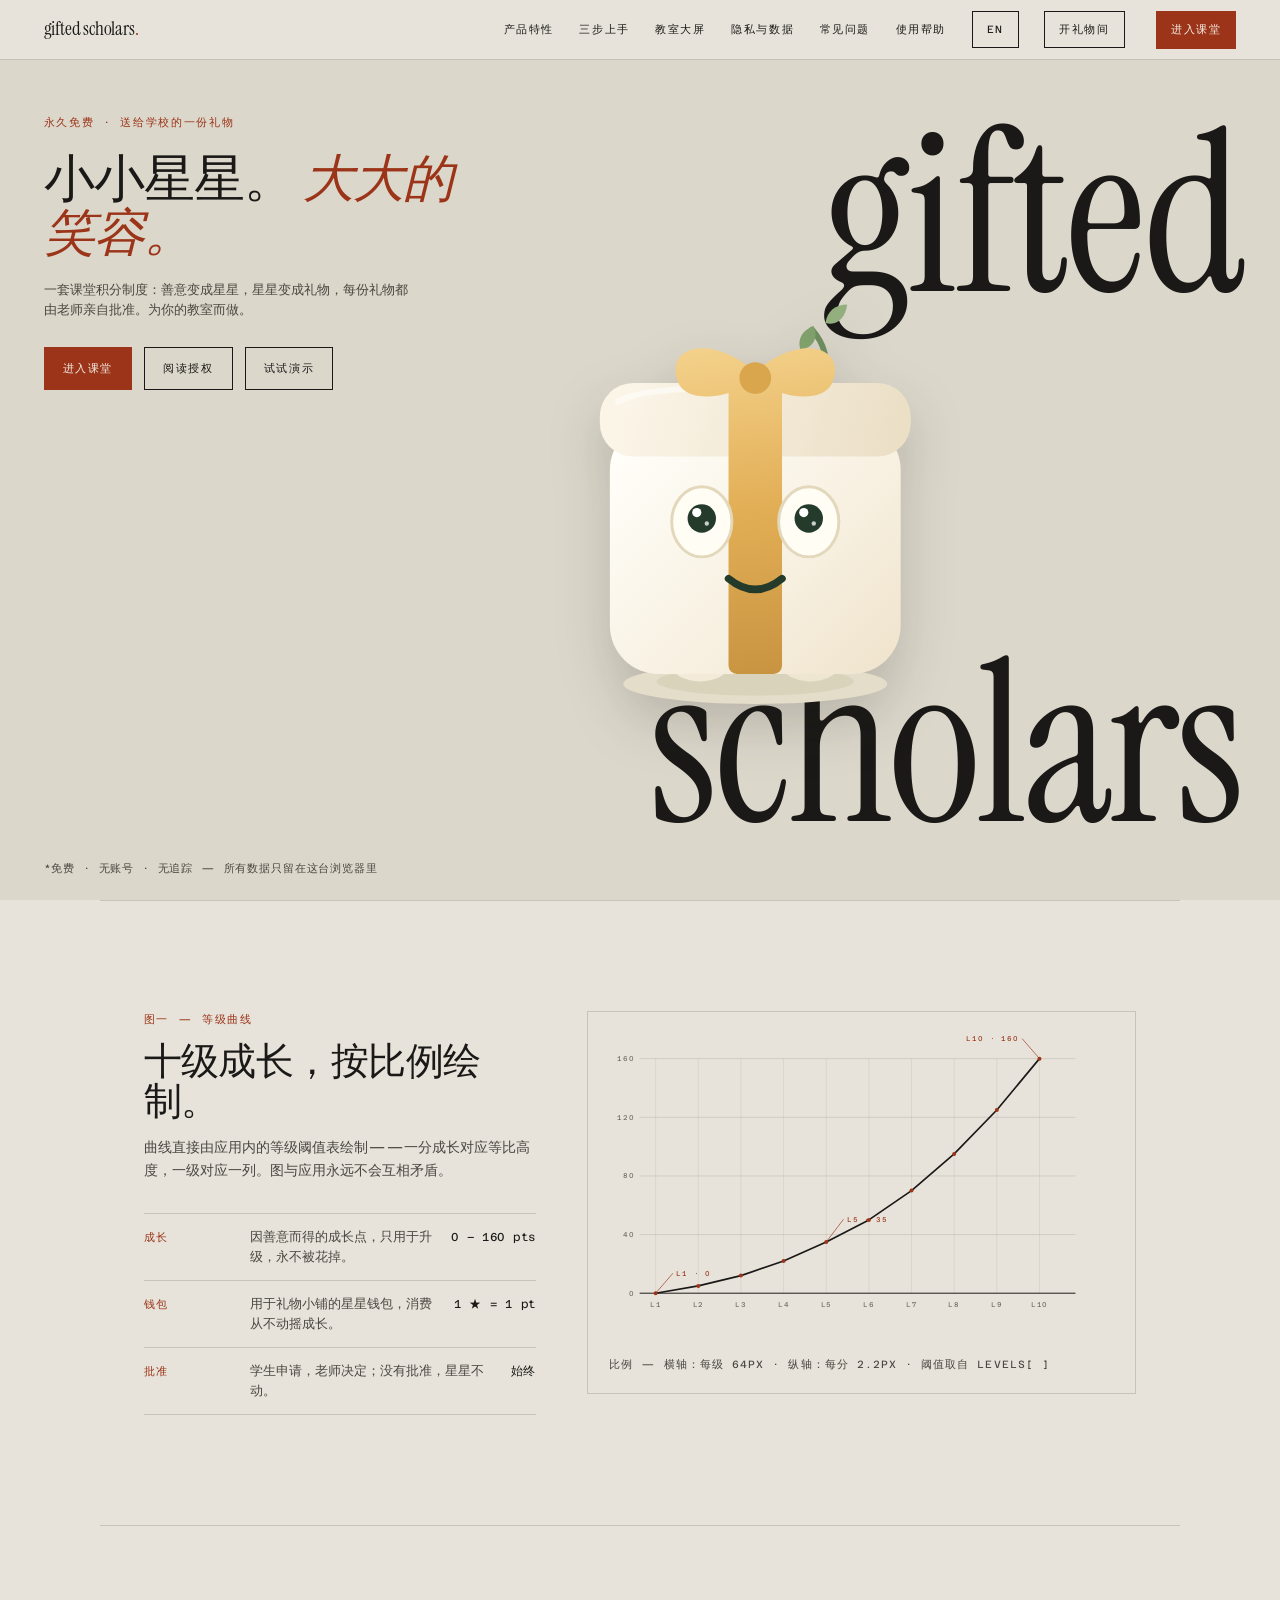
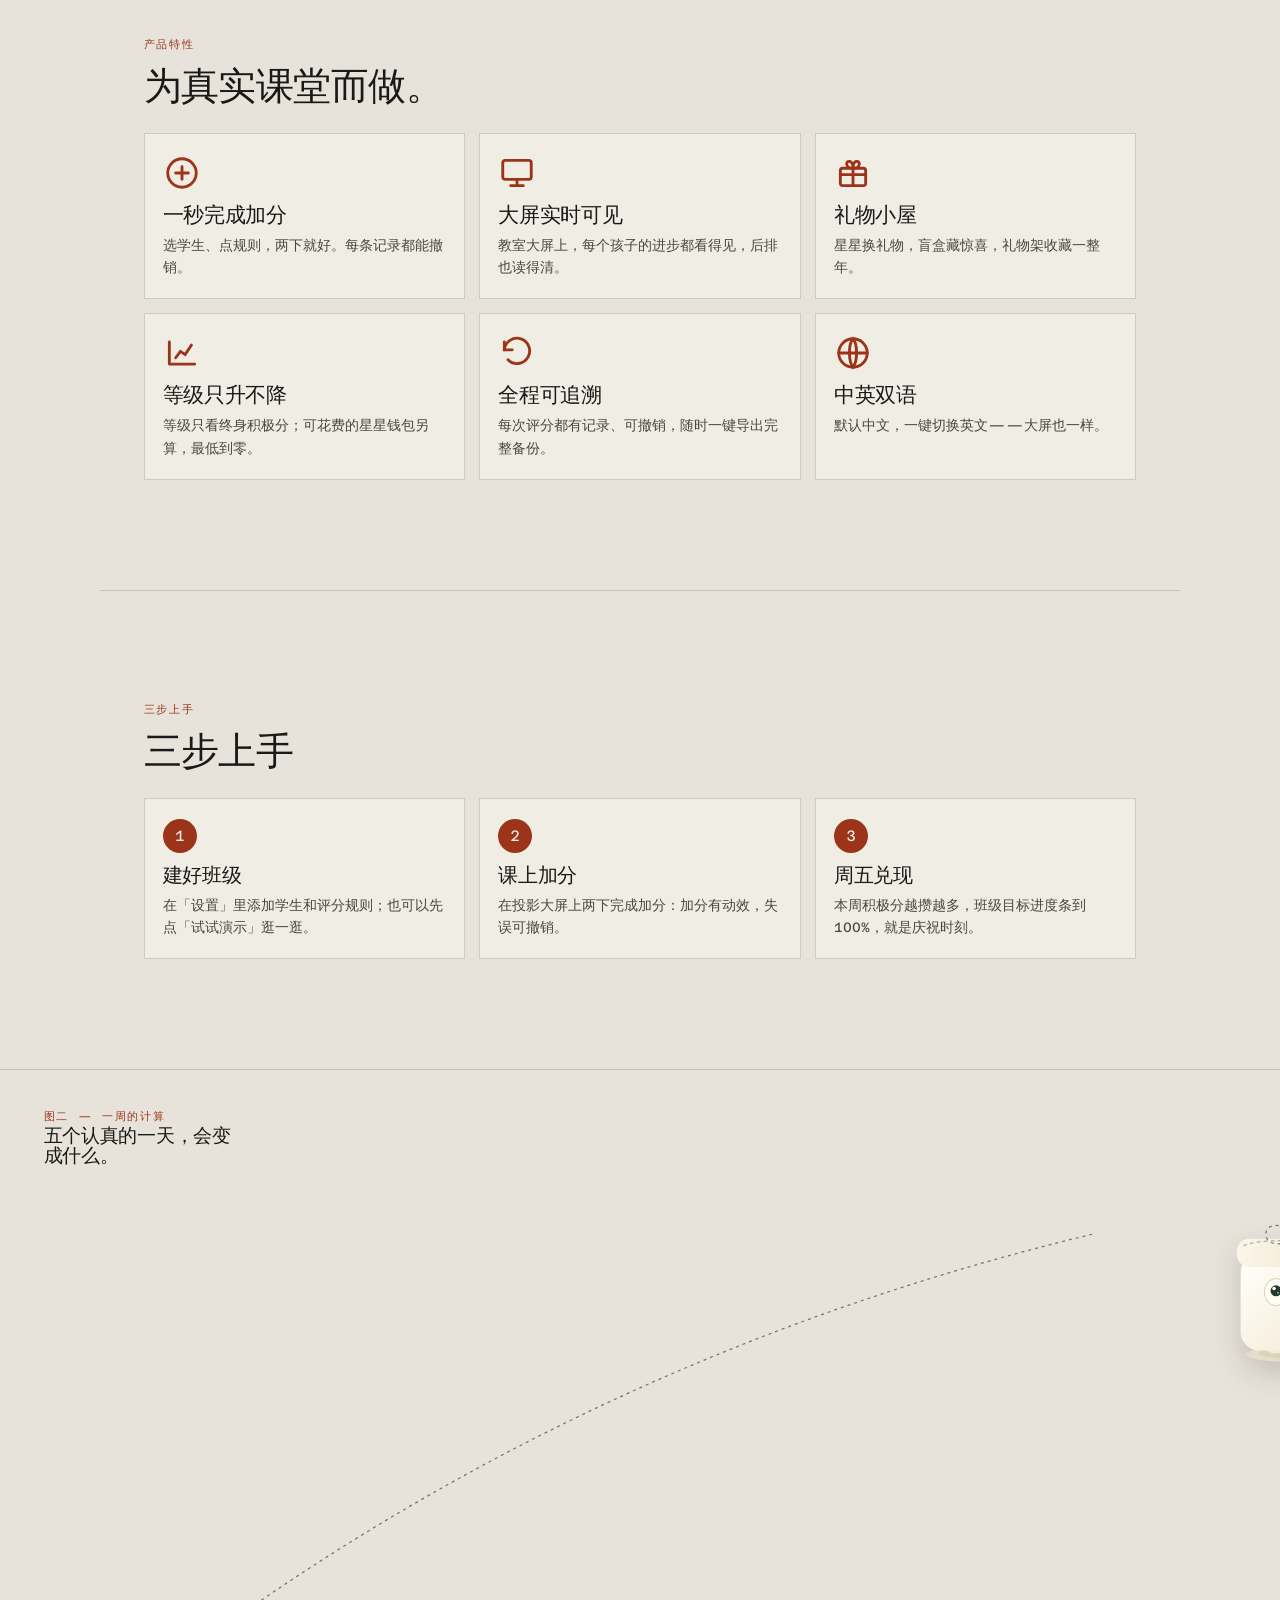
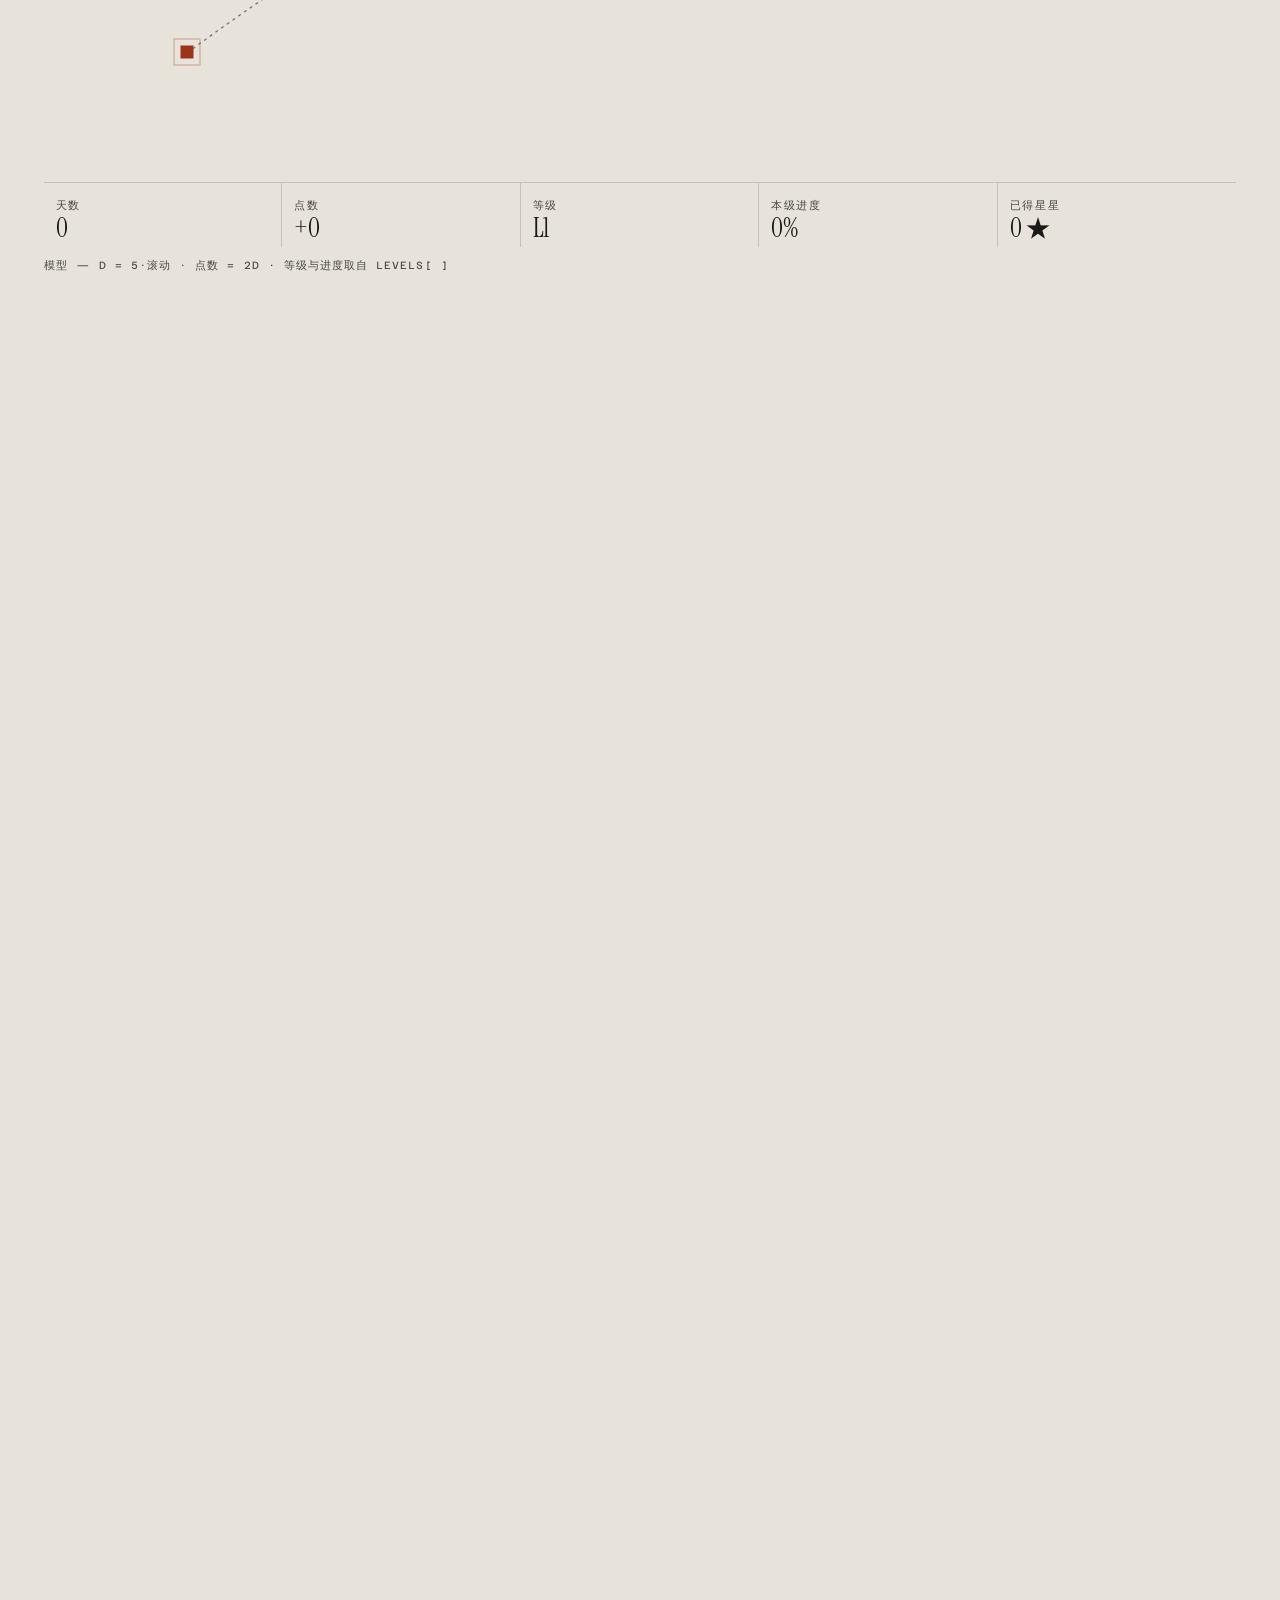
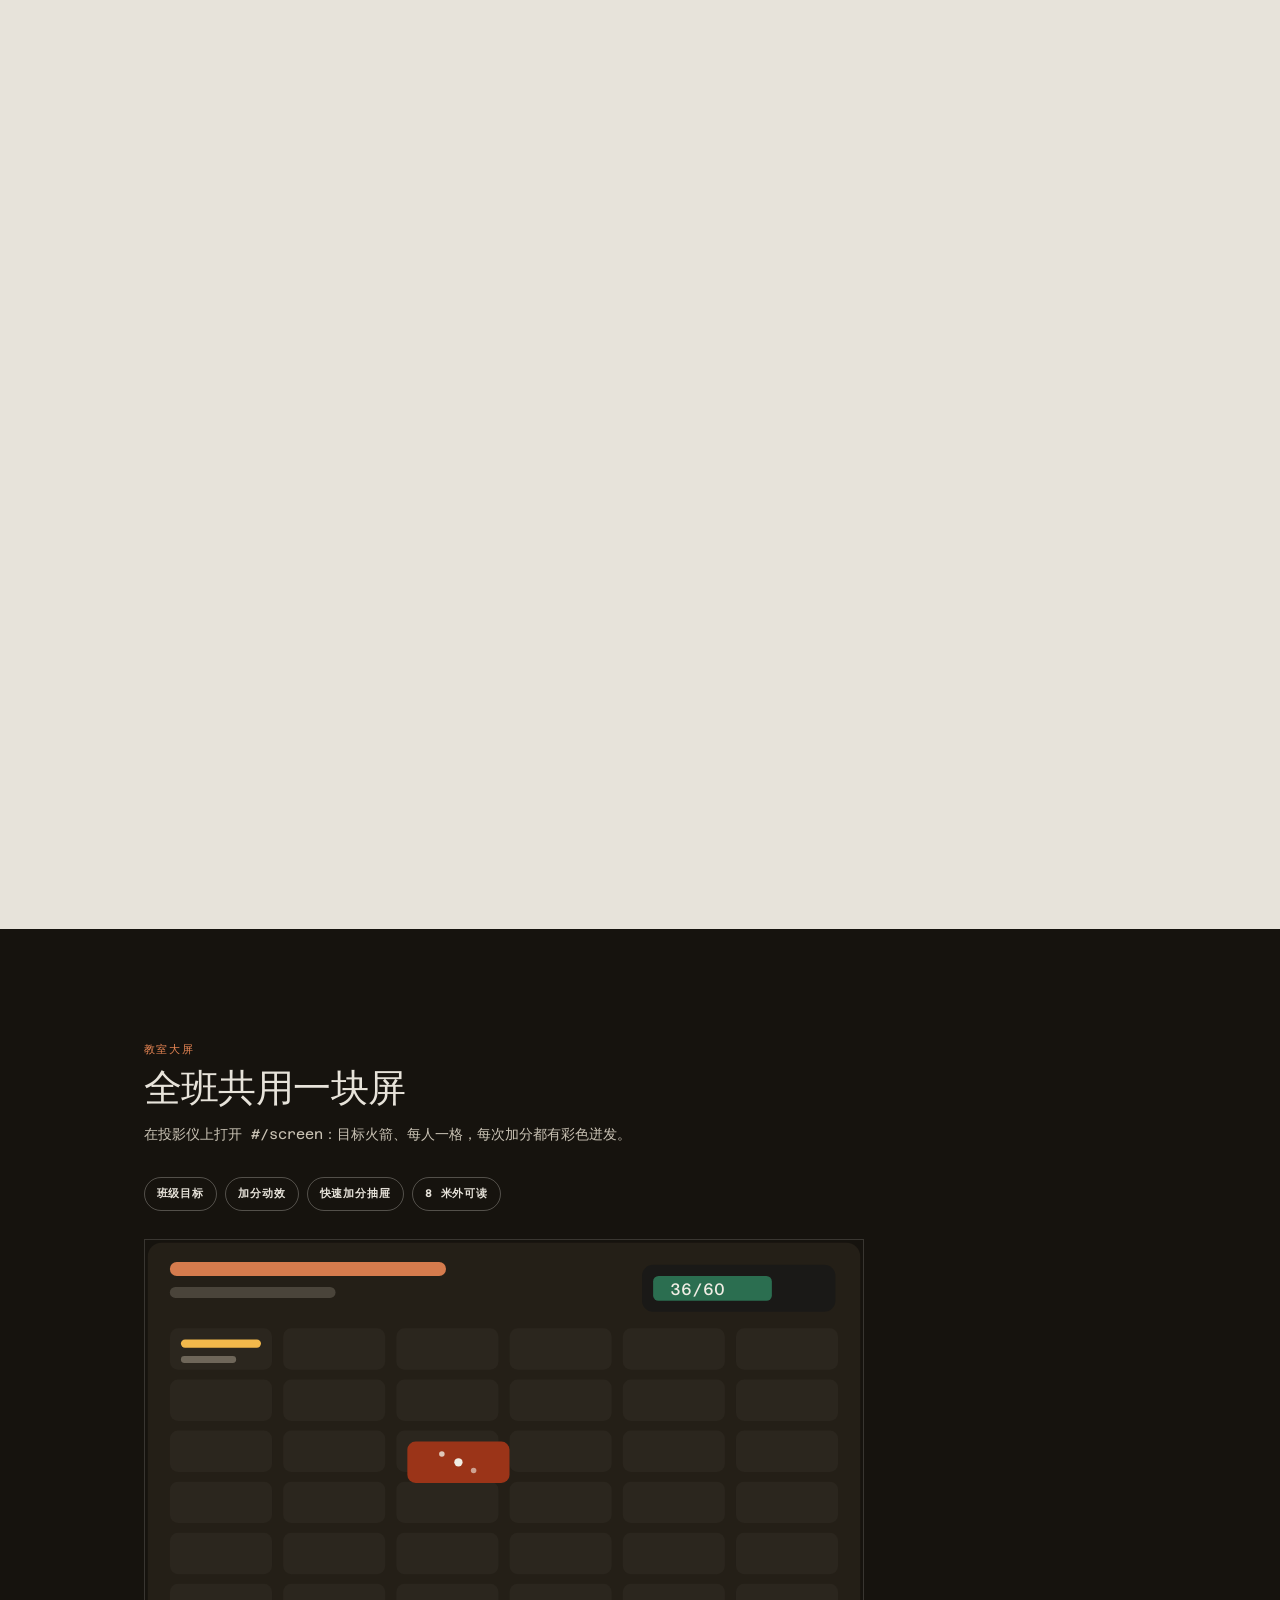
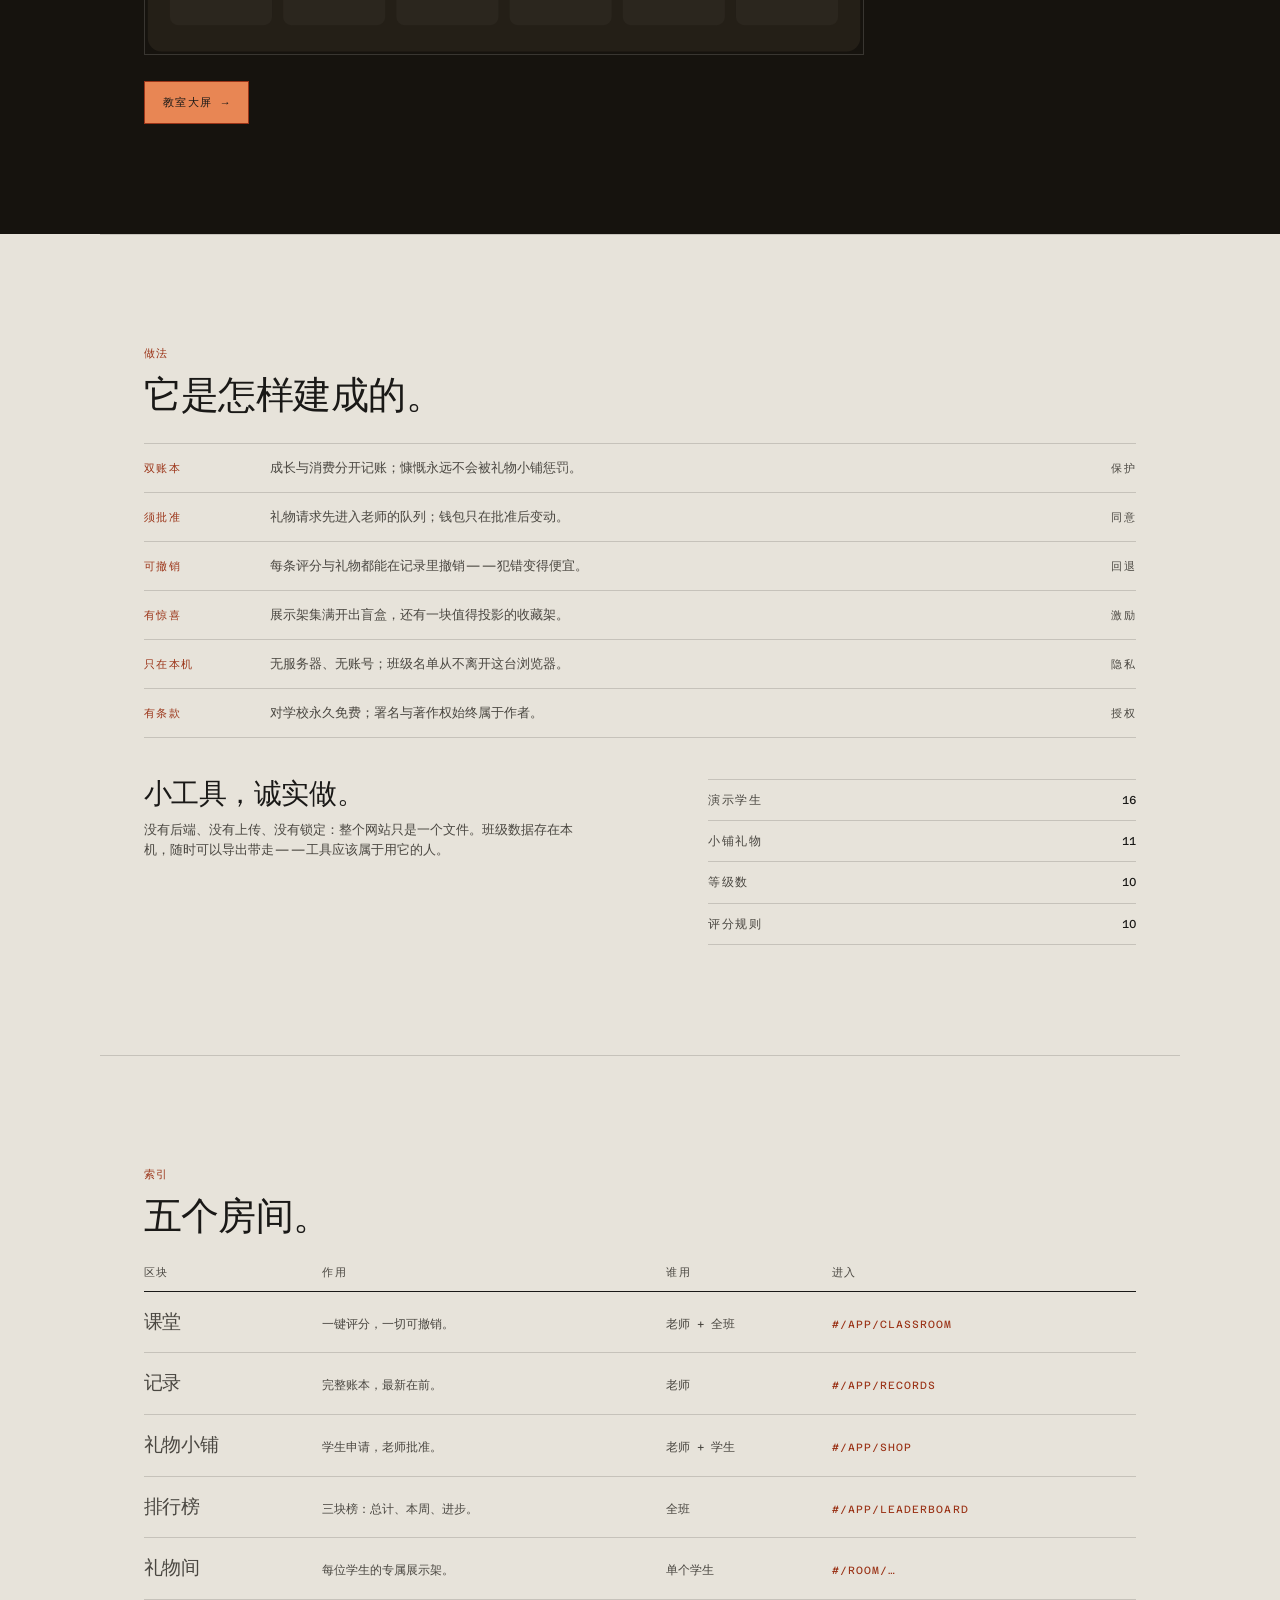
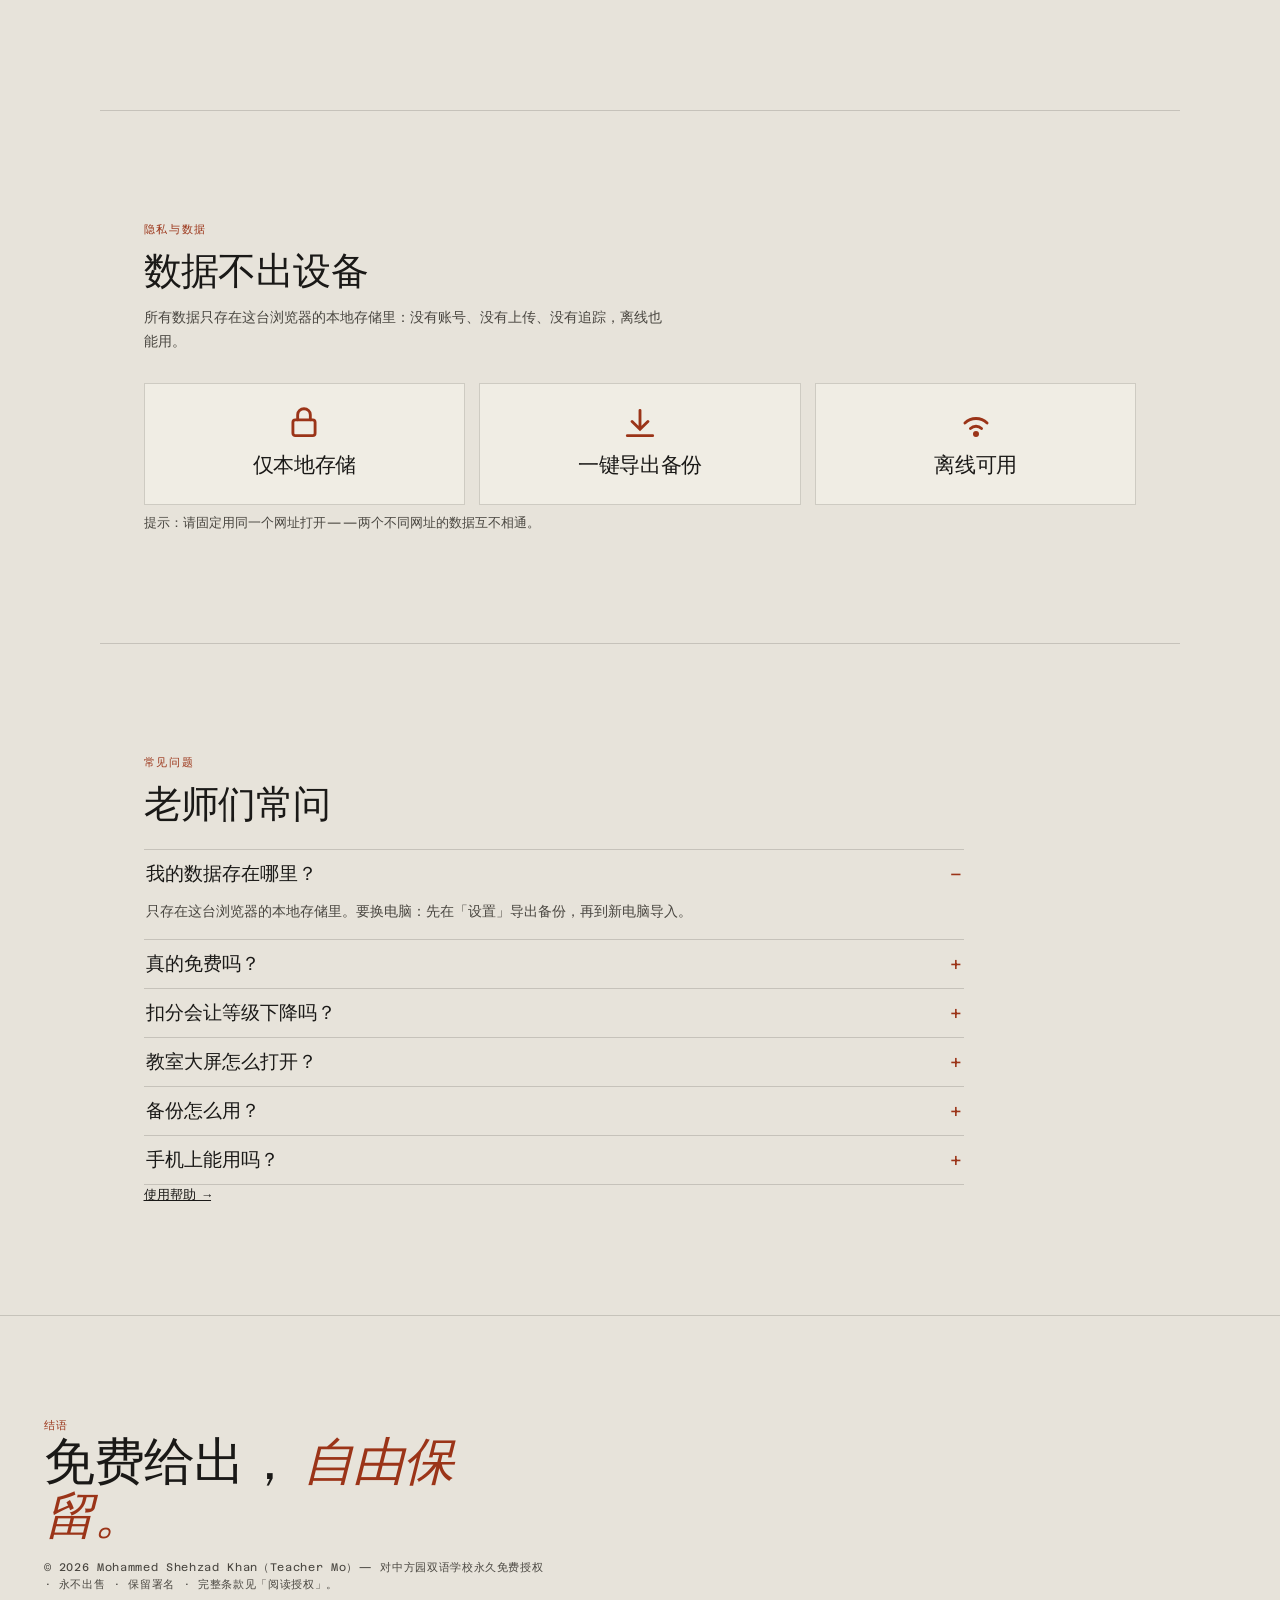
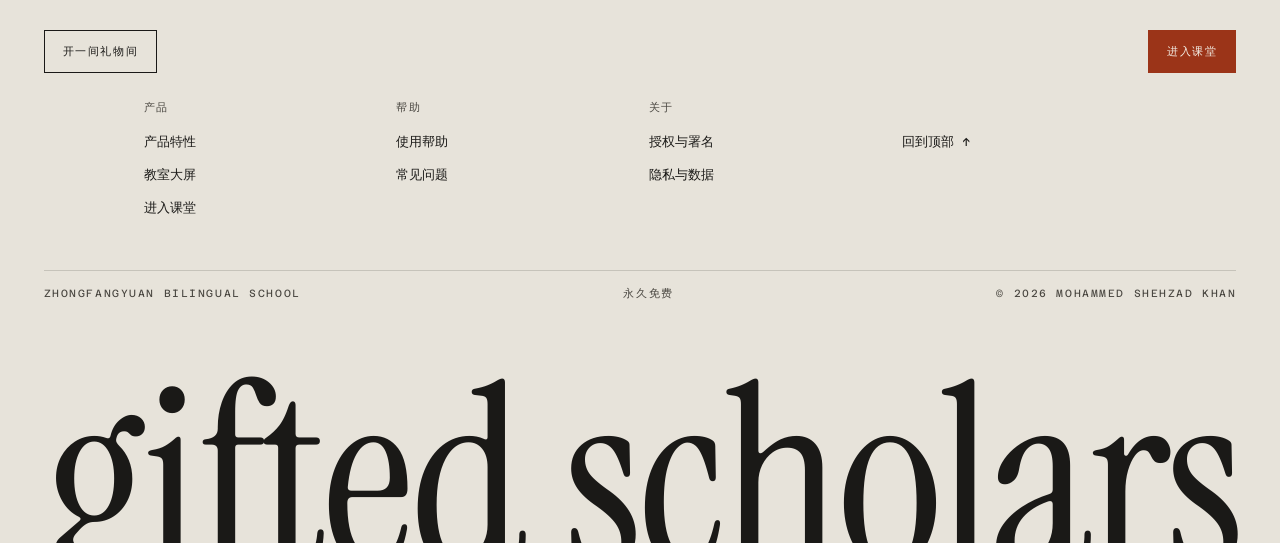
<file: index.html>
<!doctype html>
<html lang="en">
<!--
  ============================================================
  Gifted Scholars — classroom points & virtual gifts
  Copyright (c) 2026 Mohammed Shehzad Khan ("Teacher Mo"). All rights reserved.

  This site was created by Mohammed Shehzad Khan and donated as a FREE gift
  to ZhongFangYuan Bilingual School. See LICENSE.txt: the work remains the
  property of the author; it may never be sold or charged for. Please keep
  this notice and the footer credit intact.

  Fonts: Instrument Serif 400 (roman + italic) & Azeret Mono 400/500/600,
  SIL Open Font License 1.1 — license files shipped in /fonts/.
  ============================================================
-->
<head>
<meta charset="UTF-8">
<meta name="viewport" content="width=device-width, initial-scale=1.0">
<meta name="theme-color" content="#E7E3DA">
<meta name="author" content="Mohammed Shehzad Khan (Teacher Mo)">
<meta name="description" content="Playful classroom points with real character. Earn stars, collect gifts, celebrate kindness. A free gift to ZhongFangYuan Bilingual School, built by Teacher Mo.">
<title>Gifted Scholars — little stars. big smiles.</title>
<link rel="icon" href="data:image/svg+xml,%3Csvg xmlns='http://www.w3.org/2000/svg' viewBox='0 0 64 64'%3E%3Crect width='64' height='64' fill='%23E7E3DA'/%3E%3Crect x='14' y='14' width='36' height='36' fill='none' stroke='%231A1917' stroke-width='3'/%3E%3Crect x='27' y='27' width='10' height='10' fill='%239B3418'/%3E%3C/svg%3E">
<script>
/* Old-browser gate (ES5). Missing features => bilingual notice, app stopped. */
(function(){var ok;try{ok=!!(window.CSS&&CSS.supports&&CSS.supports("--gs-t","1")&&CSS.supports("inset","0")&&CSS.supports("grid-template-columns","repeat(auto-fill,minmax(300px,1fr))"));}catch(e){ok=false;}
try{ok=ok&&typeof Array.from==="function"&&typeof Set==="function"&&typeof Promise!=="undefined"&&!!String.prototype.codePointAt&&typeof Object.assign==="function";}catch(e){ok=false;}
if(ok)return;window.__GS_BLOCKED=true;document.title="Gifted Scholars — browser update needed / 请更新浏览器";
document.write('<style>body>*:not(#gs-old){display:none !important}</style>');
function show(){var d=document.createElement("div");d.id="gs-old";
d.setAttribute("style","position:fixed;top:0;right:0;bottom:0;left:0;background:#E7E3DA;color:#1A1917;font-family:Georgia,'Songti SC',serif;padding:48px 24px;text-align:center;line-height:1.7;overflow:auto");
d.innerHTML='<div style="max-width:560px;margin:0 auto"><div style="font-size:44px">🌐</div><h1 style="font-size:26px;margin:14px 0 6px">Please update your browser</h1><p style="font-size:16px;margin:8px 0">This tool needs Chrome or Edge 87+. Your data is safe — please reopen this page in an up-to-date browser.</p><h1 style="font-size:22px;margin:18px 0 6px;font-weight:400">请更新浏览器</h1><p style="font-size:16px;margin:8px 0">本工具需要较新的浏览器（Chrome / Edge 87 及以上）。你的数据不会丢失——请用最新版浏览器打开本页。</p></div>';
(document.body||document.documentElement).appendChild(d);}
if(document.readyState==="loading"){document.addEventListener("DOMContentLoaded",show);}else{show();}})();
</script>
<style>
@font-face{font-family:'Azeret Mono';font-style:normal;font-weight:400;font-display:swap;src:url([data-uri]) format('woff2');}
@font-face{font-family:'Azeret Mono';font-style:normal;font-weight:500;font-display:swap;src:url([data-uri]) format('woff2');}
@font-face{font-family:'Azeret Mono';font-style:normal;font-weight:600;font-display:swap;src:url([data-uri]) format('woff2');}
@font-face{font-family:'Instrument Serif';font-style:italic;font-weight:400;font-display:swap;src:url([data-uri]) format('woff2');}
@font-face{font-family:'Instrument Serif';font-style:normal;font-weight:400;font-display:swap;src:url([data-uri]) format('woff2');}

/* ============ tokens ============ */
:root{
  --paper:#E7E3DA; --paper-2:#DCD7CB; --ink:#1A1917; --ink-soft:#4A4741;
  --teal:#1A1917; --teal-deep:#1A1917; --teal-tint:#DCD7CB;
  --gold:#9B3418; --gold-tint:#EDE7DA;
  --coral:#9B3418; --coral-tint:#EFE0D8;
  --white:#F0EDE4;
  --leaf:#2E7D5B; --leaf-tint:#E2F1EA; --night:#16130E; --night-2:#241F17;
  --r-m:16px; --r-l:24px; --shadow-m:0 8px 24px rgba(60,45,20,.10);
  --radius:0px; --bd:1px solid rgba(26,25,23,.22);
  --shadow:none;
  --font-round:"Instrument Serif","Songti SC","STSong","Noto Serif SC",serif,'Hiragino Sans GB','Microsoft YaHei','Noto Sans SC',sans-serif;
  --font-body:"Azeret Mono",ui-monospace,SFMono-Regular,Menlo,'PingFang SC','Hiragino Sans GB','Microsoft YaHei','Noto Sans SC',sans-serif;
}
*{box-sizing:border-box;margin:0;padding:0}
html{scroll-behavior:smooth}
body{background:var(--paper);color:var(--ink);font-family:var(--font-body);font-size:16px;line-height:1.55;-webkit-font-smoothing:antialiased}
h1,h2,h3,h4{font-family:var(--font-round);font-weight:400;line-height:1.15;letter-spacing:-.015em}
a{color:var(--teal-deep)}
button{font:inherit;cursor:pointer}
:focus-visible{outline:2px solid var(--gold);outline-offset:2px;border-radius:0}
.num{font-variant-numeric:tabular-nums}
.hide{display:none!important}

/* ============ primitives ============ */
.stk{background:var(--white);border:var(--bd);border-radius:var(--radius);box-shadow:var(--shadow)}
.btn{display:inline-flex;align-items:center;justify-content:center;gap:8px;border:var(--bd);border-radius:12px;background:var(--white);color:var(--ink);padding:10px 18px;font-family:var(--font-round);font-weight:700;box-shadow:var(--shadow);min-height:44px;transition:transform .06s ease,box-shadow .06s ease;text-decoration:none}
.btn:active{transform:translate(2px,2px);box-shadow:1px 1px 0 var(--ink)}
.btn.primary{background:var(--teal);color:var(--white)}
.btn.gold{background:var(--gold);color:var(--white)}
.btn.ghost{box-shadow:none;border-color:transparent;background:transparent;text-decoration:underline;text-underline-offset:3px;font-weight:600;min-height:44px}
.btn.danger{background:var(--coral);color:var(--white)}
.btn.sm{padding:6px 12px;min-height:36px;font-size:14px}
.chip{border:var(--bd);border-radius:999px;padding:8px 14px;font-weight:700;font-size:14px;background:var(--white);box-shadow:2px 2px 0 var(--ink);min-height:44px;display:inline-flex;align-items:center;gap:6px}
.chip:active{transform:translate(1px,1px);box-shadow:1px 1px 0 var(--ink)}
.chip.plus{background:var(--teal-tint)}
.chip.minus{background:var(--coral-tint)}
.tag{display:inline-block;border:2px solid var(--ink);border-radius:8px;padding:1px 8px;font-size:12px;font-weight:800;background:var(--gold-tint)}
input[type=text],input[type=number],select,textarea{border:var(--bd);border-radius:10px;padding:8px 10px;background:var(--white);font:inherit;color:var(--ink);width:100%}
input:focus-visible,select:focus-visible{outline:3px solid var(--gold);outline-offset:1px}
label{font-weight:700;font-size:14px}

/* ============ app shell ============ */
.shell{display:grid;grid-template-columns:220px 1fr;min-height:100vh}
.rail{border-right:var(--bd);padding:18px 12px;display:flex;flex-direction:column;gap:6px;background:var(--paper-2);position:sticky;top:0;height:100vh}
.rail .logo{display:flex;align-items:center;gap:8px;font-family:var(--font-round);font-weight:800;text-decoration:none;color:var(--ink);padding:6px 8px 16px;font-size:17px}
.rail a.tab{display:flex;align-items:center;gap:10px;padding:11px 12px;border-radius:10px;text-decoration:none;color:var(--ink);font-weight:700;border:2px solid transparent;min-height:44px}
.rail a.tab:hover{background:var(--white)}
.rail a.tab[aria-current=page]{background:var(--white);border:var(--bd);box-shadow:2px 2px 0 var(--ink)}
.rail .foot{margin-top:auto;font-size:12px;color:var(--ink-soft);padding:8px}
.main{padding:26px 28px 90px;max-width:1120px;width:100%}
.pagehead{display:flex;align-items:baseline;gap:14px;flex-wrap:wrap;margin-bottom:20px}
.pagehead h1{font-size:28px;font-weight:800}
.pagehead .sub{color:var(--ink-soft);font-size:14px}
.tabs{display:flex;gap:8px;flex-wrap:wrap;margin-bottom:18px}
.tabs .chip[aria-pressed=true]{background:var(--ink);color:var(--paper)}

/* classroom */
.toolbar{display:flex;gap:10px;flex-wrap:wrap;align-items:center;margin-bottom:14px}
.grid{display:grid;grid-template-columns:repeat(auto-fill,minmax(150px,1fr));gap:14px}
.card{padding:14px;position:relative;cursor:pointer;background:var(--white)}
.card .pick{position:absolute;top:8px;right:8px;width:26px;height:26px;border:var(--bd);border-radius:8px;background:var(--white);display:flex;align-items:center;justify-content:center;font-size:15px;font-weight:900}
.card.sel{background:var(--gold-tint)}
.card.sel .pick{background:var(--gold)}
.card .av{width:44px;height:44px;border-radius:50%;border:var(--bd);display:flex;align-items:center;justify-content:center;font-family:var(--font-round);font-weight:800;font-size:19px;margin-bottom:8px}
.card .nm{font-weight:800;font-size:15px}
.card .lv{font-size:12px;font-weight:700;color:var(--ink-soft)}
.card .pts{display:flex;gap:12px;margin-top:8px;font-family:var(--font-round)}
.card .net{font-weight:800;font-size:17px}
.card .net.neg{color:var(--coral)}
.card .wallet{font-size:13px;color:var(--ink-soft)}
.card .roomlink{position:absolute;bottom:10px;right:10px;font-size:13px;text-decoration:none;font-weight:700;padding:4px}
.float{position:absolute;left:50%;top:8px;transform:translateX(-50%);font-family:var(--font-round);font-weight:800;font-size:20px;pointer-events:none;animation:floatUp 1s ease-out forwards;z-index:5}
@keyframes floatUp{from{opacity:1;translate:0 0}to{opacity:0;translate:0 -46px}}
.rail-legend{display:flex;gap:10px;flex-wrap:wrap}
.legend{font-size:12.5px;color:var(--ink-soft);display:flex;gap:6px;align-items:center}
.legend b{color:var(--ink)}

/* records & lists */
.list{display:flex;flex-direction:column;gap:10px}
.row{display:flex;gap:14px;align-items:center;padding:12px 16px;flex-wrap:wrap}
.row .who{font-weight:700;font-size:14px;flex:1;min-width:180px}
.row .val{font-family:var(--font-round);font-weight:800;font-size:18px;min-width:52px;text-align:right}
.row .val.neg{color:var(--coral)}
.row .meta{font-size:12.5px;color:var(--ink-soft);min-width:150px}
.row.undone{opacity:.55}
.row.undone .who{text-decoration:line-through}
.empty{padding:34px;text-align:center;color:var(--ink-soft)}
.empty .big{font-size:34px;display:block;margin-bottom:8px}

/* shop */
.shopgrid{display:grid;grid-template-columns:repeat(auto-fill,minmax(230px,1fr));gap:16px}
.item{padding:18px;display:flex;flex-direction:column;gap:8px}
.item .top{display:flex;justify-content:space-between;align-items:flex-start;gap:8px}
.item .emoji{font-size:34px}
.item h3{font-size:16px}
.item .desc{font-size:13px;color:var(--ink-soft);flex:1}
.item .price{font-family:var(--font-round);font-weight:800;font-size:16px}
.item .row-b{display:flex;gap:8px;flex-wrap:wrap;align-items:center}
.item.off{opacity:.6}
.queue{margin-bottom:26px}
.reqrow{display:flex;gap:12px;align-items:center;padding:12px 16px;flex-wrap:wrap}
.reqrow .st-who{font-weight:800}
.reqrow .st-gift{flex:1;min-width:170px}
.pill{font-size:11px;font-weight:800;border:2px solid var(--ink);border-radius:7px;padding:1px 7px}
.pill.pending{background:var(--gold-tint)}
.pill.approved{background:var(--teal-tint)}
.pill.declined{background:var(--coral-tint)}

/* leaderboard */
.podium{display:grid;grid-template-columns:repeat(3,1fr);gap:14px;margin-bottom:22px}
.pod{padding:18px;text-align:center}
.pod .medal{font-size:34px}
.pod .nm{font-family:var(--font-round);font-weight:800;font-size:18px}
.pod .sc{font-size:14px;color:var(--ink-soft)}
.statline{display:flex;gap:12px;flex-wrap:wrap;margin-bottom:22px}
.stat{padding:12px 18px}
.stat .k{font-size:12px;font-weight:800;text-transform:none;color:var(--ink-soft)}
.stat .v{font-family:var(--font-round);font-weight:800;font-size:20px}

/* student room */
.room{max-width:900px;margin:0 auto;padding:26px 20px 80px}
.room .back{margin-bottom:18px}
.roomhead{padding:26px;display:grid;grid-template-columns:auto 1fr auto;gap:22px;align-items:center;background:var(--gold-tint)}
.roomhead .bigav{width:84px;height:84px;border-radius:50%;border:var(--bd);display:flex;align-items:center;justify-content:center;font-size:40px;background:var(--white)}
.roomhead h1{font-size:30px}
.lvl-bar{height:16px;border:var(--bd);border-radius:999px;background:var(--white);overflow:hidden;margin-top:8px;width:min(320px,100%)}
.lvl-bar i{display:block;height:100%;background:var(--gold);transition:width .5s ease}
.room .walletbox{font-family:var(--font-round);text-align:center}
.room .walletbox .v{font-size:30px;font-weight:800}
.shelf{margin-top:26px}
.shelf h2{font-size:20px;margin-bottom:4px}
.shelf .sub{font-size:13px;color:var(--ink-soft);margin-bottom:14px}
.shelfgrid{display:grid;grid-template-columns:repeat(auto-fill,minmax(96px,1fr));gap:12px}
.slot{padding:12px 8px;text-align:center;min-height:104px;display:flex;flex-direction:column;align-items:center;justify-content:center;gap:4px}
.slot .g{font-size:32px}
.slot .gname{font-size:11.5px;font-weight:700;line-height:1.25}
.slot.rar-rare{background:var(--teal-tint)}
.slot.rar-epic{background:var(--gold-tint);box-shadow:3px 3px 0 var(--ink),inset 0 0 0 2px var(--gold)}
.slot.empty-slot{border-style:dashed;box-shadow:none;color:var(--ink-soft);background:transparent}
.actionsbar{display:flex;gap:12px;flex-wrap:wrap;margin-top:26px}
.reqlist{margin-top:26px}

/* overlays */
.overlay{position:fixed;inset:0;background:rgba(51,48,43,.45);display:flex;align-items:center;justify-content:center;z-index:100;padding:20px}
.modal{max-width:520px;width:100%;padding:26px;max-height:86vh;overflow:auto}
.modal h2{font-size:22px;margin-bottom:12px}
.modal .btns{display:flex;gap:10px;justify-content:flex-end;margin-top:22px;flex-wrap:wrap}
.toastwrap{position:fixed;bottom:22px;left:50%;transform:translateX(-50%);z-index:200;display:flex;flex-direction:column;gap:8px;align-items:center;pointer-events:none}
.toast{border:var(--bd);border-radius:12px;background:var(--ink);color:var(--paper);padding:10px 18px;font-weight:700;box-shadow:var(--shadow);animation:toastIn .18s ease-out}
@keyframes toastIn{from{opacity:0;translate:0 10px}to{opacity:1;translate:0 0}}
/* gift burst */
.burst{position:fixed;inset:0;display:flex;align-items:center;justify-content:center;z-index:150;pointer-events:none}
.burst .box{font-size:110px;animation:boxShake .5s ease,boxPop .45s ease .5s forwards}
.burst .gift{font-size:130px;animation:giftIn .6s cubic-bezier(.2,1.6,.4,1) .75s forwards;opacity:0;position:absolute}
.burst .conf{position:absolute;width:14px;height:14px;border:2px solid var(--ink);animation:confFall 1.1s ease-in .8s forwards;opacity:0}
@keyframes boxShake{0%,100%{rotate:0deg}25%{rotate:-9deg}75%{rotate:9deg}}
@keyframes boxPop{to{scale:1.9;opacity:0}}
@keyframes giftIn{from{opacity:0;scale:.2;rotate:-14deg}to{opacity:1;scale:1;rotate:0deg}}
@keyframes confFall{from{opacity:1;translate:0 0;rotate:0deg}to{opacity:0;translate:0 42vh;rotate:340deg}}
/* level up */
.lvlup{position:fixed;inset:0;display:flex;align-items:center;justify-content:center;z-index:160;background:rgba(51,48,43,.5)}
.lvlup .card{padding:38px;text-align:center;animation:giftIn .5s cubic-bezier(.2,1.6,.4,1)}
.lvlup .medal{font-size:70px;display:block}
@media (prefers-reduced-motion:reduce){
  *,*::before,*::after{animation-duration:.01ms!important;animation-iteration-count:1!important;transition-duration:.01ms!important;scroll-behavior:auto!important}
}

/* responsive */
@media (max-width:880px){

  .shell{grid-template-columns:1fr}
  .rail{position:fixed;bottom:0;top:auto;left:0;right:0;height:auto;flex-direction:row;border-right:none;border-top:var(--bd);padding:6px 8px;z-index:60;overflow-x:auto}
  .rail .logo,.rail .foot{display:none}
  .rail a.tab{flex-direction:column;gap:2px;font-size:11px;padding:6px 10px;min-width:64px;justify-content:center}
  .main{padding:18px 14px 110px}
  .roomhead{grid-template-columns:1fr;text-align:center}
  .roomhead .bigav{margin:0 auto}
  .podium{grid-template-columns:1fr}
}
/* ============ kid visual system — scoped to .app-ui (Task 13) ============ */
/* Landing (gs-page) is deliberately editorial and untouched by this block. */
.app-ui{--radius:14px;--bd:1.5px solid rgba(26,25,23,.16)}
.app-ui .btn,.app-ui .btn.sm{min-height:44px;border-radius:999px;font-weight:700;letter-spacing:.01em}
.app-ui .btn.primary{background:#E88654;color:#1A1917;border-color:#C96A38;box-shadow:0 3px 0 #C96A38}
.app-ui .btn.primary:active{transform:translateY(2px);box-shadow:0 1px 0 #C96A38}
.app-ui .btn.danger{border-radius:999px}
.app-ui .card,.app-ui .stk{border-radius:var(--radius)}
.app-ui .tab{border-radius:999px;min-height:44px;display:flex;align-items:center;gap:8px}
.app-ui .tab[aria-current="page"]{background:#FBBC94;font-weight:700}
.app-ui input[type="text"],.app-ui input[type="number"],.app-ui textarea,.app-ui select{
  min-height:44px;border-radius:10px;border:1.5px solid rgba(26,25,23,.2);font-size:16px}
.app-ui .chip,.app-ui .rule{border-radius:999px;min-height:44px}
.app-ui .stu{border-radius:14px}
.app-ui .pagehead h1{font-family:var(--font-round)}
.app-ui button:focus-visible,.app-ui a:focus-visible,.app-ui input:focus-visible{
  outline:3px solid #E88654;outline-offset:2px}
.app-ui .av,.app-ui .bigav{border-radius:50%}
.app-ui .empty .big{font-size:44px}
@media (prefers-reduced-motion: reduce){.app-ui .btn.primary:active{transform:none}}

/* audit/T5: classroom card hit-target (restored - append was lost to a failed && chain) */
.card{position:relative}
.card .cardhit{position:absolute;inset:0;background:none;border:0;cursor:pointer;z-index:0;padding:0;font:inherit;color:inherit}
.card .roomlink{position:relative;z-index:1}
.card .cardhit:focus-visible{outline:3px solid #E88654;outline-offset:-3px}

/* ============ Big Screen (#/screen) — WP5 ============ */
/* Binding 8-metre type scale (spec §6.1 / amendment 4). Tiles refine in Task 9. */
:root{
  --scr-name:32px;
  --scr-pts:44px;
  --scr-lv:24px;
  --scr-goal:32px;
  --scr-tile:300px;
}
.screen-root{
  min-height:100vh;
  display:flex;flex-direction:column;
  background:var(--paper);color:var(--ink);
}
.scr-top{
  display:flex;justify-content:space-between;align-items:flex-start;gap:18px;
  padding:20px 26px 14px;
  border-bottom:var(--bd);
}
.scr-class{font-size:var(--scr-goal);font-family:var(--font-round);line-height:1.1;display:block;}
.scr-goal{margin-top:12px;max-width:640px;}
.scr-goal-head{display:flex;justify-content:space-between;align-items:baseline;gap:14px;}
.scr-goal-label{font-size:22px;font-family:var(--font-round);}
.scr-goal-nums{font-size:20px;}
.scr-track{
  position:relative;height:20px;margin-top:8px;
  border:2px solid var(--ink);border-radius:999px;background:var(--white);
}
.scr-track i{display:block;height:100%;background:var(--coral);border-radius:999px;transition:width .7s cubic-bezier(.22,1,.36,1);}
.scr-rocket{position:absolute;top:-16px;font-size:28px;transition:left .7s cubic-bezier(.22,1,.36,1);}
.scr-btns{display:flex;gap:10px;flex-shrink:0;}
.scr-btn{
  display:inline-flex;align-items:center;gap:8px;
  min-height:52px;padding:10px 18px;
  font-size:20px;font-family:var(--font-body);
  border:var(--bd);border-radius:14px;background:var(--white);color:var(--ink);
  cursor:pointer;text-decoration:none;
}
.scr-btn:hover{background:var(--paper-2);}
.scr-grid{
  display:grid;grid-template-columns:repeat(auto-fill,minmax(210px,1fr));
  gap:16px;padding:22px 26px;
  align-content:start;flex:1;
}
.scr-tile{
  border:var(--bd);border-radius:18px;background:var(--white);
  padding:16px 18px;display:flex;flex-direction:column;gap:6px;
}
.scr-name{font-size:var(--scr-name);font-weight:700;font-family:var(--font-round);line-height:1.15;}
.scr-pts{font-size:var(--scr-pts);font-weight:700;}
.scr-lv{font-size:var(--scr-lv);color:var(--ink-soft);}
.scr-bar{height:12px;border:2px solid var(--ink);border-radius:999px;background:var(--paper);overflow:hidden;}
.scr-bar i{display:block;height:100%;background:var(--teal);border-radius:999px;}
.visually-hidden{position:absolute;width:1px;height:1px;overflow:hidden;clip:rect(0 0 0 0);white-space:nowrap;}
#scrChip{position:fixed;left:50%;bottom:26px;transform:translateX(-50%);}
@media (prefers-reduced-motion: reduce){
  .scr-track i,.scr-rocket{transition:none;}
}

/* Task 9: tile grid — 6 columns x 5 rows at 1920x1080 => 24-30 tiles, no page scroll;
   more students scroll INSIDE the grid (header/goal stay pinned). */
.screen-root{height:100vh;overflow:hidden;}
.scr-grid{
  flex:1;min-height:0;
  overflow-y:auto;
  display:grid;
  grid-template-columns:repeat(auto-fill,minmax(var(--scr-tile),1fr));
  grid-auto-rows:min-content; /* tiles use overflow:hidden (pop fx) -> grid min-size would collapse rows on narrow layouts */
  gap:10px;
  padding:6px 16px 16px;
  align-content:start;
}
.scr-tile{
  background:var(--white);
  border:2px solid hsl(var(--h),45%,70%);
  border-radius:18px;
  padding:8px 14px 12px;
  display:flex;flex-direction:column;gap:2px;
  min-width:0;
}
.scr-row1{display:flex;align-items:center;justify-content:space-between;gap:8px;}
.scr-av{
  width:44px;height:44px;border-radius:50%;
  background:hsl(var(--h),55%,82%);
  display:inline-flex;align-items:center;justify-content:center;
  font-size:24px;font-family:var(--font-round);
}
.scr-lv{font-size:var(--scr-lv);color:var(--ink-soft);white-space:nowrap;}
.scr-name{
  font-size:var(--scr-name);line-height:1.08;font-family:var(--font-round);
  white-space:nowrap;overflow:hidden;text-overflow:ellipsis;
}
.scr-pts{font-size:var(--scr-pts);line-height:1.05;color:var(--ink);}
.scr-bar{height:8px;border-radius:4px;background:var(--paper-2);overflow:hidden;}
.scr-bar i{display:block;height:100%;background:hsl(var(--h),60%,55%);}
@media (max-width:1100px){:root{--scr-tile:260px;--scr-name:24px;--scr-pts:34px;--scr-lv:18px;--scr-goal:24px;}}

/* Task 10: pops, confetti, quiet negatives, sound chip */
.scr-tile{position:relative;overflow:hidden}
.scr-tile.pop-pos{animation:scrPop .5s ease-out 1}
.scr-tile.pop-badge::after{
  content:"+" attr(data-popv) " ★";position:absolute;top:8px;right:8px;z-index:5;
  background:#fff;border:2px solid var(--gold,#9B3418);border-radius:999px;
  padding:2px 10px;font-size:22px;font-weight:700;animation:scrBadge 2.4s ease-out 1 forwards;
}
.scr-tile.pop-neg::after{
  content:"−" attr(data-popn);position:absolute;top:8px;right:8px;z-index:5;
  background:#eee;border:1px solid #999;border-radius:999px;color:#555;
  padding:1px 9px;font-size:18px;opacity:.9;animation:scrBadge 2.2s ease-out 1 forwards;
}
.scr-confetti{position:absolute;left:var(--cx,50%);top:38%;width:9px;height:9px;border-radius:2px;
  background:hsl(calc(var(--hue,40)*3.6) 90% 55%);pointer-events:none;z-index:4;
  animation:scrFall var(--dur,1.2s) cubic-bezier(.2,.6,.4,1) 1 forwards}
@keyframes scrFall{to{transform:translate(var(--dx,0),120px) rotate(var(--rot,180deg));opacity:0}}
@keyframes scrPop{0%{transform:scale(1)}35%{transform:scale(1.06)}100%{transform:scale(1)}}
@keyframes scrBadge{0%{opacity:0;transform:translateY(6px)}12%{opacity:1;transform:translateY(0)}80%{opacity:1}100%{opacity:0}}
.scr-chip{background:#fff;border:2px solid var(--gold,#9B3418);border-radius:999px;
  padding:6px 14px;font-size:16px;animation:scrPulse 2s ease-in-out infinite}
@keyframes scrPulse{0%,100%{box-shadow:0 0 0 0 rgba(155,52,24,.25)}50%{box-shadow:0 0 0 8px rgba(155,52,24,0)}}
@media (prefers-reduced-motion: reduce){
  .scr-confetti{display:none}
  .scr-tile.pop-pos,.scr-chip{animation:none}
}

/* Task 11: quick-award drawer — big touch targets (>=48px) */
.drw{position:fixed;inset:0;z-index:60;display:flex;align-items:flex-end;justify-content:center;background:rgba(20,18,15,.35)}
.drw-card{width:min(1200px,96vw);max-height:86vh;overflow:auto;background:var(--paper,#E7E3DA);
  border-radius:18px 18px 0 0;padding:18px 20px;box-shadow:0 -8px 40px rgba(0,0,0,.25)}
.drw-head{display:flex;align-items:center;gap:14px;margin-bottom:12px;font-size:22px}
.drw-head .sub{font-size:16px;color:var(--ink-soft,#4A4741)}
.drw-head .scr-btn{margin-left:auto}
.drw-stus{display:grid;grid-template-columns:repeat(auto-fill,minmax(150px,1fr));gap:10px;margin-bottom:14px}
.drw-stu{display:flex;align-items:center;gap:10px;min-height:52px;padding:8px 12px;font-size:18px;
  border:2px solid rgba(26,25,23,.22);border-radius:12px;background:#fff;cursor:pointer;text-align:left}
.drw-stu.drw-on{border-color:var(--gold,#9B3418);background:var(--gold-tint,#EDE7DA);box-shadow:0 0 0 3px rgba(155,52,24,.2)}
.drw-av{width:34px;height:34px;border-radius:50%;display:grid;place-items:center;font-size:18px;font-weight:700;flex:none}
.drw-nm{flex:1;overflow:hidden;text-overflow:ellipsis;white-space:nowrap}
.drw-pt{font-variant-numeric:tabular-nums;color:var(--ink-soft,#4A4741)}
.drw-rules{display:flex;flex-wrap:wrap;gap:10px}
.drw-rule{display:flex;align-items:center;gap:8px;min-height:52px;min-width:120px;padding:8px 16px;font-size:19px;
  border:2px solid rgba(26,25,23,.22);border-radius:999px;background:#fff;cursor:pointer}
.drw-rule b{color:#2E7D32}
.drw-rule.drw-neg b{color:#8A6D3B}
.drw-foot{margin-top:14px;display:flex;justify-content:flex-end}
.drw-undo{min-height:48px;padding:8px 18px;font-size:17px;border-radius:999px;border:2px solid rgba(26,25,23,.22);background:#fff;cursor:pointer}
@media (prefers-reduced-motion: reduce){.drw-card{transition:none}}

/* remake: random picker overlay */
.pickcard{max-width:520px;text-align:center}
.pickname{font-family:var(--font-round);font-size:clamp(40px,6vw,64px);line-height:1.1;padding:18px 6px 6px;word-break:break-word}
.picksub{font-size:13px;opacity:.75;margin-top:10px}

/* narrow screens: let the screen top bar wrap so every control stays visible */
@media (max-width:700px){
  .scr-top,.screen-top,.scrhead{flex-wrap:wrap;row-gap:8px}
}
@media (max-width:700px){
  .scr-btns{flex-wrap:wrap;justify-content:flex-end}
}
/* consolidated narrow-screen rule: buttons flow onto their own wrapped rows */
@media (max-width:700px){
  .scr-top{flex-wrap:wrap}
  .scr-btns{flex-wrap:wrap;flex-shrink:1;width:100%;justify-content:flex-start;row-gap:8px}
  .scr-btn{padding-left:12px;padding-right:12px}
}

/* ================================================================
   Gifted Scholars — studio landing (warm editorial system)
   ground #E7E3DA · secondary #DCD7CB · ink #1A1917 · pigment #9B3418
   Instrument Serif (display) · Azeret Mono (labels/data) · radius 0
   ================================================================ */
.gs-page{
  --ground:#E7E3DA; --ground-2:#DCD7CB; --ink:#1A1917; --ink-2:#4A4741;
  --muted:#6E6A61; --pigment:#9B3418; --hair:rgba(26,25,23,.16);
  --serif:"Instrument Serif","Songti SC","STSong","Noto Serif SC",serif;
  --mono:"Azeret Mono",ui-monospace,SFMono-Regular,Menlo,"PingFang SC","Microsoft YaHei",monospace;
  background:var(--ground); color:var(--ink);
  font-family:var(--mono); font-size:12.5px; line-height:1.6;
  min-height:100svh; position:relative;
}
.gs-page ::selection{background:var(--pigment);color:var(--ground)}
.gs-page a{color:inherit}
.gs-page h1,.gs-page h2,.gs-page h3{font-family:var(--serif);font-weight:400;letter-spacing:-.015em;line-height:1.05}
.gs-page .eyebrow{font-family:var(--mono);font-size:10.5px;letter-spacing:.16em;text-transform:uppercase;color:var(--pigment)}
.gs-page .it{font-style:italic;color:var(--pigment)}
html[lang="zh"] .gs-page .it{font-style:normal}

/* ---------- nav ---------- */
.gsnav{position:fixed;top:0;left:0;right:0;height:60px;z-index:60;
  display:flex;align-items:center;gap:26px;padding:0 clamp(16px,3.4vw,48px);
  background:rgba(231,227,218,.82);backdrop-filter:blur(14px);-webkit-backdrop-filter:blur(14px);
  border-bottom:1px solid var(--hair)}
.gsnav .brand{font-family:var(--serif);font-size:19px;letter-spacing:-.01em;text-decoration:none;white-space:nowrap}
.gsnav .brand i{font-style:normal;color:var(--pigment)}
.gsnav .links{display:flex;gap:clamp(14px,2vw,26px);margin-left:auto;align-items:center}
.gsnav .links a{font-family:var(--mono);font-size:10.5px;letter-spacing:.15em;text-transform:uppercase;
  text-decoration:none;color:var(--ink);padding:4px 0;border-bottom:1px solid transparent;transition:border-color .18s ease,color .18s ease}
.gsnav .links a:hover{border-bottom-color:var(--pigment);color:var(--pigment)}
.gsnav .sqbtn{font-family:var(--mono);font-size:10.5px;letter-spacing:.15em;text-transform:uppercase;
  border:1px solid var(--ink);background:transparent;color:var(--ink);border-radius:0;
  padding:9px 14px;cursor:pointer;transition:background .18s ease,color .18s ease}
.gsnav .sqbtn:hover{background:var(--ink);color:var(--ground)}

/* ---------- hero ---------- */
.gshero{position:relative;margin-top:60px;min-height:calc(100svh - 60px);
  background:var(--ground-2);overflow:clip;isolation:isolate}
.gshero .copystack{position:relative;z-index:5;max-width:44vw;padding:clamp(28px,6vh,72px) 0 clamp(28px,6vh,72px) clamp(16px,3.4vw,48px)}
.gshero .eyebrow{display:block;margin-bottom:clamp(14px,2.4vh,26px)}
.gshero h1{font-size:clamp(30px,4vw,56px);max-width:20ch}
.gshero h1 .it{display:inline}
.gshero .lede{margin-top:clamp(14px,2.2vh,24px);max-width:46ch;color:var(--ink-2)}
.gshero .ctas{display:flex;gap:12px;margin-top:clamp(18px,3vh,32px);flex-wrap:wrap}
.gsbtn{display:inline-flex;align-items:center;justify-content:center;font-family:var(--mono);
  font-size:11px;letter-spacing:.15em;text-transform:uppercase;text-decoration:none;
  border:1px solid var(--ink);border-radius:0;padding:12px 18px;background:transparent;color:var(--ink);
  cursor:pointer;transition:background .18s ease,color .18s ease}
.gsbtn:hover{background:var(--ink);color:var(--ground)}
.gsbtn.pig{background:var(--pigment);border-color:var(--pigment);color:#F4EFE6}
.gsbtn.pig:hover{background:var(--ink);border-color:var(--ink)}
.gshero .corner-cap{position:absolute;left:clamp(16px,3.4vw,48px);bottom:clamp(14px,2.6vh,26px);
  z-index:5;font-size:10.5px;letter-spacing:.08em;color:var(--ink-soft);max-width:52ch}

/* split wordmark: two stacked lines bracket the subject */
.gswm{position:absolute;inset:0;z-index:1;pointer-events:none}
.wm-line{position:absolute;right:clamp(12px,3vw,44px);font-family:var(--serif);font-weight:400;
  font-size:clamp(74px,17.5vw,258px);line-height:.82;letter-spacing:-.015em;color:var(--ink);white-space:nowrap}
.wm-top{top:clamp(28px,7vh,72px);z-index:3}
.wm-bot{bottom:clamp(28px,7vh,72px);z-index:1}
.gshero .subject{position:absolute;z-index:2;right:clamp(150px,24vw,430px);bottom:calc(50% - clamp(150px,26vh,280px));
  height:clamp(300px,52vh,560px);width:auto;max-width:60vw;
  filter:drop-shadow(0 22px 26px rgba(26,25,23,.18))}
.gshero .subject svg{height:100%;width:auto;display:block}
/* scroll-bound separation (custom prop --wp set from JS, 0..1).
   Selectors are boosted past the reveal grammar below (.rv.in would
   otherwise override transform at equal specificity). */
html.gs-motion .gs-page .gshero .wm-top{transform:translate3d(0,calc(var(--wp,0)*-20vh),0)}
html.gs-motion .gs-page .gshero .wm-bot{transform:translate3d(0,calc(var(--wp,0)*20vh),0)}
html.gs-motion .gs-page .gshero .subject{transform:translate3d(0,calc(var(--wp,0)*-24vh),0) scale(calc(1 + var(--wp,0)*.06))}

/* ---------- section shell ---------- */
.gsec{padding:clamp(56px,11vh,130px) clamp(16px,3.4vw,48px);border-top:1px solid var(--hair);position:relative}
.gsec .eyebrow{display:block;margin-bottom:14px}
.gsec h2{font-size:clamp(26px,3.2vw,44px);max-width:24ch}
.gsec .seclede{margin-top:14px;max-width:58ch;color:var(--ink-2)}

/* ---------- fig 01 · drawing ---------- */
.gsdraw{display:grid;grid-template-columns:minmax(300px,5fr) minmax(340px,7fr);gap:clamp(24px,4vw,64px);align-items:start}
.gsdraw .dl{margin-top:clamp(18px,3vh,30px);border-top:1px solid var(--hair)}
.gsdraw .dl>div{display:grid;grid-template-columns:92px 1fr auto;gap:14px;padding:13px 0;border-bottom:1px solid var(--hair);align-items:baseline}
.gsdraw .dl dt{font-size:10.5px;letter-spacing:.15em;text-transform:uppercase;color:var(--pigment)}
.gsdraw .dl dd{color:var(--ink-2)}
.gsdraw .dl dd.valdd{text-align:right;white-space:nowrap}
.gsdraw .dl .val{font-size:11.5px;letter-spacing:.06em;color:var(--ink);white-space:nowrap}
.figwrap{border:1px solid var(--hair);background:var(--ground);padding:clamp(10px,1.6vw,22px)}
.figwrap svg{display:block;width:100%;height:auto}
.figwrap .fignote{margin-top:10px;font-size:10.5px;letter-spacing:.1em;text-transform:uppercase;color:var(--ink-soft)}

/* ---------- fig 02 · pinned study ---------- */
.gsstudy{height:340vh;border-top:1px solid var(--hair)}
.gsstudy .stage{position:sticky;top:60px;height:calc(100svh - 60px);overflow:hidden;
  display:flex;flex-direction:column;padding:clamp(20px,4vh,44px) clamp(16px,3.4vw,48px)}
.gsstudy h2{max-width:22ch}
.gsstudy .arcbox{position:relative;flex:1;margin-top:8px}
.gsstudy .arcbox svg{position:absolute;inset:0;width:100%;height:100%}
.gsstudy .arcbox path{fill:none;stroke:var(--ink);stroke-width:1.25;vector-effect:non-scaling-stroke;stroke-dasharray:3 4;opacity:.55}
.gsstudy .stage .subject{position:absolute;right:2%;top:2%;height:clamp(110px,20vh,190px);width:auto;
  filter:drop-shadow(0 12px 14px rgba(26,25,23,.16))}
.gsstudy .stage .subject svg{height:100%;width:auto}
.gsstudy .marker{position:absolute;width:13px;height:13px;background:var(--pigment);border-radius:0;
  transform:translate(-50%,-50%);z-index:3}
.gsstudy .marker::after{content:"";position:absolute;inset:-7px;border:1px solid var(--pigment);opacity:.4}
.gsstudy .readouts{display:grid;grid-template-columns:repeat(5,1fr);border-top:1px solid var(--hair);margin-top:10px}
.gsstudy .readouts>div{padding:14px 12px 4px;border-right:1px solid var(--hair)}
.gsstudy .readouts>div:last-child{border-right:none}
.gsstudy .readouts .k{display:block;font-size:10.5px;letter-spacing:.15em;text-transform:uppercase;color:var(--ink-soft)}
.gsstudy .readouts .v{display:block;font-size:clamp(19px,2vw,30px);letter-spacing:-.01em;color:var(--ink);
  font-family:var(--serif);font-variant-numeric:tabular-nums;line-height:1.15}
.gsstudy .modelnote{margin-top:10px;font-size:10.5px;letter-spacing:.1em;text-transform:uppercase;color:var(--ink-soft)}

/* ---------- practice rows ---------- */
.gsmat .rows{margin-top:clamp(18px,3vh,30px);border-top:1px solid var(--hair)}
.gsmat .row{display:grid;grid-template-columns:110px 1fr auto;gap:16px;padding:14px 0;border-bottom:1px solid var(--hair);align-items:baseline}
.gsmat .row .k{font-size:10.5px;letter-spacing:.15em;text-transform:uppercase;color:var(--pigment)}
.gsmat .row .d{color:var(--ink-2);max-width:64ch}
.gsmat .row .c{font-size:10.5px;letter-spacing:.15em;text-transform:uppercase;color:var(--ink-soft)}
.gsmat .pair{display:grid;grid-template-columns:minmax(280px,6fr) minmax(260px,5fr);gap:clamp(24px,4vw,64px);margin-top:clamp(26px,4.5vh,48px)}
.gsmat .pair h3{font-size:clamp(20px,2.2vw,30px);max-width:22ch}
.gsmat .pair p{margin-top:12px;color:var(--ink-2);max-width:56ch}
.gsmat .pair .data{border-top:1px solid var(--hair)}
.gsmat .pair .data>div{display:flex;justify-content:space-between;gap:14px;padding:11px 0;border-bottom:1px solid var(--hair);font-size:11.5px}
.gsmat .pair .data .k{letter-spacing:.12em;text-transform:uppercase;color:var(--ink-soft)}

/* ---------- work table ---------- */
.gstable .tbl{width:100%;border-collapse:collapse;margin-top:clamp(18px,3vh,30px)}
.gstable th{font-family:var(--mono);font-weight:500;font-size:10.5px;letter-spacing:.15em;text-transform:uppercase;
  color:var(--ink-soft);text-align:left;padding:0 12px 10px 0;border-bottom:1px solid var(--ink)}
.gstable td{padding:15px 12px 15px 0;border-bottom:1px solid var(--hair);vertical-align:baseline}
.gstable td.name{font-family:var(--serif);font-size:clamp(15px,1.5vw,21px);letter-spacing:-.01em}
.gstable td,.gstable td a{font-size:11.5px;color:var(--ink-2)}
.gstable td.enter a{color:var(--pigment);text-decoration:none;border-bottom:1px solid transparent;letter-spacing:.1em;text-transform:uppercase;font-size:10.5px}
.gstable td.enter a:hover{border-bottom-color:var(--pigment)}
.gstable tr:hover td{background:rgba(220,215,203,.5)}

/* ---------- close ---------- */
.gsclose{padding:clamp(56px,11vh,130px) clamp(16px,3.4vw,48px) 0;border-top:1px solid var(--hair);overflow:hidden}
.gsclose h2{font-size:clamp(30px,4vw,56px);max-width:20ch}
.gsclose .fine{margin-top:16px;font-size:11px;letter-spacing:.06em;color:var(--ink-soft);max-width:72ch}
.gsclose .ctas{display:flex;justify-content:space-between;gap:12px;margin-top:clamp(22px,4vh,40px);flex-wrap:wrap}
.gsclose .strip{display:flex;justify-content:space-between;gap:14px;border-top:1px solid var(--hair);
  margin-top:clamp(26px,5vh,52px);padding:14px 0;font-size:10.5px;letter-spacing:.15em;text-transform:uppercase;color:var(--ink-soft);flex-wrap:wrap}
.gsclose .endwm{font-family:var(--serif);font-weight:400;font-size:clamp(80px,20vw,300px);line-height:.82;
  letter-spacing:-.015em;white-space:nowrap;text-align:center;transform:translateY(.17em);margin-top:clamp(8px,2vh,20px);color:var(--ink)}

/* ---------- reveal grammar (motion only when allowed) ---------- */
html.gs-motion .rv{opacity:0;transform:translateY(20px);
  transition:opacity .6s ease,transform .6s cubic-bezier(.2,.6,.2,1);transition-delay:var(--rd,0s)}
html.gs-motion .rv.in{opacity:1;transform:none}
html.gs-motion [data-stagger]>.rv{--rd:calc(var(--si,0)*.07s)}
/* scroll-owned elements: transform belongs to --wp (no transition lag on
   it); their entrance is opacity-only */
html.gs-motion .gs-page .gshero .wm-top,
html.gs-motion .gs-page .gshero .wm-bot,
html.gs-motion .gs-page .gshero .subject{transition:opacity .8s ease}

/* ---------- responsive ---------- */
@media (max-width:1000px){
  .gshero .copystack{max-width:60vw}
  .gswm .wm-line{font-size:clamp(64px,15vw,160px)}
  .gshero .subject{right:clamp(90px,18vw,240px);height:clamp(240px,42vh,420px)}
  .gsdraw,.gsmat .pair{grid-template-columns:1fr}
  .gsstudy .readouts{grid-template-columns:repeat(5,minmax(0,1fr))}
}
@media (max-width:700px){
  .gsnav{gap:14px;padding:0 16px}
  .gsnav .links a{letter-spacing:.12em}
  .gsnav .links .xtra{display:none}
  .gshero .copystack{max-width:100%;padding-top:26vh}
  .gswm .wm-line{right:16px;font-size:clamp(56px,19vw,96px)}
  .wm-top{top:9vh}.wm-bot{bottom:30vh}
  .gshero .subject{right:auto;left:50%;margin-left:calc(clamp(200px,30vh,260px)*-.5);bottom:auto;top:44vh;height:clamp(200px,30vh,260px)}
  html.gs-motion .gs-page .gshero .subject{transform:translate3d(0,calc(var(--wp,0)*-18vh),0) scale(calc(1 + var(--wp,0)*.05))}
  .gshero .corner-cap{position:static;margin-top:14px;max-width:100%}
  .gsdraw .dl>div{grid-template-columns:84px 1fr;grid-auto-rows:auto}
  .gsdraw .dl .val{grid-column:2}
  .gsmat .row{grid-template-columns:84px 1fr;grid-auto-rows:auto}
  .gsmat .row .c{grid-column:2}
  .gsstudy{height:300vh}
  .gsstudy .readouts{grid-template-columns:repeat(2,1fr)}
  .gsstudy .readouts>div{border-bottom:1px solid var(--hair)}
  .gsstudy .readouts>div:nth-child(2n){border-right:none}
  .gstable .tbl,.gstable .tbl tbody,.gstable .tbl tr,.gstable .tbl td{display:block}
  .gstable .tbl thead{display:none}
  .gstable .tbl tr{border-bottom:1px solid var(--hair);padding:12px 0}
  .gstable .tbl td{border-bottom:none;padding:3px 0}
  .gstable .tbl td.name{font-size:19px;margin-bottom:4px}
  .gstable .tbl td::before{content:attr(data-k);display:inline-block;width:86px;
    font-size:10.5px;letter-spacing:.15em;text-transform:uppercase;color:var(--ink-soft)}
  .gsclose .ctas{flex-direction:column}
  .gsclose .ctas .gsbtn{justify-content:center}
}

/* ================================================================
   remake program: nav IA + feature/steps/screen/privacy/faq/footer
   ================================================================ */
.skip-link{position:absolute;left:-999px;top:8px;z-index:99;background:var(--pigment);color:#F0EDE4;
  padding:10px 16px;border-radius:0 0 8px 0;font-family:var(--mono);font-size:12px}
.skip-link:focus{left:0}
.gsnav .links .naventer{margin-left:6px;padding:8px 14px;min-height:38px}
.gsnav-burger{display:none;margin-left:auto;background:none;border:var(--hair);border-radius:8px;
  width:44px;height:40px;flex-direction:column;align-items:center;justify-content:center;gap:4px;cursor:pointer}
.gsnav-burger span{display:block;width:18px;height:2px;background:var(--ink)}
.gsmenu{position:fixed;top:60px;left:0;right:0;z-index:59;background:var(--ground);
  border-bottom:1px solid var(--hair);padding:12px clamp(16px,3.4vw,48px) 20px;
  display:flex;flex-direction:column;gap:2px}
.gsmenu a,.gsmenu button{font-family:var(--mono);font-size:14px;color:var(--ink);text-align:left;
  padding:12px 8px;min-height:44px;border:0;background:none;cursor:pointer;text-decoration:none;border-bottom:1px solid var(--hair)}
.gsmenu a:last-child,.gsmenu button:last-child{border-bottom:0}
@media (max-width:900px){
  .gsnav .links{display:none}
  .gsnav-burger{display:flex}
}
.gsmenu[hidden]{display:none}
@media (min-width:901px){ .gsmenu{display:none} }
.gsec{max-width:1080px;margin:0 auto;padding:clamp(56px,9vw,110px) clamp(16px,3.4vw,48px)}
.gsec h2{font-size:clamp(26px,3.6vw,38px);margin:10px 0 14px}
.seclede{max-width:56ch;color:var(--ink-2);font-size:14px;line-height:1.7;margin-bottom:30px}
.feat-grid{display:grid;grid-template-columns:repeat(3,1fr);gap:14px;margin-top:26px}
.feat-card{background:var(--white);border:1px solid var(--hair);border-radius:0 0 0 0;padding:20px 18px}
.feat-card .ficon{display:inline-flex;width:38px;height:38px;color:var(--pigment);margin-bottom:12px}
.feat-card .ficon svg{width:38px;height:38px}
.feat-card h3{font-size:21px;margin-bottom:8px}
.feat-card p{color:var(--ink-2);font-size:13.5px;line-height:1.65}
@media (max-width:900px){.feat-grid{grid-template-columns:repeat(2,1fr)}}
@media (max-width:640px){.feat-grid{grid-template-columns:1fr}}
.steps{display:grid;grid-template-columns:repeat(3,1fr);gap:14px;margin-top:26px}
.step-card{background:var(--white);border:1px solid var(--hair);padding:20px 18px}
.stepn{display:inline-flex;align-items:center;justify-content:center;width:34px;height:34px;
  border-radius:999px;background:var(--pigment);color:#F0EDE4;font-size:15px;margin-bottom:12px}
.step-card h3{font-size:20px;margin-bottom:8px}
.step-card p{color:var(--ink-2);font-size:13.5px;line-height:1.65}
@media (max-width:640px){.steps{grid-template-columns:1fr}}
.nightband{background:var(--night);color:var(--paper)}
.nightband .eyebrow{color:#E88654}
.nightband .seclede{color:#C9C2B4}
.nb-in{max-width:1080px;margin:0 auto;padding:clamp(56px,9vw,110px) clamp(16px,3.4vw,48px)}
.nightband h2{font-size:clamp(26px,3.6vw,38px);margin:10px 0 14px}
.nightband .chips{display:flex;flex-wrap:wrap;gap:8px;margin:6px 0 28px}
.nightband .chip{font-family:var(--mono);font-size:11px;letter-spacing:.08em;padding:7px 12px;
  border:1px solid rgba(240,237,228,.28);border-radius:999px;color:var(--paper);
  /* app.css .chip (kid voice) leaks bg/shadow/min-height — neutralise */
  background:transparent;box-shadow:none;min-height:0;display:inline-block}
.nbmock{max-width:720px;margin:10px 0 26px}
.nbmock svg{width:100%;height:auto;display:block;border:1px solid rgba(240,237,228,.16)}
.nightband .gsbtn.pig{background:#E88654;color:#1A1917}
.priv-grid{display:grid;grid-template-columns:repeat(3,1fr);gap:14px;margin:22px 0 8px}
.gspriv .feat-card{text-align:center}
@media (max-width:640px){.priv-grid{grid-template-columns:1fr}}
.gspriv .fine{color:var(--ink-2);font-size:12.5px}
.faqlist{margin-top:24px;display:flex;flex-direction:column;gap:0;max-width:820px}
.faq-item{border-top:1px solid var(--hair)}
.faq-item:last-child{border-bottom:1px solid var(--hair)}
.faq-item summary{cursor:pointer;list-style:none;min-height:48px;display:flex;align-items:center;gap:12px;
  font-family:var(--serif);font-size:19px;padding:6px 2px}
.faq-item summary::-webkit-details-marker{display:none}
.faq-item summary::after{content:"+";margin-left:auto;font-family:var(--mono);color:var(--pigment);font-size:18px}
.faq-item[open] summary::after{content:"\2212"}
.faq-item p{padding:2px 2px 16px;color:var(--ink-2);font-size:13.5px;line-height:1.7;max-width:70ch}
.faq-item.gs-hide,.gs-hide{display:none!important}
.footlinks{display:grid;grid-template-columns:repeat(4,1fr);gap:18px;max-width:1080px;margin:26px auto 8px;
  padding:0 clamp(16px,3.4vw,48px)}
.footlinks .k{display:block;font-family:var(--mono);font-size:10.5px;letter-spacing:.14em;text-transform:uppercase;
  color:var(--ink-soft);margin-bottom:10px}
.footlinks a,.footlinks .flink{display:block;font-family:var(--mono);font-size:13px;color:var(--ink);
  padding:6px 0;text-decoration:none;text-align:left;border:0;background:none;cursor:pointer}
.footlinks a:hover,.footlinks .flink:hover{color:var(--pigment);text-decoration:underline;text-underline-offset:3px}
@media (max-width:640px){.footlinks{grid-template-columns:repeat(2,1fr)}}
/* help view */
.gshelp .helpwrap{max-width:720px;margin:0 auto;padding:110px clamp(16px,3.4vw,48px) 80px}
.gshelp h1{font-size:clamp(30px,4.4vw,44px);margin:10px 0 10px}
.helpq{width:100%;padding:13px 16px;margin:18px 0 8px;border:1px solid var(--hair);border-radius:0;
  background:var(--white);font-family:var(--mono);font-size:14px;color:var(--ink);min-height:48px}
.helpq:focus{outline:2px solid var(--pigment);outline-offset:1px}
.gsnone{color:var(--pigment);font-family:var(--mono);font-size:13px;padding:14px 2px}
.gshelp .fine{color:var(--ink-2);font-size:12.5px;padding-top:18px}
.gshelp .flink{border:0;background:none;cursor:pointer;font:inherit;color:var(--pigment);text-decoration:underline;text-underline-offset:3px}

/* audit fixes: WCAG contrast on small landing text + nav pigment button + lang label */
.gsnav .gsbtn.pig{color:#F4EFE6}
.gshero .corner-cap,.gsstudy .readouts span.k{color:var(--ink-soft)}

</style>
</head>
<body>
<div id="view"></div>
<div class="toastwrap" id="toasts" aria-live="polite"></div>
<div id="modals"></div>
<script>
'use strict';
/* ---- i18n: English + 中文 ---- */
if(window.__GS_BLOCKED){throw new Error("GS-UNSUPPORTED-BROWSER");}
const I18N = {
en:{
 docTitle:"Gifted Scholars — little stars. big smiles.",
 pillL:"room for a little kindness?",
 headL1:"little stars.",headL2:"big smiles.",
 pillR:"points in. presents out.",
 headR1:"a little star.",headR2:"a lot of heart.",
 note:"*free forever — a gift from Teacher Mo to ZhongFangYuan Bilingual School.",
 creditLine:"© 2026 Mohammed Shehzad Khan · a free gift to ZhongFangYuan Bilingual School, never for sale · <a href=\"#/\" onclick=\"openLicense();return false\">license &amp; credit</a>",
 lbl1:"The classroom",lbl2:"Gift shop",lbl3:"Leaderboard",lbl4:"Open a gift room",
 explore:"Explore Gifted Scholars",forStudents:"For students",freeForever:"Free forever",madeCare:"Made with care",promises:"Our promises",
 openMyRoom:"Open my room",yourName:"Your name",enter:"Enter",nameHint:"Type your name exactly as your teacher wrote it.",
 createdBy:"This site was created by ",
 licenseBody:"The school may use it forever, for free, even if the author moves on. <b>You may not</b> sell, charge for, or relicense this work, and the credit in the footer must stay. The author owns this work and may update it or share it with other schools. If these terms are broken, this license ends automatically.",
 tab_classroom:"Classroom",tab_records:"Records",tab_shop:"Gift shop",tab_board:"Leaderboard",tab_leaderboard:"Leaderboard",tab_settings:"Setup",
 selectAll:"Select all",clear:"Clear",rate:"Rate",celebrate:"Celebrate",undo:"Undo",remove:"Remove ",
 noRatings:"No ratings yet.",students:"Students",schoolName:"School name",className:"Class name",teacher:"Teacher",
 ratingRules:"Rating rules",newRule:"New rule",pointsValue:"Points value",catalog:"Catalog",dataSec:"Data",
 exportJSON:"Export class as JSON",resetDemo:"Reset demo data",appSections:"App sections",
 settingsTag:"Your class, your rules, your catalog.",shopTag:"Students request gifts from their own gift room.",
 recogTag:"Recognition is public, spending is private.",
 motion:"Motion effects",motionAuto:"Auto (follow device)",motionOn:"Always on",motionOff:"Reduced",
 motionBlurb:"Festive animations, gaze eyes and tap bursts.",
 classSaved:"Class details saved",demoReset:"Demo data reset",exported:"Exported",typeFirst:"Type your name first",
 noStudent:"No student named “",noStudent2:"” on the roster.",
 delRule:"Delete this rule?",resetAsk:"Reset demo data?",yesDo:"Yes, do it",cancel:"Cancel",close:"Close",
/* ---- professional-remake program keys ---- */
featT:"Built for a real classroom.",navFeatures:"Features",navHow:"How it works",navScreen:"Big Screen",navPrivacy:"Privacy",navFaq:"FAQ",navHelp:"Help",
menuOpen:"Open menu",menuClose:"Close menu",skipToContent:"Skip to content",
feat1T:"Award in a second",feat1D:"Pick students, tap a rule — two taps. Every record can be undone.",
feat2T:"Visible on the big screen",feat2D:"The classroom screen shows every kid\u2019s progress live, readable from the back row.",
feat3T:"Gift rooms",feat3D:"Stars buy gifts, mystery boxes hide surprises, and the shelf keeps a whole year of collects.",
feat4T:"Levels never drop",feat4D:"Levels ride lifetime positives; the spendable wallet is separate and never goes below zero.",
feat5T:"A full trail",feat5D:"Every award is logged and undoable. Export a complete backup any time.",
feat6T:"Bilingual",feat6D:"Chinese by default, English one tap away \u2014 including the Big Screen.",
howT:"How it works",s1T:"Set up your class",s1D:"Add students and award rules in Settings \u2014 or press Try demo and explore first.",
s2T:"Award in class",s2D:"Two taps per award on the projector\u2019s Big Screen; pops celebrate, undo fixes mistakes.",
s3T:"Reward on Friday",s3D:"The class goal fills as the week\u2019s positive points add up. When it hits 100%, celebrate.",
scrShowT:"One screen for the whole class",scrShowD:"Open #/screen on the projector: a goal rocket, one tile per kid, and a burst of confetti on every award.",
scrC1:"Class goal",scrC2:"Award pops",scrC3:"Quick-award drawer",scrC4:"Readable at 8 metres",
privT:"Data never leaves the device",privD:"Everything lives in this browser\u2019s local storage: no accounts, no uploads, no tracking. It works offline.",
privC1:"Local storage only",privC2:"One-tap backup export",privC3:"Works offline",
privNote:"Tip: always open the same address \u2014 two different addresses keep separate data.",
faqT:"Questions teachers ask",
faq1Q:"Where is my data stored?",faq1A:"Only in this browser (local storage). To move computers: export a backup in Settings, then import it there.",
faq2Q:"Is it really free?",faq2A:"Yes. No fees, no ads, nothing for sale \u2014 just keep the author credit.",
faq3Q:"Can negative points lower a level?",faq3A:"No. Levels ride lifetime positive points, so a level is never lowered by negatives. Only the spendable wallet feels them.",
faq4Q:"How do I open the Big Screen?",faq4A:"Choose it in Settings, or open the address with #/screen. F toggles fullscreen, A opens the quick-award drawer.",
faq5Q:"How do backups work?",faq5A:"Settings \u2192 Export backup saves a JSON file with everything. The app reminds you when a backup is more than a week old.",
faq6Q:"Does it work on phones?",faq6A:"Yes \u2014 every page adapts to phones and tablets. The Big Screen is designed for projectors and large displays.",h5Q:"Where do I start?",h5A:"Three steps: add students and rules in Settings; tap students then a rule in the Classroom (two taps); press F or open the Big Screen to project it. Try the demo anytime to explore.",h6Q:"What can I change in Settings?",h6A:"Rules (points, icons), class name, the class goal, hiding minus markers on the Big Screen, sound, and export/import. Editing a rule never erases history; hidden minus markers still count.",faq7Q:"How do I restore a backup on a new computer?",faq7A:"Open the site on the new computer, go to Settings, choose Import backup, and select the JSON file you exported. Students, records and gifts all come back. Export weekly to be safe.",faq8Q:"Our school PC has Deep Freeze or a restore card. What should I do?",faq8A:"Restore cards reset the computer and the browser's local data with it. Export a backup before each class ends (Settings, Export backup) and keep the JSON on a USB drive or cloud folder; import it after a reset. This site has no cloud backup.",
footProd:"Product",footHelp2:"Help",footAbout:"About",footTop:"Back to top",footLicense:"License & credit",
roomPickTitle:"Open a gift room",
helpTitle:"Help & how-to",helpSub:"Every common task lives here. Stuck? Export a backup first, then ask Teacher Mo.",
helpSearch:"Search help\u2026",helpNone:"No matching help entries.",helpBack:"\u2190 Back home",
h1Q:"How do I add students?",h1A:"Settings \u2192 Add students. Paste a whole roster, one name per line \u2014 each becomes a tile with its own gift room.",
h2Q:"How do I undo an award?",h2A:"Classroom \u2192 Undo, or on the Big Screen drawer tap \u201cUndo last\u201d. Records are never deleted, only marked undone.",
h3Q:"How do mystery boxes work?",h3A:"A student spends stars on a box and receives a random gift for their shelf. Rarer gifts have fancier frames.",
h4Q:"What about negative points?",h4A:"They count against the wallet but never against levels. On the Big Screen they appear as a quiet marker, which Settings can hide.",
ariPick:"Open random picker",pickBtn:"Random pick",pickTitle:"Who\u2019s it going to be?",pickDraw:"Draw",pickAgain:"Draw again",
pickAll:"Everyone has had a turn \u2014 the bag refills.",pickPicked:"Picked student",

 addStudent:"Add a student by name",
 shelf:"Gift shelf",askGift:"Ask for a gift",myRequests:"My requests",waiting:"Waiting approvals",
 noReqs:"No requests waiting.",approve:"Approve",decline:"Decline",giveNow:"Give now",backShelf:"Back on shelf",takeOff:"Take off shelf",
 aboutGift:"About this gift",openRoom:"Open room",givenToday:"Given today",soldOut:"sold out",pending:"pending",undone:"undone",empty:"empty",
 wallet:"wallet stars",toNext:"Progress to next level",topLevel:"Top level reached. What a year.",
 perLimit:" · limit {n} per student",givenTo:"Given to ",offShelf:"Gift is off the shelf",offShelf2:"Gift is off the shelf. Put it back first.",
 notEnough:"Not enough stars yet",roomTitle:"Gift room",roomOpen:"Gift room · ",headTo:"Head to ",
 waitingFor:"Waiting for approval ",docPre:"Gifted Scholars · ",roomPre:"Gift room · ",
 bAll:"All-time",bWeek:"This week",bProg:"Progress",boardEmpty:"Nothing on this board yet.",
 vsLast:"vs last week",topRule:"Top rule this week",ratingsWeek:"Ratings this week",clearImp:"Clear improvement",
 studentCol:"Student",classCol:"Class"
},
zh:{
 docTitle:"Gifted Scholars · 小小星星，大大的笑容",
 pillL:"想给教室添一点善意吗？",
 headL1:"小小星星。",headL2:"大大的笑容。",
 pillR:"积分进来，礼物出去。",
 headR1:"一颗小星星。",headR2:"满满的心意。",
 note:"*永远免费 —— Teacher Mo 送给中方园双语学校的礼物。",
 creditLine:"© 2026 Mohammed Shehzad Khan · 永远免费赠予中方园双语学校，绝不出售 · <a href=\"#/\" onclick=\"openLicense();return false\">版权与署名</a>",
 lbl1:"教室",lbl2:"礼物小铺",lbl3:"排行榜",lbl4:"打开礼物小屋",
 explore:"探索 Gifted Scholars",forStudents:"献给学生",freeForever:"永远免费",madeCare:"用心制作",promises:"我们的承诺",
 openMyRoom:"打开我的礼物小屋",yourName:"你的名字",enter:"进入",nameHint:"请输入老师在名单上写的名字。",
 createdBy:"本网站由 ",
 licenseBody:"学校可以永远免费使用本作品，即使作者日后离开。<b>不得</b>出售、收费或再许可本作品，页脚的署名必须保留。版权归作者所有，作者可以继续更新或分享给其他学校。如违反以上条款，本许可自动终止。",
 tab_classroom:"教室",tab_records:"记录",tab_shop:"礼物小铺",tab_board:"排行榜",tab_leaderboard:"排行榜",tab_settings:"设置",
 selectAll:"全选",clear:"清除",rate:"评分",celebrate:"表扬",undo:"撤销",remove:"删除 ",
 noRatings:"还没有评分记录。",students:"学生",schoolName:"学校名称",className:"班级名称",teacher:"老师",
 ratingRules:"评分规则",newRule:"新规则",pointsValue:"分值",catalog:"礼物目录",dataSec:"数据",
 exportJSON:"导出班级 JSON",resetDemo:"重置演示数据",appSections:"应用区块",
 settingsTag:"你的班级，你的规则，你的目录。",shopTag:"学生在自己的礼物小屋申请礼物。",
 recogTag:"表扬是公开的，花星星是私密的。",
 motion:"动效",motionAuto:"跟随设备",motionOn:"始终开启",motionOff:"减少",
 motionBlurb:"节日般的动画、目光跟随和点按迸发效果。",
 classSaved:"班级信息已保存",demoReset:"演示数据已重置",exported:"已导出",typeFirst:"请先输入你的名字",
 noStudent:"名单上没有叫“",noStudent2:"”的学生。",
 delRule:"删除这条规则？",resetAsk:"重置演示数据？",yesDo:"好的，执行",cancel:"取消",close:"关闭",
/* ---- professional-remake program keys ---- */
featT:"为真实课堂而做。",navFeatures:"产品特性",navHow:"三步上手",navScreen:"教室大屏",navPrivacy:"隐私与数据",navFaq:"常见问题",navHelp:"使用帮助",
menuOpen:"打开菜单",menuClose:"关闭菜单",skipToContent:"跳到正文",
feat1T:"一秒完成加分",feat1D:"选学生、点规则，两下就好。每条记录都能撤销。",
feat2T:"大屏实时可见",feat2D:"教室大屏上，每个孩子的进步都看得见，后排也读得清。",
feat3T:"礼物小屋",feat3D:"星星换礼物，盲盒藏惊喜，礼物架收藏一整年。",
feat4T:"等级只升不降",feat4D:"等级只看终身积极分；可花费的星星钱包另算，最低到零。",
feat5T:"全程可追溯",feat5D:"每次评分都有记录、可撤销，随时一键导出完整备份。",
feat6T:"中英双语",feat6D:"默认中文，一键切换英文——大屏也一样。",
howT:"三步上手",s1T:"建好班级",s1D:"在「设置」里添加学生和评分规则；也可以先点「试试演示」逛一逛。",
s2T:"课上加分",s2D:"在投影大屏上两下完成加分：加分有动效，失误可撤销。",
s3T:"周五兑现",s3D:"本周积极分越攒越多，班级目标进度条到 100%，就是庆祝时刻。",
scrShowT:"全班共用一块屏",scrShowD:"在投影仪上打开 #/screen：目标火箭、每人一格，每次加分都有彩色迸发。",
scrC1:"班级目标",scrC2:"加分动效",scrC3:"快速加分抽屉",scrC4:"8 米外可读",
privT:"数据不出设备",privD:"所有数据只存在这台浏览器的本地存储里：没有账号、没有上传、没有追踪，离线也能用。",
privC1:"仅本地存储",privC2:"一键导出备份",privC3:"离线可用",
privNote:"提示：请固定用同一个网址打开——两个不同网址的数据互不相通。",
faqT:"老师们常问",
faq1Q:"我的数据存在哪里？",faq1A:"只存在这台浏览器的本地存储里。要换电脑：先在「设置」导出备份，再到新电脑导入。",
faq2Q:"真的免费吗？",faq2A:"免费。不收费、无广告、绝不出售——只需保留作者署名。",
faq3Q:"扣分会让等级下降吗？",faq3A:"不会。等级只看终身积极分，永远不会因为扣分下降；只有可花费的钱包会受影响。",
faq4Q:"教室大屏怎么打开？",faq4A:"在「设置」里选择，或直接打开带 #/screen 的网址。按 F 全屏，按 A 打开快速加分。",
faq5Q:"备份怎么用？",faq5A:"「设置 → 导出备份」会保存一个包含全部数据的 JSON 文件。超过一周没备份，应用会提醒你。",
faq6Q:"手机上能用吗？",faq6A:"能——所有页面都适配手机和平板。大屏模式为投影仪和大屏显示而设计。",h5Q:"刚接触，从哪里开始？",h5A:"三步：在「设置」里添加学生和规则；在「教室」里先点学生、再点规则（两次点击）；按 F 或打开「教室大屏」投影给全班。随时可用「试试演示」先体验一遍。",h6Q:"设置里能改什么？",h6A:"规则（分值、图标）、班级名称、课堂目标、大屏隐藏扣分、声音，以及导出/导入。改规则不会丢历史记录；隐藏扣分只是大屏不显示，分数照常计算。",faq7Q:"如何把备份恢复到新电脑？",faq7A:"在新电脑打开网站 → 设置 → 导入备份 → 选择之前导出的 JSON 文件，学生、记录和礼物都会回来。建议每周末导出一次。",faq8Q:"学校电脑装了还原卡或冰点（Deep Freeze）怎么办？",faq8A:"还原卡会把电脑重置，浏览器里的本地数据也会被清空。每次下课前导出备份（设置 → 导出备份），把 JSON 存到 U 盘或网盘；还原后用导入恢复。本站没有云端备份。",
footProd:"产品",footHelp2:"帮助",footAbout:"关于",footTop:"回到顶部",footLicense:"授权与署名",
roomPickTitle:"打开礼物小屋",
helpTitle:"使用帮助",helpSub:"常见操作都在这里。遇到问题？先导出一份备份，再来找 Teacher Mo。",
helpSearch:"搜索帮助…",helpNone:"没有匹配的帮助条目。",helpBack:"\u2190 返回首页",
h1Q:"怎么添加学生？",h1A:"「设置 → 添加学生」。可以整段粘贴名单，一行一个名字——每个孩子都有自己的格子和小屋。",
h2Q:"怎么撤销一次评分？",h2A:"评分页点「撤销」，或在大屏抽屉里点「撤销上一条」。记录不会被删除，只会标记为已撤销。",
h3Q:"盲盒怎么玩？",h3A:"学生用星星开盒，随机得到一份礼物放上架。越稀有的礼物，边框越华丽。",
h4Q:"负分是怎么处理的？",h4A:"负分只影响钱包，不影响等级。大屏上只显示一个安静的小标记，设置里可以整体隐藏。",
ariPick:"打开随机点名",pickBtn:"随机点名",pickTitle:"会是谁呢？",pickDraw:"抽一个",pickAgain:"再抽一次",
pickAll:"全班都点过一轮了——重新装袋。",pickPicked:"抽中的学生",

 addStudent:"输入名字添加学生",
 shelf:"礼物架",askGift:"申请礼物",myRequests:"我的申请",waiting:"待审批",
 noReqs:"暂无待批申请。",approve:"批准",decline:"婉拒",giveNow:"立即赠送",backShelf:"放回架子",takeOff:"取下架子",
 aboutGift:"礼物介绍",openRoom:"打开小屋",givenToday:"今日已送出",soldOut:"已送完",pending:"等老师点头",undone:"已撤销",empty:"空",
 wallet:"星星钱包",toNext:"距下一级",topLevel:"已到最高等级，了不起的一年。",
 perLimit:" · 每人限 {n} 份",givenTo:"送给了 ",offShelf:"礼物已不在架上",offShelf2:"礼物已不在架上，请先放回。",
 notEnough:"星星还不够哦",roomTitle:"礼物小屋",roomOpen:"礼物小屋 · ",headTo:"去往 ",
 waitingFor:"等待老师批准 ",docPre:"Gifted Scholars · ",roomPre:"礼物小屋 · ",
 bAll:"总榜",bWeek:"本周",bProg:"进步榜",boardEmpty:"榜单暂时空空如也。",
 vsLast:"比上周",topRule:"本周最热规则",ratingsWeek:"本周评分",clearImp:"进步明显",
 studentCol:"学生",classCol:"班级"
}};
function detectLang(){try{const s=localStorage.getItem("gs-lang");if(s==="zh"||s==="en")return s;}catch(e){}return "zh";}
let LANG=detectLang();
function t(k,vars){let s=Object.prototype.hasOwnProperty.call(I18N[LANG],k)?I18N[LANG][k]:(Object.prototype.hasOwnProperty.call(I18N.en,k)?I18N.en[k]:((globalThis.__gsMissedKeys=globalThis.__gsMissedKeys||[]).push(k),k));if(vars){for(const v in vars)s=s.split("{"+v+"}").join(String(vars[v]));}return s;}
function nm(o){return (LANG==="zh"&&o&&o.zh)?o.zh:((o&&o.name)||"");}
function LOCALE(){return LANG==="zh"?"zh-CN":"en-US";}
function applyLangDoc(){document.documentElement.lang=LANG==="zh"?"zh-CN":"en";document.title=t("docTitle");}
function setLang(l){if(l!=="zh"&&l!=="en")return;LANG=l;try{localStorage.setItem("gs-lang",l);}catch(e){}applyLangDoc();if(typeof route==="function")route();}
const LANG_BTN='<button class="gs-lang" onclick="setLang(LANG===\'zh\'?\'en\':\'zh\')" aria-label="Switch language / 切换语言">'+(LANG==="zh"?"English":"中文")+'</button>';
const LANG_BTN_APP='<button class="btn gs-lang-app" onclick="setLang(LANG===\'zh\'?\'en\':\'zh\')" aria-label="Switch language / 切换语言">'+(LANG==="zh"?"English":"中文")+'</button>';
applyLangDoc();


/* ---- studio landing strings (appended) ---- */
Object.assign(I18N.en,{
 navClass:"Classroom",
 navShop:"Gift shop",
 navBoard:"Leaderboard",
 navRec:"Records",
 navRoom:"Open a room",
 L_eyebrow:"Free forever · a gift to the school",
 L_headA:"little stars.",
 L_headB:"big smiles.",
 L_lede:"A classroom points system where kindness becomes stars, stars become gifts, and every gift is approved by the teacher. Built for one classroom: yours.",
 L_btnEnter:"Enter the classroom",
 L_btnLicense:"Read the license",
 L_caption:"*no fees · no accounts · no tracking — everything stays in this browser",
 L_drawEyebrow:"Fig. 01 — the level curve",
 L_drawHead:"Ten levels, drawn to scale.",
 L_drawLede:"The growth curve plotted from the app’s own threshold table — one point of height per point of growth, one column per level. The drawing and the app cannot disagree.",
 L_dlGrowth:"Growth",
 L_dlGrowthD:"Points earned by kindness. They level the shelf and are never spent.",
 L_dlStars:"Wallet",
 L_dlStarsD:"A parallel purse of stars for the gift shop. Spending never touches growth.",
 L_dlApproval:"Approval",
 L_dlApprovalD:"Students ask; the teacher decides. Nothing leaves the wallet unsigned.",
 L_valAlways:"always",
 L_figNote:"Scale — x: 64 px per level · y: 2.2 px per point · thresholds from LEVELS[ ]",
 L_studyEyebrow:"Fig. 02 — one week, computed",
 L_studyHead:"What five good days become.",
 L_studyLede:"",
 L_rdDay:"Day",
 L_rdPts:"Points",
 L_rdLvl:"Level",
 L_rdInto:"Into level",
 L_rdStars:"Stars earned",
 L_studyFoot:"Model — d = 5·scroll · pts = 2d · level & progress from LEVELS[ ]",
 L_matEyebrow:"Practice",
 L_matHead:"How it is built.",
 L_m1:"Ledger",
 L_m1d:"Growth and spending are separate books; generosity is never punished by the shop.",
 L_m1c:"protection",
 L_m2:"Consent",
 L_m2d:"Gift requests queue for the teacher. The wallet only moves on approval.",
 L_m2c:"consent",
 L_m3:"Reversal",
 L_m3d:"Every rating and gift can be undone from Records — mistakes are cheap.",
 L_m3c:"undo",
 L_m4:"Delight",
 L_m4d:"A mystery box when the shelf is full, and a collection worth showing on the projector.",
 L_m4c:"motivation",
 L_m5:"Privacy",
 L_m5d:"No server, no accounts; the class list never leaves this browser.",
 L_m5c:"local-only",
 L_m6:"Terms",
 L_m6d:"Free forever for the school; authorship and credit stay with the maker.",
 L_m6c:"license",
 L_pairHead:"Small tools, honestly made.",
 L_pairBody:"No backend, no uploads, no lock-in: the whole site is one file. Class data lives on the device and can be exported at any time — a tool should belong to the people who use it.",
 L_d1:"Demo students",
 L_d2:"Gifts in the shop",
 L_d3:"Levels",
 L_d4:"Rating rules",
 L_tblEyebrow:"Index",
 L_tblHead:"The five rooms.",
 L_thA:"Section",
 L_thB:"What it does",
 L_thC:"Who",
 L_thD:"Enter",
 L_r1:"Classroom",
 L_r1d:"Rate behaviour with one tap; everything undoable.",
 L_r1w:"teacher + class",
 L_r2:"Records",
 L_r2d:"The full ledger, newest first.",
 L_r2w:"teacher",
 L_r3:"Gift shop",
 L_r3d:"Students request, you approve.",
 L_r3w:"teacher + students",
 L_r4:"Leaderboards",
 L_r4d:"Three boards: total, this week, progress.",
 L_r4w:"whole class",
 L_r5:"Gift rooms",
 L_r5d:"A private shelf per student.",
 L_r5w:"one student",
 L_closeEyebrow:"Closing note",
 L_closeHeadA:"given freely,",
 L_closeHeadB:"kept freely.",
 L_fine:"© 2026 Mohammed Shehzad Khan (Teacher Mo) — free license to ZhongFangYuan Bilingual School · never for sale · credit stays intact · full terms in “Read the license”.",
 L_closeBtnA:"Open a gift room",
 L_closeBtnB:"Enter the classroom",
 L_stripMid:"free forever"
});
Object.assign(I18N.zh,{
 navClass:"课堂",
 navShop:"礼物小铺",
 navBoard:"排行榜",
 navRec:"记录",
 navRoom:"开礼物间",
 L_eyebrow:"永久免费 · 送给学校的一份礼物",
 L_headA:"小小星星。",
 L_headB:"大大的笑容。",
 L_lede:"一套课堂积分制度：善意变成星星，星星变成礼物，每份礼物都由老师亲自批准。为你的教室而做。",
 L_btnEnter:"进入课堂",
 L_btnLicense:"阅读授权",
 L_caption:"*免费 · 无账号 · 无追踪 — 所有数据只留在这台浏览器里",
 L_drawEyebrow:"图一 — 等级曲线",
 L_drawHead:"十级成长，按比例绘制。",
 L_drawLede:"曲线直接由应用内的等级阈值表绘制——一分成长对应等比高度，一级对应一列。图与应用永远不会互相矛盾。",
 L_dlGrowth:"成长",
 L_dlGrowthD:"因善意而得的成长点，只用于升级，永不被花掉。",
 L_dlStars:"钱包",
 L_dlStarsD:"用于礼物小铺的星星钱包，消费从不动摇成长。",
 L_dlApproval:"批准",
 L_dlApprovalD:"学生申请，老师决定；没有批准，星星不动。",
 L_valAlways:"始终",
 L_figNote:"比例 — 横轴：每级 64px · 纵轴：每分 2.2px · 阈值取自 LEVELS[ ]",
 L_studyEyebrow:"图二 — 一周的计算",
 L_studyHead:"五个认真的一天，会变成什么。",
 L_studyLede:"",
 L_rdDay:"天数",
 L_rdPts:"点数",
 L_rdLvl:"等级",
 L_rdInto:"本级进度",
 L_rdStars:"已得星星",
 L_studyFoot:"模型 — d = 5·滚动 · 点数 = 2d · 等级与进度取自 LEVELS[ ]",
 L_matEyebrow:"做法",
 L_matHead:"它是怎样建成的。",
 L_m1:"双账本",
 L_m1d:"成长与消费分开记账；慷慨永远不会被礼物小铺惩罚。",
 L_m1c:"保护",
 L_m2:"须批准",
 L_m2d:"礼物请求先进入老师的队列；钱包只在批准后变动。",
 L_m2c:"同意",
 L_m3:"可撤销",
 L_m3d:"每条评分与礼物都能在记录里撤销——犯错变得便宜。",
 L_m3c:"回退",
 L_m4:"有惊喜",
 L_m4d:"展示架集满开出盲盒，还有一块值得投影的收藏架。",
 L_m4c:"激励",
 L_m5:"只在本机",
 L_m5d:"无服务器、无账号；班级名单从不离开这台浏览器。",
 L_m5c:"隐私",
 L_m6:"有条款",
 L_m6d:"对学校永久免费；署名与著作权始终属于作者。",
 L_m6c:"授权",
 L_pairHead:"小工具，诚实做。",
 L_pairBody:"没有后端、没有上传、没有锁定：整个网站只是一个文件。班级数据存在本机，随时可以导出带走——工具应该属于用它的人。",
 L_d1:"演示学生",
 L_d2:"小铺礼物",
 L_d3:"等级数",
 L_d4:"评分规则",
 L_tblEyebrow:"索引",
 L_tblHead:"五个房间。",
 L_thA:"区块",
 L_thB:"作用",
 L_thC:"谁用",
 L_thD:"进入",
 L_r1:"课堂",
 L_r1d:"一键评分，一切可撤销。",
 L_r1w:"老师 + 全班",
 L_r2:"记录",
 L_r2d:"完整账本，最新在前。",
 L_r2w:"老师",
 L_r3:"礼物小铺",
 L_r3d:"学生申请，老师批准。",
 L_r3w:"老师 + 学生",
 L_r4:"排行榜",
 L_r4d:"三块榜：总计、本周、进步。",
 L_r4w:"全班",
 L_r5:"礼物间",
 L_r5d:"每位学生的专属展示架。",
 L_r5w:"单个学生",
 L_closeEyebrow:"结语",
 L_closeHeadA:"免费给出，",
 L_closeHeadB:"自由保留。",
 L_fine:"© 2026 Mohammed Shehzad Khan（Teacher Mo）— 对中方园双语学校永久免费授权 · 永不出售 · 保留署名 · 完整条款见「阅读授权」。",
 L_closeBtnA:"开一间礼物间",
 L_closeBtnB:"进入课堂",
 L_stripMid:"永久免费"
});

/* ---- app sweep keys (2026-11-08 big-screen update, WP1) ---- */
Object.assign(I18N.en,{
 errToast:"Something went wrong, but your data is safe.",
 removedToast:"{name} removed",reached:"{name} reached {lv}",
 levelUpTitle:"Level {n}!",levelN:"Level {n}",
 rateClass:"Rate {name}",pickSub:"Tap students, then a rule. {n} selected.",
 legendWallet:"wallet stars (spendable)",legendGrowth:"growth score (levels)",
 openRoomTitle:"Open {name}'s gift room",selFirst:"Select one or more students first",
 awardToast:"{r} {v} → {who}",
 recSub:"Every rating is logged. Anything can be undone; nothing is deleted.",
 thenTapRule:" and tap a rule.",undoneToast:"Undone: {r}",
 shopSub:"Students request, you approve. Stars are only spent at approval.",
 stockInf:"stock ∞",stockN:"stock {n}",
 giftGone:"This gift no longer exists",soldOutRaise:"Sold out: raise the stock to approve.",
 limitHit:"{name} hit the limit of {n} for this gift",lowWallet:"{name} only has ★ {w}",
 granted:"Granted: {g}",declinedToast:"Declined: {g}",
 giveTitle:"Give: {g}",giveBlurb:"Instant grant: stars are spent now, the gift lands on the student's shelf.",
 spendGive:"Spend ★ {n} and give",lbTitle:"Leaderboards",
 progEmpty:"The Progress board fills once two weeks have ratings.",
 creditBox:"A free gift to ZhongFangYuan Bilingual School — built with care by <b>Mohammed Shehzad Khan</b> (\"Teacher Mo\"), © 2026. Always free: no fees, no ads, nothing for sale.",
 iconFor:"Icon for {r}",ruleName:"Rule name",on:"On",del:"Delete",
 delRuleA11y:"Delete rule {r}",addRuleBtn:"+ Add rule",addBtn:"Add",removeA11y:"Remove {name}",
 dataBlurb:"Everything is stored in this browser only (localStorage). Export gives you a full backup: students, records, requests, collections and settings.",
 ruleUpdated:"Rule updated",ruleDeleted:"Rule deleted",
 delRuleBody:"Past records that used it keep their values for the log, but it disappears from the rating screen.",
 typeNameFirst:"Type a name first",addedToast:"{name} added",
 delStuBody:"Their ratings stay in the records log, but their gift room and shelf data will be removed.",
 resetBody:"This wipes everything in this browser and reseeds the demo class: 16 students, ten days of ratings, and the default gift catalog.",
 backClass:"← Back to class",stuGone:"That student does not exist. They may have been removed.",
 roomOf:"{name}'s gift room",growthLine:"{g} growth · {need} to {b}",
 openBoxBtn:"🎁 Open a mystery box · ★ {n}",needStars:"Needs ★ {n}",
 shelfSub:"Collected gifts stay here all year. Rare finds have a teal frame, epic finds a golden glow.",
 noReqsRoom:"No requests yet. Ask for a gift and it waits for the teacher's yes.",
 approved:"approved",reqDeclined:"not this time",boxWonToast:"{name} got: {g} ({rar})",
 rarCommon:"common",rarRare:"rare",rarEpic:"epic",
 askTitle:"Ask for a gift, {name}",
 askBlurb:"Requests wait for the teacher's approval. Only affordable gifts are enabled. You have <b class=\"num\">★ {w}</b>.",
 askBtn:"Ask",reqToast:"Requested: {g}. It waits for approval.",
 licSum:"and donated as a free gift to ZhongFangYuan Bilingual School. It will always be free: no fees, no ads, no tracking, nothing for sale.",
 licOwn:"<b>Ownership.</b> The site, its code, design and artwork remain the property of the author. Donating it to the school does not transfer copyright. The school may keep using it for everyday school life, free of charge, even after the author moves on.",
 licFonts:"Fonts: Instrument Serif &amp; Azeret Mono (SIL Open Font License). Provided \"as is\", without warranty of any kind.",
 startEmptyBody:"This wipes ALL class data in this browser (students, records, requests, collections). Export a backup first.",demoClass:"Class 4B",demoSchool:"Maple Grove Primary",demoTeacher:"Ms. Rivera",demoNames:"Amelia, Bhavya, Chen, Dina, Emeka, Farah, Gabriel, Hana, Ibrahim, Jade, Kofi, Lena, Mateo, Nia, Omar, Priya",oneOrigin:"Always open this site from the same address — the two addresses keep separate data.",backupFirst:"Download backup first",backupNeverNudge:"No backup yet — export one now.",goSetup:"Add students", tryDemo:"Try demo",demoConfirmBody:"This replaces your current class with the demo class. Continue?",
dataLocalNote:"Data lives only in this browser (localStorage). Nothing is uploaded. If the school computer is set to restore itself on restart (restore card / Deep Freeze), this data may be wiped. Export a backup every week and keep it somewhere safe.",
 startEmpty:"Start empty",emptyHint:"Add students in Setup",defaultClassName:"My class",
 originNote:"Use ONE address for this class — data does not transfer between my-gifts-with-mo.duckdns.org and mdshekhn.github.io.",
 backupNever:"Last backup: never",backupOn:"Last backup: {date}",
 backupNudge:"It has been over a week — export a fresh backup.",
 screenExit:"Exit",screenDrawer:"Quick award",ariSound:"Toggle sound",ariFull:"Fullscreen",ariDrawer:"Quick award panel",goalDefault:"Friday reward",soundChip:"Tap anywhere to enable sound",undoLast:"Undo last",undoneToast:"Undone",scrHideNeg:"Hide minus markers on the Big Screen",scrGridLabel:"Student tiles (scrollable)",ariGoal:"Class goal progress",goalNums:"{e} / {t2} · {l} to go",goalSection:"Big screen & class goal",goalEnable:"Show class goal on the big screen",goalName:"Goal label",goalTarget:"Target points (weekly positives)",saveGoal:"Save goal",goalSaved:"Goal saved",storageBlocked:"This browser is blocking storage — data will not survive a reload."
});
Object.assign(I18N.zh,{
 errToast:"出了点小问题，但你的数据是安全的。",
 removedToast:"已移除 {name}",reached:"{name} 达到了 {lv}",
 levelUpTitle:"第 {n} 级！",levelN:"第 {n} 级",
 rateClass:"给 {name} 评分",pickSub:"先选学生，再点规则。已选 {n} 位。",
 legendWallet:"星星钱包（可花费）",legendGrowth:"成长分（定等级）",
 openRoomTitle:"打开{name}的礼物小屋",selFirst:"请先选择一位或多位学生",
 awardToast:"{r} {v} → {who}",
 recSub:"每次评分都有记录。一切都可以撤销，不会删除。",
 thenTapRule:"并点按规则。",undoneToast:"已撤销：{r}",
 shopSub:"学生申请，老师批准。星星只在批准时扣除。",
 stockInf:"库存 ∞",stockN:"库存 {n}",
 giftGone:"这个礼物已经不存在了",soldOutRaise:"已送完：请先补充库存再批准。",
 limitHit:"{name} 已达到这份礼物的限量 {n}",lowWallet:"{name} 现在只有 ★ {w}",
 granted:"已批准：{g}",declinedToast:"已婉拒：{g}",
 giveTitle:"赠送：{g}",giveBlurb:"立即赠送：马上扣除星星，礼物直接落到学生的礼物架上。",
 spendGive:"花 ★ {n} 赠送",lbTitle:"排行榜",
 progEmpty:"进步榜要等两周都有评分后才会亮起来。",
 creditBox:"送给中方园双语学校的免费礼物 —— 由 <b>Mohammed Shehzad Khan</b>（Teacher Mo）用心制作，© 2026。永远免费：不收费、无广告、绝不出售。",
 iconFor:"{r} 的图标",ruleName:"规则名称",on:"启用",del:"删除",
 delRuleA11y:"删除规则 {r}",addRuleBtn:"＋ 添加规则",addBtn:"添加",removeA11y:"移除 {name}",
 dataBlurb:"所有数据只保存在这台浏览器里（localStorage）。导出即是完整备份：学生、记录、申请、收藏和设置。",
 ruleUpdated:"规则已更新",ruleDeleted:"规则已删除",
 delRuleBody:"过去的记录仍保留原值，但它不再出现在评分页面上。",
 typeNameFirst:"请先输入名字",addedToast:"已添加 {name}",
 delStuBody:"评分记录会保留，但这位学生的礼物小屋和礼物架数据将被删除。",
 resetBody:"这会清空这台浏览器里的所有数据，并重新生成演示班级：16 名学生、十天的评分记录和默认礼物目录。",
 backClass:"← 返回教室",stuGone:"找不到这位学生，可能已被移除。",
 roomOf:"{name} 的礼物小屋",growthLine:"成长 {g} · 还差 {need} 分升到 {b}",
 openBoxBtn:"🎁 开一个盲盒 · ★ {n}",needStars:"需要 ★ {n}",
 shelfSub:"收集到的礼物会在这里放一整年。稀有礼物有青色边框，史诗礼物有金色光晕。",
 noReqsRoom:"还没有申请。申请一份礼物，等老师点头吧。",
 approved:"已批准",reqDeclined:"这次没通过",boxWonToast:"{name} 开到了：{g}（{rar}）",
 rarCommon:"普通",rarRare:"稀有",rarEpic:"史诗",
 askTitle:"{name}，申请一份礼物吧",
 askBlurb:"申请会等待老师批准，只有买得起的礼物可以点。你现在有 <b class=\"num\">★ {w}</b>。",
 askBtn:"申请",reqToast:"已申请：{g}。等待老师批准。",
 licSum:"并作为一份免费礼物赠予中方园双语学校。它将永远免费：不收费、无广告、无追踪、绝不出售。",
 licOwn:"<b>版权归属。</b> 本网站的代码、设计与美术作品仍归作者所有；赠予学校不意味着转让版权。学校可以永久免费地继续在日常校园生活中使用，即使作者日后离开。",
 licFonts:"字体：Instrument Serif 与 Azeret Mono（SIL 开源字体授权）。按“现状”提供，不作任何担保。",
 startEmptyBody:"这会清空这台浏览器里的全部班级数据（学生、记录、申请、收藏）。建议先导出一份备份。",demoClass:"三年二班",demoSchool:"枫叶小学",demoTeacher:"李老师",demoNames:"王小雨,李思远,张乐乐,陈静怡,杨帆,赵子墨,孙悦,周芷萱,吴一凡,郑好,黄晨曦,林嘉树,高小满,徐天佑,马欣然,罗云帆",oneOrigin:"请固定使用同一个网址打开本站——两个网址的数据互不相通。",backupFirst:"先下载备份",backupNeverNudge:"还没有备份过——导出一份吧。",goSetup:"去添加学生", tryDemo:"试试演示",demoConfirmBody:"这将用演示班级替换你现在的班级。继续吗？",
dataLocalNote:"所有数据只保存在这台电脑的当前浏览器里（localStorage），不会上传到任何地方。如果学校电脑设置了重启自动还原（还原卡／冰点还原），重启后浏览器里的数据可能被清空。建议每周导出一份备份，保存到 U 盘或你自己的电脑上。",
 startEmpty:"清空重来",emptyHint:"先在「设置」里添加学生",defaultClassName:"我的班级",
 originNote:"请固定使用同一个网址打开本站——两个网址的数据互不相通。",
 backupNever:"上次备份：还没有",backupOn:"上次备份：{date}",
 backupNudge:"已经超过一周了——导出一份新备份吧。",
 screenExit:"退出",screenDrawer:"快速加分",ariSound:"开关声音",ariFull:"全屏",ariDrawer:"快速加分面板",goalDefault:"周五奖励",soundChip:"轻点任意位置开启声音",undoLast:"撤销上一次",undoneToast:"已撤销",scrHideNeg:"大屏上隐藏扣分标记",scrGridLabel:"学生卡片（可滚动）",ariGoal:"班级目标进度",goalNums:"{e} / {t2} · 还差 {l}",goalSection:"大屏幕与班级目标",goalEnable:"在大屏幕上显示班级目标",goalName:"目标名称",goalTarget:"目标分数（每周成长分）",saveGoal:"保存目标",goalSaved:"目标已保存",storageBlocked:"这台浏览器阻止了本地存储——刷新页面后数据将无法保留。"
});

"use strict";
/* ================================================================
   Gifted Scholars: single-file classroom points & virtual gifts app
   Data model adapted from reverse-engineering learn-fun.cn (see
   rea-learnfun/REPORT.md): dual ledger, approval queue, mystery box,
   level curve [0,5,12,22,35,50,70,95,125,160], undoable records.
   ================================================================ */


/* ============ state & persistence ============ */
const LS_KEY = "gifted-scholars-v1";
const LEVELS = [
  {min:0,  name:"Ribbon Rookie",zh:"缎带新秀",   badge:"🎀"},
  {min:5,  name:"Star Wrapper",zh:"包裹新星",    badge:"⭐"},
  {min:12, name:"Bright Giver",zh:"闪亮馈赠者",    badge:"🎖"},
  {min:22, name:"Silver Bow",zh:"银蝴蝶结",      badge:"🥈"},
  {min:35, name:"Gold Bow",zh:"金蝴蝶结",        badge:"🥇"},
  {min:50, name:"Gem Giver",zh:"宝石馈赠者",       badge:"💎"},
  {min:70, name:"Crown Collector",zh:"王冠收藏家", badge:"👑"},
  {min:95, name:"Rocket Giver",zh:"火箭馈赠者",    badge:"🚀"},
  {min:125,name:"Rainbow Patron",zh:"彩虹守护者",  badge:"🌈"},
  {min:160,name:"Hall of Gifts",zh:"礼物殿堂",   badge:"🏆"}
];
const BOX_POOL = [
  {name:"Cap",zh:"棒球帽",emoji:"🧢",rar:"common"},{name:"Top hat",emoji:"🎩",rar:"common"},
  {name:"Lollipop",zh:"棒棒糖",emoji:"🍭",rar:"common"},{name:"Balloon",emoji:"🎈",rar:"common"},
  {name:"Puzzle",zh:"拼图",emoji:"🧩",rar:"common"},
  {name:"Unicorn",zh:"独角兽",emoji:"🦄",rar:"rare"},{name:"Rocket ride",emoji:"🚀",rar:"rare"},
  {name:"Air guitar",zh:"空气吉他",emoji:"🎸",rar:"rare"},{name:"Magic wand",emoji:"🪄",rar:"rare"},
  {name:"Royal crown",zh:"皇冠",emoji:"👑",rar:"epic"},{name:"Double rainbow",emoji:"🌈",rar:"epic"},
  {name:"Baby dragon",zh:"宝宝龙",emoji:"🐉",rar:"epic"}
];
const BOX_PRICE = 12;
const DEFAULT_RULES = [
  {id:"r1",label:"Raised hand",zh:"积极举手",icon:"✋",value:1},
  {id:"r2",label:"Answered well",zh:"答得好",icon:"💡",value:2},
  {id:"r3",label:"Helped a classmate",zh:"帮助同学",icon:"🤝",value:2},
  {id:"r4",label:"Great homework",zh:"作业优秀",icon:"📓",value:3},
  {id:"r5",label:"Clear improvement",zh:"进步明显",icon:"📈",value:3},
  {id:"r6",label:"Read a book",zh:"阅读打卡",icon:"📖",value:1},
  {id:"r7",label:"Tidy desk",zh:"整洁书桌",icon:"🧹",value:1},
  {id:"r8",label:"Tardy",zh:"迟到",icon:"⏰",value:-1},
  {id:"r9",label:"Off task",zh:"上课走神",icon:"🌀",value:-2},
  {id:"r10",label:"Missing homework",zh:"作业未交",icon:"❓",value:-2}
];
const DEFAULT_GIFTS = [
  {id:"g1", emoji:"⭐",name:"Sticker pack",zh:"贴纸包",      desc:"A sheet of shiny gold stars",price:3, stock:null,per:0},
  {id:"g2", emoji:"🪴",name:"Plant waterer",zh:"浇水员",     desc:"Water the class plants for a week",price:4,stock:null,per:0},
  {id:"g3", emoji:"🚩",name:"Line leader",zh:"领队",       desc:"Lead the class line for a day",price:5,stock:null,per:2},
  {id:"g4", emoji:"📖",name:"Pick the story",zh:"选故事",    desc:"Choose tomorrow's story book",price:6,stock:null,per:1},
  {id:"g5", emoji:"🪑",name:"Sit with a friend",zh:"和朋友同桌", desc:"One afternoon, any seat you like",price:8,stock:null,per:2},
  {id:"g6", emoji:"🎤",name:"Show and tell",zh:"展示分享",     desc:"Reserve a show-and-tell slot",price:8,stock:4,per:1},
  {id:"g7", emoji:"🎵",name:"Class DJ",zh:"班级DJ",          desc:"Pick three songs for quiet work time",price:10,stock:null,per:1},
  {id:"g8", emoji:"🎖",name:"Helper badge",zh:"助手徽章",      desc:"Wear the teacher's helper badge for a day",price:10,stock:6,per:1},
  {id:"g9", emoji:"🎫",name:"Homework pass",zh:"作业通行证",     desc:"Skip one homework night, guilt free",price:12,stock:3,per:1},
  {id:"g10",emoji:"🧰",name:"Treasure box pick",zh:"百宝箱", desc:"One pick from the real treasure box",price:15,stock:5,per:1},
  {id:"g11",emoji:"🎲",name:"Board game Friday",zh:"桌游周五", desc:"Bring a board game for Friday choice time",price:20,stock:null,per:1}
];

let S = null;                 // app state
let sel = new Set();          // classroom multi-select
let ui = {board:"all"};

const $ = (s,el)=> (el||document).querySelector(s);
const $$ = (s,el)=> Array.from((el||document).querySelectorAll(s));
function initialOf(n){const a=Array.from(String(n==null?"":n).trim());return a.length?a[0]:"?";}
const esc = s => String(s).replace(/[&<>"']/g, c => ({"&":"&amp;","<":"&lt;",">":"&gt;",'"':"&quot;","'":"&#39;"}[c]));
const uid = () => "x"+Math.random().toString(36).slice(2,9);
const HUES = [12,45,95,150,185,210,260,300,330];

function hueOf(str){let h=0;for(const c of str)h=(h*31+c.charCodeAt(0))%997;return HUES[h%HUES.length];}
function fmtDT(ts){const d=new Date(ts);return d.toLocaleDateString(LOCALE(),{month:"short",day:"numeric"})+" "+d.toLocaleTimeString(LOCALE(),{hour:"2-digit",minute:"2-digit"});}
function weekStart(ts,back){const d=new Date(ts);const day=(d.getDay()+6)%7;d.setHours(0,0,0,0);d.setDate(d.getDate()-day-(back||0)*7);return d.getTime();}

/* ---- derived ledgers ---- */
function posOf(st,fromTs){let n=0;for(const r of S.records){if(r.undone)continue;if(fromTs&&r.ts<fromTs)continue;if(r.value<=0)continue;if(r.studentIds.includes(st.id))n+=r.value;}return n;}
function negOf(st,fromTs){let n=0;for(const r of S.records){if(r.undone)continue;if(fromTs&&r.ts<fromTs)continue;if(r.value>=0)continue;if(r.studentIds.includes(st.id))n+=-r.value;}return n;}
function netOf(st,fromTs){let n=0;for(const r of S.records){if(r.undone)continue;if(fromTs&&r.ts<fromTs)continue;if(r.studentIds.includes(st.id))n+=r.value;}return n;}
function growthOf(st){return posOf(st);}
function spentOf(st){let sp=0;for(const q of S.requests){if(q.status!=="approved")continue;if(q.studentId!==st.id)continue;sp+=q.cost;}return sp;}
function walletOf(st){return Math.max(0,posOf(st)-negOf(st)-spentOf(st)-(S.boxSpent[st.id]||0));}
function recLabel(rec){const r=(S.rules||[]).find(x=>x.id===rec.ruleId);if(!r)return rec.ruleLabel||"";return ((LANG==="zh"&&r.zh)?r.zh:r.label)+" "+r.icon;}
function levelOf(g){let i=0;for(let k=0;k<LEVELS.length;k++){if(g>=LEVELS[k].min)i=k;}return i;}
function lvlProgress(g){const i=levelOf(g);if(i>=LEVELS.length-1)return {i,pct:100,next:null};const a=LEVELS[i].min,b=LEVELS[i+1].min;return {i,pct:Math.min(100,Math.round(((g-a)/(b-a))*100)),next:LEVELS[i+1]};}
function collectionOf(id){return S.collection[id]||[];}

/* ---- persistence ---- */
let STORAGE_OK=true;
function save(){try{localStorage.setItem(LS_KEY,JSON.stringify(S));STORAGE_OK=true;}catch(e){STORAGE_OK=false;}}
function load(){
  try{const raw=localStorage.getItem(LS_KEY);if(raw){S=JSON.parse(raw);if(S&&S.students&&S.rules&&S.gifts&&S.records)return true;}}catch(e){}
  return false;
}
function syncIn(){load();}
function withState(fn){syncIn();fn();save();}
const SYNC_CBS=[];
function onSync(cb){SYNC_CBS.push(cb);}
function onStorage(e){if(e&&e.key&&e.key!==LS_KEY)return;syncIn();for(const cb of SYNC_CBS){try{cb();}catch(_){}}route();}
if(typeof window!=="undefined"&&window.addEventListener)window.addEventListener("storage",onStorage);
function storageBlockedNote(){return STORAGE_OK?"":'<div class="stk" role="alert" style="padding:10px 14px;border:2px solid var(--coral, #e5484d);margin-bottom:14px">⚠️ '+t("storageBlocked")+'</div>';}
function seedDemo(){
  // deterministic demo history so leaderboards and shelves have shape
  let rngState=42;const rng=()=>{rngState=(rngState*1103515245+12345)%2147483648;return rngState/2147483648;};
  S={version:1,
    settings:{className:t("demoClass"),schoolName:t("demoSchool"),teacher:t("demoTeacher"),motion:"auto"},
    rules:DEFAULT_RULES.map(r=>({...r})),
    gifts:DEFAULT_GIFTS.map(g=>({...g})),
    students:[],records:[],requests:[],collection:{},boxSpent:{}};
  t("demoNames").split(/[,，]\s*/).forEach((n,i)=>S.students.push({id:"s"+(i+1),name:n.trim(),hue:HUES[i%HUES.length]}));
  const now=Date.now(),day=864e5;
  for(let d=9;d>=0;d--){                       // ten school days of history
    const nEv=6+Math.floor(rng()*8);
    for(let e=0;e<nEv;e++){
      const rule=S.rules[Math.floor(rng()*S.rules.length)];
      const howMany=1+Math.floor(rng()*3);
      const picked=[];
      while(picked.length<howMany){const st=S.students[Math.floor(rng()*S.students.length)];if(!picked.includes(st.id))picked.push(st.id);}
      S.records.push({id:uid(),ts:now-d*day-Math.floor(rng()*6)*36e5,studentIds:picked,ruleId:rule.id,ruleLabel:(LANG==="zh"&&rule.zh?rule.zh:rule.label)+" "+rule.icon,value:rule.value,undone:false});
    }
  }
  const gifters=[S.students[2],S.students[5],S.students[8],S.students[11],S.students[14]];
  gifters.forEach((st,i)=>{
    const g=S.gifts[i%3];
    S.requests.push({id:uid(),studentId:st.id,itemId:g.id,itemLabel:g.emoji+" "+g.name,cost:g.price,status:"approved",note:"",ts:now-(i+2)*day,decidedTs:now-(i+2)*day+36e5});
    S.collection[st.id]=S.collection[st.id]||[];
    S.collection[st.id].push({name:g.name,emoji:g.emoji,rar:"common",source:"shop",ts:now-(i+2)*day});
  });
  S.collection[S.students[4].id]=[{name:"Unicorn",zh:"独角兽",emoji:"🦄",rar:"rare",source:"box",ts:now-2*day}];
  S.records.sort((a,b)=>b.ts-a.ts);
  save();
}

/* ---- mutations ---- */
function byId(id){return S.students.find(s=>s.id===id);}
function giftById(id){return S.gifts.find(g=>g.id===id);}
function applyRule(rule,ids){
  const prev={};ids.forEach(id=>prev[id]=levelOf(growthOf(byId(id))));
  S.records.unshift({id:uid(),ts:Date.now(),studentIds:[...ids],ruleId:rule.id,ruleLabel:(LANG==="zh"&&rule.zh?rule.zh:rule.label)+" "+rule.icon,value:rule.value,undone:false});
  save();
  ids.forEach(id=>{const now=lvlProgress(growthOf(byId(id))).i;if(now>prev[id])queueLevelUp(byId(id),now);});
}
function undoRecord(rec){rec.undone=true;save();}
function requestGift(stId,gift){
  S.requests.unshift({id:uid(),studentId:stId,itemId:gift.id,itemLabel:gift.emoji+" "+(LANG==="zh"&&gift.zh?gift.zh:gift.name),cost:gift.price,status:"pending",note:"",ts:Date.now()});
  save();
}
function decide(req,ok){
  if(req.status!=="pending")return;
  if(ok){
    req.status="approved";req.decidedTs=Date.now();
    const g=giftById(req.itemId);
    if(g){g.stock=(g.stock==null)?null:g.stock-1;S.collection[req.studentId]=S.collection[req.studentId]||[];S.collection[req.studentId].push({name:(LANG==="zh"&&g.zh?g.zh:g.name),emoji:g.emoji,rar:"common",source:"shop",ts:Date.now()});}
  }else{req.status="declined";req.decidedTs=Date.now();}
  save();
}
function openBox(stId){
  const st=byId(stId);
  if(walletOf(st)<BOX_PRICE)return null;
  const roll=Math.random();
  const pool=roll<.6?BOX_POOL.filter(x=>x.rar==="common"):roll<.9?BOX_POOL.filter(x=>x.rar==="rare"):BOX_POOL.filter(x=>x.rar==="epic");
  const won=pool[Math.floor(Math.random()*pool.length)];
  S.boxSpent[stId]=(S.boxSpent[stId]||0)+BOX_PRICE;
  S.collection[stId]=S.collection[stId]||[];
  S.collection[stId].push({...won,source:"box",ts:Date.now()});
  save();return won;
}

/* ============ router ============ */
function route(){
  const h=location.hash||"#/";
  if(!h.startsWith("#/")&&document.querySelector("#gsmain")){return;} /* in-page anchor on landing: let native scroll work */
  closeOverlays();
  if(window._gsLandCleanup)window._gsLandCleanup();
  if(h.startsWith("#/room/")){const id=decodeURIComponent(h.slice(7));renderRoom(byId(id)?id:null);return;}
  if(h==="#/help"){renderHelp();return;}
  if(h==="#/screen"){renderScreen();return;}
  else if(h.startsWith("#/app")){
    const tab=(h.split("/")[2]||"classroom");
    renderShell(["classroom","records","shop","leaderboard","settings"].includes(tab)?tab:"classroom");
  }
  else{renderLanding();}
  if(!STORAGE_OK){const m=$("#main");if(m)m.innerHTML=storageBlockedNote()+m.innerHTML;const v=$("#view");if(v&&v.innerHTML.indexOf(storageBlockedNote())<0)v.innerHTML=storageBlockedNote()+v.innerHTML;}
}
window.addEventListener("hashchange",route);

function go(hash){location.hash=hash;}

/* ============ toasts / overlays ============ */
function toast(msg){
  const t=document.createElement("div");t.className="toast";t.textContent=msg;
  $("#toasts").appendChild(t);
  setTimeout(()=>{t.style.opacity="0";t.style.transition="opacity .3s";},1900);
  setTimeout(()=>t.remove(),2300);
}
function applyMotion(){
  const m=(S.settings&&S.settings.motion)||"auto";
  const rm=window.matchMedia&&matchMedia("(prefers-reduced-motion: reduce)").matches;
  document.documentElement.classList.toggle("gs-motion", m==="on"||(m==="auto"&&!rm));
}
function saveMotion(v){withState(()=>{S.settings.motion=v;});applyMotion();}
window.addEventListener("error",function(e){
  if(window.__gsErrShown)return; window.__gsErrShown=true;
  try{toast(t("errToast"));}catch(_){}
});
function closeOverlays(){$("#modals").innerHTML="";$$(".burst,.lvlup").forEach(e=>e.remove());}
function modal(html){
  $("#modals").innerHTML='<div class="overlay" role="dialog" aria-modal="true">'+html+'</div>';
  const ov=$("#modals .overlay");
  ov.addEventListener("click",e=>{if(e.target===ov)closeOverlays();});
  const f=ov.querySelector("button,input,select,a");if(f)f.focus();
}
document.addEventListener("keydown",e=>{if(e.key==="Escape")closeOverlays();});

let levelUpQueue=[];
function queueLevelUp(st,lv){levelUpQueue.push({st,lv});}
function flushLevelUps(){
  if(!levelUpQueue.length)return;
  const {st,lv}=levelUpQueue.shift();
  const L=LEVELS[lv];
  const el=document.createElement("div");el.className="lvlup";
  el.innerHTML='<div class="card stk"><span class="medal">'+L.badge+'</span><h2 style="font-family:var(--font-round)">'+t("levelUpTitle",{n:lv+1})+'</h2><p style="margin-top:6px">'+t("reached",{name:"<b>"+esc(st.name)+"</b>",lv:"<b>"+esc(nm(L))+"</b>"})+'</p><div class="btns" style="justify-content:center"><button class="btn gold" onclick="this.closest(\'.lvlup\').remove();flushLevelUps()">'+t("celebrate")+'</button></div></div>';
  el.addEventListener("click",e=>{if(e.target===el){el.remove();flushLevelUps();}});
  document.body.appendChild(el);
}
function giftBurst(won,after){
  const el=document.createElement("div");el.className="burst";
  const cols=["#E9A93D","#186F65","#D95A3F","#FBF0DA"];
  let conf="";for(let i=0;i<16;i++){const x=(Math.random()*60-30),d=(Math.random()*.3);conf+='<i class="conf" style="left:calc(50% + '+x+'px);top:38%;background:'+cols[i%4]+';animation-delay:'+(0.8+d)+'s"></i>';}
  el.innerHTML='<div class="box">🎁</div><div class="gift">'+won.emoji+'</div>'+conf;
  el.addEventListener("click",()=>{el.remove();if(after)after();});
  document.body.appendChild(el);
  setTimeout(()=>{el.remove();if(after)after();},2600);
}

/* ============ landing: see landing.js (renderLanding) ============ */

function logoSVG(){return '<svg viewBox="0 0 24 24" width="20" height="20" aria-hidden="true" focusable="false"><rect x="3" y="10" width="18" height="11" rx="2.5" fill="#F3E7D0"/><rect x="10.6" y="10" width="2.8" height="11" fill="#D9A64E"/><rect x="1.5" y="6" width="21" height="5" rx="2.5" fill="#EFE0C2"/><circle cx="12" cy="4.5" r="2.6" fill="#D9A64E"/></svg>';}
const TABS=[{id:"classroom",label:t("tab_classroom"),icon:"\uD83C\uDF93"},{id:"records",label:t("tab_records"),icon:"\uD83D\uDCDC"},{id:"shop",label:t("tab_shop"),icon:"\uD83C\uDF81"},{id:"leaderboard",label:t("tab_board"),icon:"\uD83C\uDFC6"},{id:"settings",label:t("tab_settings"),icon:"\u2699\uFE0F"}];
function renderShell(tab){
  document.title=t("docPre")+t("tab_"+tab);
  $("#view").innerHTML=`
  <div class="shell app-ui">
    <nav class="rail" aria-label="${t("appSections")}">
      <a class="logo" href="#/">${logoSVG()} Gifted Scholars</a>
      ${TABS.map(tb=>'<a class="tab" href="#/app/'+tb.id+'"'+(tb.id===tab?' aria-current="page"':'')+'><span>'+tb.icon+'</span>'+t("tab_"+tb.id)+'</a>').join("")}
      <div class="foot">${esc(S.settings.className||t("defaultClassName"))}<br>${esc(S.settings.schoolName||"")}</div>
    </nav>
    <main class="main" id="main"></main>
  </div>`;
  if(tab==="classroom")viewClassroom();
  if(tab==="records")viewRecords();
  if(tab==="shop")viewShop();
  if(tab==="leaderboard")viewBoard();
  if(tab==="settings")viewSettings();
  window.scrollTo(0,0);
}

/* ============ classroom view ============ */
function viewClassroom(){
  const rules=S.rules.filter(r=>r.active!==false);
  if(!S.students.length){$("#main").innerHTML=`
  <div class="pagehead"><h1>${t("rateClass",{name:esc(S.settings.className||t("defaultClassName"))})}</h1><span class="sub">${t("pickSub",{n:sel.size})}</span></div>
  <div class="empty stk" style="margin-top:26px"><span class="big">🌱</span>${t("emptyHint")}<br>
    <div class="btns" style="margin-top:12px;justify-content:center"><a class="btn primary" href="#/app/settings">${t("goSetup")}</a>
    <button class="btn ghost" onclick="tryDemo()">${t("tryDemo")}</button></div></div>`;return;}
  $("#main").innerHTML=`
  <div class="pagehead"><h1>${t("rateClass",{name:esc(S.settings.className||t("defaultClassName"))})}</h1><span class="sub">${t("pickSub",{n:sel.size})}</span></div>
  <div class="toolbar">
    <button class="btn sm" onclick="selAll(true)">${t("selectAll")}</button>
    <button class="btn sm" onclick="selAll(false)">${t("clear")}</button>
    <span class="rail-legend">
      <span class="legend"><b class="num">★</b> ${t("legendWallet")}</span>
      <span class="legend"><b class="num">#</b> ${t("legendGrowth")}</span>
    </span>
  </div>
  <div class="grid" id="stuGrid">${S.students.map(stuCard).join("")}</div>
  <div style="margin-top:22px;display:flex;gap:8px;flex-wrap:wrap" id="ruleChips">
    ${rules.map(r=>'<button class="chip '+(r.value>0?"plus":"minus")+'" onclick="rate(\''+r.id+'\')" aria-label="'+esc(r.zh&&LANG==="zh"?r.zh:r.label)+" "+(r.value>0?"+":"")+r.value+'">'+r.icon+" "+esc(r.zh&&LANG==="zh"?r.zh:r.label)+" <b class='num'>"+(r.value>0?"+":"")+r.value+'</b></button>').join("")}
  </div>`;
}
function stuCard(st){
  const g=growthOf(st),w=walletOf(st),lp=lvlProgress(g),L=LEVELS[lp.i];
  return `<div class="card stk${sel.has(st.id)?" sel":""}" id="card-${st.id}">
    <button type="button" class="cardhit" aria-pressed="${sel.has(st.id)}" aria-label="${esc(st.name)}" onclick="pick('${st.id}')"></button>
    <span class="pick" aria-hidden="true">${sel.has(st.id)?"✓":""}</span>
    <div class="av" style="background:hsl(${st.hue},55%,82%)">${esc(initialOf(st.name))}</div>
    <div class="nm">${esc(st.name)}</div>
    <div class="lv">${L.badge} Lv${lp.i+1} · ${esc(nm(L))}</div>
    <div class="pts"><span class="net num${g<0?" neg":""}"># ${g}</span><span class="wallet num">★ ${w}</span></div>
    <a class="roomlink" href="#/room/${st.id}" onclick="event.stopPropagation()" title="${t("openRoomTitle",{name:esc(st.name)})}">${t("openRoom")}</a>
  </div>`;
}
function pick(id){
  if(sel.has(id))sel.delete(id);else sel.add(id);
  const el=document.getElementById("card-"+id);
  if(el){el.classList.toggle("sel",sel.has(id));el.setAttribute("aria-pressed",sel.has(id));$(".pick",el).textContent=sel.has(id)?"✓":"";}
  const sub=document.querySelector(".pagehead .sub");if(sub)sub.textContent=t("pickSub",{n:sel.size});
}
function selAll(on){sel=on?new Set(S.students.map(s=>s.id)):new Set();viewClassroom();}
function rate(ruleId){
  if(!sel.size){toast(t("selFirst"));return;}
  const ids=[...sel];let rule=null;
  withState(()=>{rule=S.rules.find(r=>r.id===ruleId);if(!rule)return;applyRule(rule,[...ids]);});
  if(!rule)return;
  ids.forEach(id=>{const el=document.getElementById("card-"+id);if(el){const chip=document.createElement("span");chip.className="float";chip.style.color=rule.value>0?"var(--teal)":"var(--coral)";chip.textContent=(rule.value>0?"+":"")+rule.value;el.appendChild(chip);setTimeout(()=>chip.remove(),1000);}});
  toast(t("awardToast",{r:(LANG==="zh"&&rule.zh?rule.zh:rule.label)+" "+rule.icon,v:(rule.value>0?"+":"")+rule.value,who:ids.map(i=>byId(i).name).slice(0,3).join(", ")+(ids.length>3?" +"+(ids.length-3):"")}));
  // refresh numbers without rebuilding grid (keeps selection + floats smooth)
  ids.forEach(id=>{const st=byId(id),el=document.getElementById("card-"+id);if(el){const g=growthOf(st),lp=lvlProgress(g);$(".net",el).textContent="# "+g;$(".net",el).classList.toggle("neg",g<0);$(".wallet",el).textContent="★ "+walletOf(st);$(".lv",el).textContent=LEVELS[lp.i].badge+" Lv"+(lp.i+1)+" · "+nm(LEVELS[lp.i]);}});
  flushLevelUps();
}

/* ============ records view ============ */
function viewRecords(){
  const recs=S.records;
  $("#main").innerHTML=`
  <div class="pagehead"><h1>${t("tab_records")}</h1><span class="sub">${t("recSub")}</span></div>
  ${recs.length?`<div class="list">${recs.map(recRow).join("")}</div>`:
  `<div class="empty stk"><span class="big">🧾</span>${t("noRatings")}<br>${t("headTo")}<a href="#/app/classroom">${t("rate")}</a>${t("thenTapRule")}</div>`}`;
}
function recRow(r){
  const names=r.studentIds.map(i=>byId(i)?byId(i).name:"?").join(", ");
  return `<div class="row stk${r.undone?" undone":""}">
    <span class="val num${r.value<0?" neg":""}">${r.value>0?"+":""}${r.value}</span>
    <span class="who"><b>${esc(recLabel(r))}</b><br>${esc(names)}</span>
    <span class="meta num">${fmtDT(r.ts)}</span>
    ${r.undone?`<span class="pill declined">${t("undone")}</span>`:`<button class="btn sm" onclick="doUndo('${r.id}')">${t("undo")}</button>`}
  </div>`;
}
function doUndo(id){
  let label=null;
  withState(()=>{const r=S.records.find(x=>x.id===id);if(!r||r.undone)return;undoRecord(r);label=recLabel(r);});
  if(label==null)return;
  toast(t("undoneToast",{r:label}));viewRecords();
}

/* ============ gift shop view ============ */
function pendingCount(){return S.requests.filter(q=>q.status==="pending").length;}
function approvedCountFor(stId,giftId){return S.requests.filter(q=>q.status==="approved"&&q.studentId===stId&&q.itemId===giftId).length;}

function viewShop(){
  const pend=S.requests.filter(q=>q.status==="pending");
  $("#main").innerHTML=`
  <div class="pagehead"><h1>${t("tab_shop")}</h1><span class="sub">${t("shopSub")}</span></div>
  <div class="queue">
    <h2 style="font-size:19px;margin-bottom:10px">${t("waitingFor")}<span class="tag">${pend.length}</span></h2>
    ${pend.length?`<div class="list">${pend.map(reqRow).join("")}</div>`:
      `<div class="empty stk"><span class="big">✅</span>${t("noReqs")}<br>${t("shopTag")}</div>`}
  </div>
  <h2 style="font-size:19px;margin-bottom:10px">${t("catalog")}</h2>
  <div class="shopgrid">
    ${S.gifts.map(itemCard).join("")}
  </div>`;
}
function reqRow(q){
  const st=byId(q.studentId);
  return `<div class="row stk reqrow">
    <span class="st-who">${st?esc(st.name):"?"}</span>
    <span class="st-gift">${esc(q.itemLabel)} · <b class="num">★ ${q.cost}</b></span>
    <span class="meta num">${fmtDT(q.ts)}</span>
    <span class="pill pending">${t("pending")}</span>
    <button class="btn sm primary" onclick="decideReq('${q.id}',true)">${t("approve")}</button>
    <button class="btn sm" onclick="decideReq('${q.id}',false)">${t("decline")}</button>
  </div>`;
}
function itemCard(g){
  const off=g.active===false;
  const stock=g.stock==null?'<span class="pill approved">'+t("stockInf")+'</span>':(g.stock>0?'<span class="pill approved">'+t("stockN",{n:g.stock})+'</span>':'<span class="pill declined">'+t("soldOut")+'</span>');
  return `<div class="item stk${off?" off":""}">
    <div class="top"><span class="emoji">${g.emoji}</span>${stock}</div>
    <h3>${esc(nm(g))}</h3>
    <p class="desc">${esc(g.desc)}${g.per?`${t("perLimit",{n:g.per})}`:""}</p>
    <div class="row-b">
      <span class="price num">★ ${g.price}</span>
      <button class="btn sm gold" onclick="openGive('${g.id}')" ${off?"disabled":""}>${t("giveNow")}</button>
      <button class="btn sm ghost" onclick="toggleItem('${g.id}')" aria-pressed="${off}">${off?t("backShelf"):t("takeOff")}</button>
    </div>
  </div>`;
}
function toggleItem(id){withState(()=>{const g=giftById(id);if(g)g.active=g.active===false;});viewShop();}
function decideReq(id,ok){
  let q=null,go=false;
  withState(()=>{
    q=S.requests.find(x=>x.id===id);if(!q||q.status!=="pending")return;
    go=true;
    if(ok){
    const st=byId(q.studentId),g=giftById(q.itemId);
    if(!st||!g){toast(t("giftGone"));return;}
    if(g.active===false){toast(t("offShelf2"));return;}
    if(g.stock!=null&&g.stock<=0){toast(t("soldOutRaise"));return;}
    if(g.per&&approvedCountFor(st.id,g.id)>=g.per){toast(t("limitHit",{name:st.name,n:g.per}));return;}
    if(walletOf(st)<q.cost){toast(t("lowWallet",{name:st.name,w:walletOf(st)}));return;}
    }
  });
  if(!go||!q)return;
  decide(q,ok);
  toast(ok?t("granted",{g:q.itemLabel}):t("declinedToast",{g:q.itemLabel}));
  viewShop();
}
/* "Give now" modal: pick a student */
function openGive(giftId){
  const g=giftById(giftId);if(!g)return;
  modal(`<h2>${t("giveTitle",{g:esc(g.emoji+" "+nm(g))})}</h2>
    <p style="font-size:14px;color:var(--ink-soft)">${t("giveBlurb")}</p>
    <label for="giveSel">${t("studentCol")}</label>
    <select id="giveSel" style="margin-top:6px">${S.students.map(s=>'<option value="'+s.id+'">'+esc(s.name)+" (★ "+walletOf(s)+")</option>").join("")}</select>
    <div class="btns"><button class="btn ghost" onclick="closeOverlays()">${t("cancel")}</button><button class="btn gold" onclick="doGive('${giftId}')">${t("spendGive",{n:g.price})}</button></div>`);
}
function doGive(giftId){
  const selId=$("#giveSel").value;
  closeOverlays();
  let msg=null;
  withState(()=>{
  const g=giftById(giftId),st=byId(selId);
  if(!st||!g)return;
  if(g.active===false){toast(t("offShelf"));return;}
  if(g.stock!=null&&g.stock<=0){toast(t("soldOut"));return;}
  if(g.per&&approvedCountFor(st.id,g.id)>=g.per){toast(t("limitHit",{name:st.name,n:g.per}));return;}
  if(walletOf(st)<g.price){toast(t("lowWallet",{name:st.name,w:walletOf(st)}));return;}
  const q={id:uid(),studentId:st.id,itemId:g.id,itemLabel:g.emoji+" "+g.name,cost:g.price,status:"pending",note:"given by teacher",ts:Date.now()};
  S.requests.unshift(q);
  decide(q,true);
  msg=t("givenTo")+st.name+": "+g.name;
  });
  if(msg==null)return;
  toast(msg);
  viewShop();
}

/* ============ leaderboard view ============ */
function viewBoard(){
  const mode=ui.board;
  const w0=weekStart(Date.now(),1),w1=weekStart(Date.now(),0);
  let rows;
  if(mode==="week"){rows=S.students.map(s=>({s,v:netOf(s,w1)})).sort((a,b)=>b.v-a.v);}
  else if(mode==="progress"){rows=S.students.map(s=>({s,v:netOf(s,w1)-netOf(s,w0)})).filter(r=>r.v!==0).sort((a,b)=>b.v-a.v);}
  else{rows=S.students.map(s=>({s,v:posOf(s)})).sort((a,b)=>b.v-a.v);}
  const today=weekStart(Date.now(),0)+864e5*(((new Date().getDay())+6)%7);
  const givenToday=S.records.filter(r=>!r.undone&&r.ts>=today).reduce((a,r)=>a+r.value*r.studentIds.length,0);
  const weekRecs=S.records.filter(r=>!r.undone&&r.ts>=w1);
  const ruleCount={};weekRecs.forEach(r=>{const L=recLabel(r);ruleCount[L]=(ruleCount[L]||0)+1;});
  const topRule=Object.entries(ruleCount).sort((a,b)=>b[1]-a[1])[0];
  $("#main").innerHTML=`
  <div class="pagehead"><h1>${t("lbTitle")}</h1><span class="sub">${t("recogTag")}</span></div>
  <div class="statline">
    <div class="stat stk"><div class="k">${t("givenToday")}</div><div class="v num">${givenToday>0?"+":""}${givenToday}</div></div>
    <div class="stat stk"><div class="k">${t("ratingsWeek")}</div><div class="v num">${weekRecs.length}</div></div>
    <div class="stat stk"><div class="k">${t("topRule")}</div><div class="v" style="font-size:15px">${topRule?esc(topRule[0]):"-"}</div></div>
    <div class="stat stk"><div class="k">${t("waiting")}</div><div class="v num">${pendingCount()}</div></div>
  </div>
  <div class="tabs" role="tablist">
    <button class="chip" aria-pressed="${mode==="all"}" onclick="ui.board='all';viewBoard()">${t("bAll")}</button>
    <button class="chip" aria-pressed="${mode==="week"}" onclick="ui.board='week';viewBoard()">${t("bWeek")}</button>
    <button class="chip" aria-pressed="${mode==="progress"}" onclick="ui.board='progress';viewBoard()">${t("bProg")}</button>
  </div>
  ${rows.length?`
  <div class="podium">${[0,1,2].map(i=>rows[i]?`
    <div class="pod stk">
      <span class="medal">${["🥇","🥈","🥉"][i]}</span>
      <div class="nm">${esc(rows[i].s.name)}</div>
      <div class="sc num">${rows[i].v>0?"+":""}${rows[i].v} ${mode==="progress"?t("vsLast"):""}</div>
    </div>`:"").join("")}
  </div>
  <div class="list">${rows.slice(3).map((r,i)=>`
    <div class="row stk">
      <span class="val num" style="min-width:34px">${i+4}</span>
      <span class="who">${esc(r.s.name)}</span>
      <span class="val num${r.v<0?" neg":""}" style="min-width:60px">${r.v>0?"+":""}${r.v}</span>
    </div>`).join("")}</div>`:
  `<div class="empty stk"><span class="big">🏁</span>${t("boardEmpty")}<br>${t("progEmpty")}</div>`}`;
}

/* ============ settings view ============ */
function viewSettings(){
  $("#main").innerHTML=`
  <div class="pagehead"><h1>${t("tab_settings")}</h1><span class="sub">${t("settingsTag")}</span></div>

  <section style="margin-bottom:30px">
    <div class="stk" style="padding:16px 18px;display:flex;gap:12px;align-items:center;flex-wrap:wrap;max-width:560px;background:var(--teal-tint)">
      <span style="font-size:22px">🎁</span>
      <span style="font-size:14px;line-height:1.5">${t("creditBox")} <a href="#/" onclick="openLicense();return false">${t("aboutGift")}</a></span>
    </div>
  
    <div class="stk" style="padding:16px 18px;margin-top:14px">
      <h2 style="font-family:var(--font-round);font-size:22px">${t("goalSection")}</h2>
      <label style="display:flex;gap:10px;align-items:center;margin-top:10px"><input type="checkbox" id="goalEn" ${((S.settings.goal||{}).enabled)?"checked":""}> ${t("goalEnable")}</label>
      <label style="display:flex;gap:10px;align-items:center;margin-top:8px">${t("goalName")} <input id="goalLabel" type="text" value="${esc((S.settings.goal||{}).label||"")}" placeholder="${t("goalDefault")}"></label>
      <label style="display:flex;gap:10px;align-items:center;margin-top:8px">${t("goalTarget")} <input id="goalTarget" type="number" min="1" class="num" style="width:120px" value="${esc(String((S.settings.goal||{}).target||""))}"></label>
      <div class="btns" style="margin-top:10px"><button class="btn primary" onclick="saveGoal()">${t("saveGoal")}</button>
      <label style="display:flex;gap:8px;align-items:center;margin-top:12px;font-size:14px">
        <input type="checkbox" id="hideNegChk" ${S.settings.hideNeg===true?"checked":""} onchange="saveHideNeg(this.checked)" style="width:20px;height:20px">
        ${t("scrHideNeg")}
      </label></div>
    </div>
</section>

  <section style="margin-bottom:30px">
    <h2 style="font-size:19px;margin-bottom:10px">${t("classCol")}</h2>
    <div class="stk" style="padding:18px;display:grid;gap:12px;max-width:560px">
      <div><label for="clsName">${t("className")}</label><input id="clsName" type="text" value="${esc(S.settings.className)}" onchange="saveCls()"></div>
      <div><label for="schName">${t("schoolName")}</label><input id="schName" type="text" value="${esc(S.settings.schoolName)}" onchange="saveCls()"></div>
      <div><label for="motionSel">${t("motion")}</label><select id="motionSel" onchange="saveMotion(this.value)"><option value="auto"${(S.settings.motion||"auto")==="auto"?" selected":""}>${t("motionAuto")}</option><option value="on"${S.settings.motion==="on"?" selected":""}>${t("motionOn")}</option><option value="off"${S.settings.motion==="off"?" selected":""}>${t("motionOff")}</option></select><small>${t("motionBlurb")}</small></div>
      <div><label for="tchName">${t("teacher")}</label><input id="tchName" type="text" value="${esc(S.settings.teacher)}" onchange="saveCls()"></div>
    </div>
  </section>

  <section style="margin-bottom:30px">
    <h2 style="font-size:19px;margin-bottom:10px">${t("ratingRules")}</h2>
    <div class="list" style="max-width:760px">
      ${S.rules.map(r=>`
      <div class="row stk">
        <input type="text" value="${esc(r.icon)}" style="width:52px;text-align:center" aria-label="${t("iconFor",{r:esc(r.label)})}" onchange="editRule('${r.id}','icon',this.value)">
        <input type="text" value="${esc(nm(r))}" style="flex:2;min-width:130px" aria-label="${t("ruleName")}" onchange="editRule('${r.id}','nmEdit',this.value)">
        <input type="number" value="${r.value}" step="1" style="width:84px" class="num" aria-label="${t("pointsValue")}" onchange="editRule('${r.id}','value',parseInt(this.value)||0)">
        <label style="display:flex;align-items:center;gap:6px;font-size:13px"><input type="checkbox" ${r.active!==false?"checked":""} onchange="editRule('${r.id}','active',this.checked)"> ${t("on")}</label>
        <button class="btn sm danger" onclick="delRule('${r.id}')" aria-label="${t("delRuleA11y",{r:esc(r.label)})}">${t("del")}</button>
      </div>`).join("")}
      <div><button class="btn" onclick="addRule()">${t("addRuleBtn")}</button></div>
    </div>
  </section>

  <section style="margin-bottom:30px">
    <h2 style="font-size:19px;margin-bottom:10px">${t("students")}</h2>
    <div class="stk" style="padding:16px;max-width:560px;display:flex;gap:10px;flex-wrap:wrap">
      <input id="newStu" type="text" placeholder="${t("addStudent")}" style="flex:1;min-width:170px" onkeydown="if(event.key==='Enter')addStudent()">
      <button class="btn primary" onclick="addStudent()">${t("addBtn")}</button>
    </div>
    <div style="display:flex;gap:8px;flex-wrap:wrap;margin-top:14px">
      ${S.students.map(s=>`<span class="chip" style="cursor:default">${esc(s.name)} <button class="btn sm ghost" style="min-height:0;padding:0 4px" onclick="delStudent('${s.id}')" aria-label="${t("removeA11y",{name:esc(s.name)})}">✕</button></span>`).join("")}
    </div>
  </section>

  <section>
    <h2 style="font-size:19px;margin-bottom:10px">${t("dataSec")}</h2>
    <div style="display:flex;gap:10px;flex-wrap:wrap">
      <button class="btn" onclick="exportJSON()">${t("exportJSON")}</button>
      <button class="btn danger" onclick="confirmReset()">${t("resetDemo")}</button>
      <button class="btn danger" onclick="startEmpty()">${t("startEmpty")}</button>
    </div>
    <p style="font-size:13px;color:var(--ink-soft);margin-top:10px;max-width:560px">${t("dataBlurb")}</p>
    <p style="font-size:13px;color:var(--ink-soft);margin-top:6px">${S.settings.lastBackupAt?esc(t("backupOn",{date:fmtDT(S.settings.lastBackupAt)})):t("backupNever")}${backupNote()}</p>
    <p style="font-size:13px;color:var(--ink-soft);margin-top:6px">⚠️ ${t("oneOrigin")}</p>
    <p style="font-size:13px;color:var(--ink-soft);margin-top:6px">💾 ${t("dataLocalNote")}</p>
  </section>`;
}
function backupNote(){
  const has=S.students.length||S.records.length,lb=S.settings.lastBackupAt;
  const stale=lb&&(Date.now()-lb)>7*864e5,none=has&&!lb;
  if(!(stale||none))return "";
  return " · ⚠️ "+(stale?t("backupNudge"):t("backupNeverNudge"));
}
function saveCls(){
  withState(()=>{
  S.settings.className=$("#clsName").value.trim()||S.settings.className;
  S.settings.schoolName=$("#schName").value.trim()||S.settings.schoolName;
  S.settings.teacher=$("#tchName").value.trim()||S.settings.teacher;
  });
  save();toast(t("classSaved"));
}
function editRule(id,key,val){
  let found=false;
  withState(()=>{const r=S.rules.find(x=>x.id===id);if(!r)return;found=true;
    if(key==="nmEdit"){if(LANG==="zh")r.zh=val;else r.label=val;}
    else r[key]=val;});
  if(found&&key!=="active")toast(t("ruleUpdated"));
}
function addRule(){
  withState(()=>{S.rules.push({id:uid(),icon:"✨",label:t("newRule"),value:1,active:true});});
  viewSettings();
}
function delRule(id){
  const used=S.records.some(r=>r.ruleId===id);
  const del=()=>{withState(()=>{S.rules=S.rules.filter(r=>r.id!==id);});viewSettings();toast(t("ruleDeleted"));};
  if(used){confirmModal(t("delRule"),t("delRuleBody"),del);}
  else del();
}
function addStudent(){
  const inp=$("#newStu");const name=inp.value.trim();
  if(!name){toast(t("typeNameFirst"));return;}
  withState(()=>{S.students.push({id:uid(),name,hue:hueOf(name)});});
  inp.value="";viewSettings();toast(t("addedToast",{name}));
}
function delStudent(id){
  const st=byId(id);if(!st)return;
  confirmModal(t("remove")+st.name+"?",t("delStuBody"),()=>{
    withState(()=>{S.students=S.students.filter(s=>s.id!==id);delete S.collection[id];});
    sel.delete(id);viewSettings();toast(t("removedToast",{name:st.name}));
  });
}
function emptyState(){return {version:1,
    settings:{className:"",schoolName:"",teacher:"",motion:"auto",sound:"off"},
    rules:DEFAULT_RULES.map(r=>({...r})),gifts:DEFAULT_GIFTS.map(g=>({...g})),
    students:[],records:[],requests:[],collection:{},boxSpent:{}};}
function startEmptyConfirmed(){withState(()=>{S=emptyState();});sel=new Set();toast(t("startEmpty"));go("#/app/classroom");route();}
function startEmpty(){if(S.students.length||S.records.length)confirmModal(t("startEmpty"),t("startEmptyBody"),startEmptyConfirmed,{backup:true});else startEmptyConfirmed();}
function tryDemo(){
  const doIt=()=>{withState(()=>{seedDemo();});sel=new Set();toast(t("demoReset"));go("#/app/classroom");route();};
  if(S.students.length||S.records.length)confirmModal(t("tryDemo"),t("demoConfirmBody"),doIt,{backup:true});else doIt();
}
function downloadBackupFirst(){try{exportJSON();}catch(_){}}
function exportJSON(){
  withState(()=>{S.settings.lastBackupAt=Date.now();});
  const blob=new Blob([JSON.stringify(S,null,2)],{type:"application/json"});
  const a=document.createElement("a");
  a.href=URL.createObjectURL(blob);
  a.download="gifted-scholars-"+(S.settings.className||t("defaultClassName")).replace(/\s+/g,"-").toLowerCase()+".json";
  a.click();URL.revokeObjectURL(a.href);
  toast(t("exported"));
}
function confirmReset(){
  confirmModal(t("resetAsk"),t("resetBody"),()=>{
    withState(()=>{seedDemo();});sel=new Set();toast(t("demoReset"));go("#/app/classroom");route();
  },{backup:true});
}
function confirmModal(title,body,onYes,opts){
  modal(`<h2>${esc(title)}</h2><p style="font-size:14px;color:var(--ink-soft)">${esc(body)}</p>
  <div class="btns">${opts&&opts.backup&&(S.students.length||S.records.length)?`<button class="btn ghost" onclick="downloadBackupFirst()">⬇ ${t("backupFirst")}</button>`:""}<button class="btn ghost" onclick="closeOverlays()">${t("cancel")}</button><button class="btn danger" id="cfYes">${t("yesDo")}</button></div>`);
  $("#cfYes").addEventListener("click",()=>{closeOverlays();onYes();});
}

/* ============ student gift room ============ */
function renderRoom(id){
  document.title=t("docPre")+(byId(id)?(byId(id).name+" · "+t("roomTitle")):t("roomTitle"));
  if(!id||!byId(id)){$("#view").innerHTML='<div class="room"><a class="btn" href="#/app/classroom">'+t("backClass")+'</a><div class="empty stk" style="margin-top:20px"><span class="big">🤷</span>'+t("stuGone")+'</div></div>';return;}
  const st=byId(id),g=growthOf(st),w=walletOf(st),lp=lvlProgress(g),L=LEVELS[lp.i];
  const col=collectionOf(st);
  const reqs=S.requests.filter(q=>q.studentId===id).slice(0,6);
  const slots=Math.max(8,col.length);
  document.title=t("roomPre")+st.name;
  $("#view").innerHTML=`
  <div class="room">
    <div class="back"><a class="btn sm" href="#/app/classroom">← ${esc(S.settings.className||t("defaultClassName"))}</a></div>
    <div class="roomhead stk">
      <div class="bigav">${esc(initialOf(st.name))}</div>
      <div>
        <h1>${t("roomOf",{name:esc(st.name)})}</h1>
        <div class="lv" style="margin-top:6px;font-weight:700">${L.badge} ${t("levelN",{n:lp.i+1})} · ${esc(nm(L))}</div>
        ${lp.next?`<div class="lvl-bar" role="progressbar" aria-valuenow="${lp.pct}" aria-valuemin="0" aria-valuemax="100" aria-label="${t("toNext")}"><i style="width:${lp.pct}%"></i></div>
        <div style="font-size:12px;margin-top:5px;color:var(--ink-soft)" class="num">${t("growthLine",{g,need:lp.next.min-g,b:esc(lp.next.badge+" "+nm(lp.next))})}</div>`:
        `<div style="font-size:12px;margin-top:5px;color:var(--ink-soft)">${t("topLevel")}</div>`}
      </div>
      <div class="walletbox stk" style="padding:14px 20px"><div class="v num">★ ${w}</div><div style="font-size:12px;font-weight:700">${t("wallet")}</div></div>
    </div>

    <div class="actionsbar">
      <button class="btn gold" onclick="roomBox('${id}')" ${w<BOX_PRICE?"disabled title='"+t("needStars",{n:BOX_PRICE})+"'":""}>${t("openBoxBtn",{n:BOX_PRICE})}</button>
      <button class="btn primary" onclick="openReqModal('${id}')">${t("askGift")}</button>
    </div>

    <section class="shelf">
      <h2>${t("shelf")}</h2>
      <p class="sub">${t("shelfSub")}</p>
      <div class="shelfgrid">
        ${col.map(c=>`<div class="slot stk rar-${c.rar}"><span class="g">${c.emoji}</span><span class="gname">${esc(nm(c))}${c.source==="box"?" 📦":""}</span></div>`).join("")}
        ${col.length<slots?Array(slots-col.length).fill(`<div class="slot empty-slot"><span class="g">·</span><span class="gname">${t("empty")}</span></div>`).join(""):""}
      </div>
    </section>

    <section class="reqlist">
      <h2 style="font-size:19px;margin-bottom:10px">${t("myRequests")}</h2>
      ${reqs.length?`<div class="list">${reqs.map(q=>`
        <div class="row stk">
          <span class="who">${esc(q.itemLabel)} · <b class="num">★ ${q.cost}</b></span>
          <span class="meta num">${fmtDT(q.ts)}</span>
          <span class="pill ${q.status}">${q.status==="pending"?t("pending"):q.status==="approved"?t("approved"):t("reqDeclined")}</span>
        </div>`).join("")}</div>`:
        `<div class="empty stk"><span class="big">📮</span>${t("noReqsRoom")}</div>`}
    </section>
  </div>`;
}
function roomBox(id){
  let won=null;
  withState(()=>{won=openBox(id);});
  const st=byId(id);
  if(!won){toast(t("notEnough"));return;}
  giftBurst(won,()=>{renderRoom(id);toast(t("boxWonToast",{name:st.name,g:nm(won),rar:t("rar"+(won.rar==="common"?"Common":won.rar==="rare"?"Rare":"Epic"))}));});
}
function openReqModal(id){
  const st=byId(id),w=walletOf(st);
  const items=S.gifts.filter(g=>g.active!==false);
  modal(`<h2>${t("askTitle",{name:esc(st.name)})}</h2>
  <p style="font-size:14px;color:var(--ink-soft)">${t("askBlurb",{w})}</p>
  <div class="list" style="margin-top:10px">
  ${items.map(g=>{
    const afford=w>=g.price&&(g.stock==null||g.stock>0);
    return `<div class="row stk" ${afford?"":'style="opacity:.55"'}>
      <span style="font-size:26px">${g.emoji}</span>
      <span class="who"><b>${esc(nm(g))}</b><br><span style="font-weight:400;font-size:12.5px;color:var(--ink-soft)">${esc(g.desc)}</span></span>
      <span class="val num">★ ${g.price}</span>
      <button class="btn sm primary" ${afford?"":"disabled"} onclick="doReq('${id}','${g.id}')">${t("askBtn")}</button>
    </div>`;}).join("")}
  </div>
  <div class="btns"><button class="btn ghost" onclick="closeOverlays()">${t("close")}</button></div>`);
}
function doReq(stId,giftId){
  let label=null;
  withState(()=>{const g=giftById(giftId),st=byId(stId);if(!g||!st)return;requestGift(stId,g);label=nm(g);});
  if(label==null)return;
  closeOverlays();
  toast(t("reqToast",{g:label}));
  renderRoom(stId);
}

/* init moved to the very end of the script bundle (after landing.js),
   because route()->renderLanding() needs landing.js consts (TDZ fix) */

/* ============ Big Screen mode (#/screen) — WP5 ============ */
/* Task 8 slice: shell, top bar, class goal. Tiles upgrade in Task 9; pops Task 10;
   drawer Task 11; keyboard Task 12. */

function classPosSince(fromTs){
  let n=0;
  for(const r of S.records){
    if(r.undone||r.value<=0)continue;
    if(fromTs&&r.ts<fromTs)continue;
    n+=r.value;
  }
  return n;
}

/* goalState — earned = lifetime-positive rules since Monday weekStart.
   Weekly basis (spec §6.1 flagged call): goal resets every Monday. */
function goalState(){
  const g=S.settings.goal||{};
  const enabled=g.enabled===true&&(+g.target>0);
  const ws=weekStart(Date.now(),0);
  const earned=classPosSince(ws);
  const target=+g.target||0;
  const pct=target>0?Math.min(100,Math.round(earned/target*100)):0;
  return {enabled,label:g.label||t("goalDefault"),target,earned,pct,left:Math.max(0,target-earned)};
}

function setSound(on){
  withState(()=>{S.settings.sound=on?"on":"off";});
  if(location.hash==="#/screen")renderScreen();
}

function toggleFullscreen(){
  try{
    if(document.fullscreenElement){if(document.exitFullscreen)document.exitFullscreen();}
    else if(document.documentElement&&document.documentElement.requestFullscreen)document.documentElement.requestFullscreen();
  }catch(_){}
}

function saveHideNeg(v){withState(()=>{S.settings.hideNeg=v===true;});}
function saveGoal(){
  withState(()=>{
    S.settings.goal=S.settings.goal||{};
    S.settings.goal.enabled=!!($("#goalEn")&&$("#goalEn").checked);
    S.settings.goal.label=(($("#goalLabel")&&$("#goalLabel").value)||"").trim();
    S.settings.goal.target=Math.max(0,parseInt(($("#goalTarget")&&$("#goalTarget").value)||"0",10)||0);
  });
  toast(t("goalSaved"));
  if(location.hash==="#/app/settings")viewSettings();
}

/* Task 11 fills this in; stub exists so the button is never a dead link. */
function openDrawer(){/* quick-award drawer (Task 11) */}

/* Task 9: student tile - binding type scale only (--scr-*), one-line names. */
function tileHTML(st){
  const g=growthOf(st),lp=lvlProgress(g),w=walletOf(st);
  const pct=lp.next?lp.pct:100;
  return `<div class="scr-tile" id="tile-${esc(st.id)}" style="--h:${st.hue||200}">
    <div class="scr-row1"><span class="scr-av" aria-hidden="true">${esc(initialOf(st.name))}</span><span class="scr-lv num" id="scrlv-${esc(st.id)}">${esc(LEVELS[lp.i].badge)} Lv ${lp.i+1}</span></div>
    <span class="scr-name" id="scrname-${esc(st.id)}">${esc(st.name)}</span>
    <span class="scr-pts num" id="scrpts-${esc(st.id)}">★ ${w}</span>
    <div class="scr-bar" role="progressbar" aria-label="${t("toNext")}" aria-valuemin="0" aria-valuemax="100" aria-valuenow="${pct}" id="scrbar-${esc(st.id)}"><i style="width:${pct}%"></i></div>
  </div>`;
}

function renderScreen(){
  seenInit();
  const G=goalState();
  const soundOn=(S.settings.sound||"off")==="on";
  const full=typeof document!=="undefined"&&document.fullscreenElement?"true":"false";
  const cls=S.settings.className||t("defaultClassName");
  const goal=G.enabled?`
    <div class="scr-goal">
      <div class="scr-goal-head"><span class="scr-goal-label">${esc(G.label)}</span><span class="scr-goal-nums num">${t("goalNums",{e:G.earned,t2:G.target,l:G.left})}</span></div>
      <div class="scr-track" role="progressbar" aria-label="${t("ariGoal")}" aria-valuemin="0" aria-valuemax="100" aria-valuenow="${G.pct}"><i style="width:${G.pct}%"></i><b class="scr-rocket" style="left:calc(${G.pct}% - 20px)">🚀</b></div>
    </div>`:"";
  $("#view").innerHTML=`
  <div class="screen-root">
    <h1 class="visually-hidden">${t("navScreen")}</h1>
    <header class="scr-top">
      <div class="scr-id"><b class="scr-class">${esc(cls)}</b>${goal}</div>
      <div class="scr-btns">
        <span id="scrSoundChip" class="scr-chip" style="display:none">🔊 ${t("soundChip")}</span><button class="scr-btn" id="scrMute" aria-pressed="${soundOn}" aria-label="${t("ariSound")}" onclick="setSound(${!soundOn})">${soundOn?"🔊":"🔇"}</button>
        <button class="scr-btn" id="scrFull" aria-pressed="${full}" aria-label="${t("ariFull")}" onclick="toggleFullscreen()">⛶</button>
        <button class="scr-btn" id="scrDrawer" aria-label="${t("ariDrawer")}" onclick="openDrawer()">✨ ${t("screenDrawer")}</button>
        <button class="scr-btn" id="scrPick" onclick="pickOpen()">${t("pickBtn")}</button>
        <a class="scr-btn" href="#/app/classroom" aria-label="${t("screenExit")}">✕ ${t("screenExit")}</a>
      </div>
    </header>
    <main class="scr-grid" id="scrGrid" tabindex="0" aria-label="${t("scrGridLabel")}">${S.students.map(tileHTML).join("")}</main>
    ${PICK_OPEN?`<div class="drw" id="pickOverlay"><div class="drw-card pickcard" role="dialog" aria-label="${t("pickTitle")}">
      <div class="drw-head"><strong>${t("pickTitle")}</strong><button class="scr-btn" onclick="pickClose()" aria-label="${t("close")}">✕</button></div>
      <div class="pickname num" id="pickName">${(byId(PICK_LAST)||{name:"—"}).name}</div>
      <div class="btns"><button class="btn primary" onclick="pickDraw()">${t("pickDraw")}</button></div>
    </div></div>`:""}
    <div id="scrLive" aria-live="polite" class="visually-hidden"></div>
    <div id="scrChip" hidden><button id="scrChipBtn" class="scr-btn"></button></div>
  </div>`;
  refreshSoundChip();
  ensureScreenListener();
}

try{
  document.addEventListener("fullscreenchange",()=>{
    if(location.hash==="#/screen"){const b=$("#scrFull");if(b)b.setAttribute("aria-pressed",document.fullscreenElement?"true":"false");}
  });
}catch(_){}

/* ---- Task 10: award pops (record-id driven) ---- */
let SCREEN_SEEN=null, LIVE_PARTICLES=0, AUDIO_OK=false, SCR_AUDIO=null, SCR_LISTENER=false;
const POP_FRESH_MS=10000, PARTICLE_CAP=150;

function seenInit(){
  if(SCREEN_SEEN)return;
  SCREEN_SEEN=new Set();
  for(const r of S.records){ if(!r.undone)SCREEN_SEEN.add(r.id); }
}
function popCandidates(){
  const now=Date.now(), out=[];
  for(const r of S.records){
    if(SCREEN_SEEN.has(r.id))continue;
    SCREEN_SEEN.add(r.id);
    if(r.undone)continue;                    /* undo never pops */
    if(now-r.ts>POP_FRESH_MS)continue;       /* too old: consumed silently */
    out.push(r);
  }
  return out;
}
function reserveParticles(n){
  const g=Math.min(n, Math.max(0, PARTICLE_CAP-LIVE_PARTICLES));
  LIVE_PARTICLES+=g; return g;
}
function releaseParticles(n){ LIVE_PARTICLES=Math.max(0, LIVE_PARTICLES-n); }
function motionOK(){ try{return document.documentElement.classList.contains("gs-motion");}catch(_){return false;} }

/* audio: browsers require a user gesture in the tab before WebAudio sounds */
function unlockAudio(){
  if(AUDIO_OK)return;
  try{
    const AC=window.AudioContext||window.webkitAudioContext;
    if(!AC)return;
    SCR_AUDIO=new AC();
    if(SCR_AUDIO.state==="suspended"&&SCR_AUDIO.resume)SCR_AUDIO.resume();
    AUDIO_OK=true;
  }catch(_){AUDIO_OK=false;}
  refreshSoundChip();
}
function soundChipNeeded(){ return (S.settings.sound||"off")==="on" && !AUDIO_OK; }
function chime(){
  try{
    if(!AUDIO_OK||!SCR_AUDIO||(S.settings.sound||"off")!=="on")return;
    const ctx=SCR_AUDIO, t0=ctx.currentTime||0;
    const o=ctx.createOscillator(), g=ctx.createGain();
    o.type="sine"; o.frequency.setValueAtTime(880,t0);
    o.frequency.setValueAtTime(1174,t0+0.09);
    g.gain.setValueAtTime(0.0001,t0);
    g.gain.exponentialRampToValueAtTime(0.18,t0+0.02);
    g.gain.exponentialRampToValueAtTime(0.0001,t0+0.5);
    o.connect(g); g.connect(ctx.destination);
    o.start(t0); o.stop(t0+0.55);
  }catch(_){}
}
function refreshSoundChip(){
  const el=document.querySelector("#scrSoundChip");
  if(el)el.style.display=soundChipNeeded()?"":"none";
}
function ensureScreenListener(){
  if(SCR_LISTENER)return; SCR_LISTENER=true;
  try{document.addEventListener("pointerdown",function(){ if(location.hash==="#/screen")unlockAudio(); },{passive:true});}catch(_){}
}

function spawnConfetti(tile,n){
  try{
    for(let i=0;i<n;i++){
      const d=document.createElement("i");
      d.className="scr-confetti";
      d.style.setProperty("--cx",(Math.random()*100)+"%");
      d.style.setProperty("--dx",((Math.random()*160-80))+"px");
      d.style.setProperty("--rot",((Math.random()*520-260))+"deg");
      d.style.setProperty("--dur",(0.9+Math.random()*0.9)+"s");
      d.style.setProperty("--hue",(Math.random()*60+20)+"");
      tile.appendChild(d);
      setTimeout(function(){ try{d.remove();}catch(_){} releaseParticles(1); },2400);
    }
  }catch(_){}
}

function applyPop(stId,rec){
  const pos=rec.value>0;
  if(!pos&&(S.settings.hideNeg===true))return null;   /* marker fully hidden */
  const tile=document.querySelector('#tile-'+stId);
  let particles=0, badge=false;
  if(pos){
    if(motionOK()){
      const want=24;
      particles=reserveParticles(want);
      if(particles<want)badge=true;                   /* over cap: badge carries the news */
      if(particles>0&&tile)spawnConfetti(tile,particles);
      else if(particles>0)releaseParticles(particles);/* no tile: return budget */
    }else badge=true;                                 /* reduced motion: badge only */
  }
  if(tile){
    try{
      tile.classList.add(pos?"pop-pos":"pop-neg");
      if(!pos)tile.setAttribute("data-popn",String(Math.abs(rec.value||1)));
      if(badge)tile.classList.add("pop-badge");
      setTimeout(function(){try{tile.classList.remove("pop-pos","pop-neg","pop-badge");}catch(_){}},2600);
    }catch(_){}
  }
  if(pos)chime();
  return {stId, sign:pos?"pos":"neg", particles, badge, quiet:!pos, sound:pos};
}

/* same-tab path: render + attach pops synchronously; returns descriptors (tests) */
function screenAfterChange(){
  ensureScreenListener();
  if(location.hash!=="#/screen"){ popCandidates(); return []; }
  const recs=popCandidates();
  renderScreen();
  const out=[];
  for(const r of recs){ for(const stId of (r.studentIds||[])){ const d=applyPop(stId,r); if(d)out.push(d); } }
  return out;
}

/* cross-tab path: onStorage re-renders AFTER callbacks, so attach pops one tick later */
onSync(function(){
  const recs=popCandidates();
  if(location.hash!=="#/screen")return;               /* ids consumed; no pops off-screen */
  setTimeout(function(){
    for(const r of recs){ for(const stId of (r.studentIds||[]))applyPop(stId,r); }
  },0);
});

/* ---- Task 11: two-tap quick-award drawer ---- */
let DRW_SEL=new Set(), DRW_OPEN=false;
function drawerIsOpen(){return DRW_OPEN===true;}
function drawerSelCount(){return DRW_SEL.size;}
function drawerToggle(id){
  const st=byId(id);if(!st)return;
  if(DRW_SEL.has(id))DRW_SEL.delete(id);else DRW_SEL.add(id);
  const el=document.querySelector('[data-drw="'+id+'"]');
  if(el)el.setAttribute("aria-pressed",DRW_SEL.has(id)?"true":"false");
  if(el)el.classList[DRW_SEL.has(id)?"add":"remove"]("drw-on");
  const hint=document.querySelector("#drwHint");
  if(hint)hint.textContent=t("pickSub",{n:DRW_SEL.size});
}
function drawerApply(ruleId){
  /* award even if drawer was closed programmatically */
  withState(function(){
    const rule=S.rules.find(r=>r.id===ruleId);          /* id re-lookup inside */
    if(!rule||!DRW_SEL.size)return;
    applyRule(rule,[...DRW_SEL]);
  });
  DRW_SEL=new Set();
  const pops=screenAfterChange();                        /* pops behind the drawer */
  if(location.hash==="#/screen"&&DRW_OPEN)openDrawer(true);
  return pops||[];
}
function drawerUndoLast(){
  withState(function(){
    const r=S.records.find(x=>x.undone===false);
    if(r)undoRecord(r);
  });
  toast(t("undoneToast"));
  screenAfterChange();
  if(location.hash==="#/screen"&&document.querySelector("#drwPanel"))openDrawer(true);
}
function closeDrawer(){
  const el=document.querySelector("#drwPanel");
  if(el)try{el.remove();}catch(_){}
  DRW_SEL=new Set();DRW_OPEN=false;
}
function openDrawer(keepSel){
  closeDrawer();
  DRW_OPEN=true;
  const rules=S.rules.filter(r=>r.active!==false);
  const wrap=document.createElement("div");
  wrap.id="drwPanel";
  wrap.className="drw";
  wrap.setAttribute("role","dialog");
  wrap.setAttribute("aria-label",t("screenDrawer"));
  wrap.innerHTML=`
    <div class="drw-card stk">
      <div class="drw-head">
        <b>✨ ${t("screenDrawer")}</b>
        <span class="sub" id="drwHint">${t("pickSub",{n:DRW_SEL.size})}</span>
        <button class="scr-btn" aria-label="${t("close")}" onclick="closeDrawer()">✕</button>
      </div>
      <div class="drw-stus" role="group" aria-label="${t("students")}">
        ${S.students.map(st=>`<button type="button" class="drw-stu${DRW_SEL.has(st.id)?" drw-on":""}" data-drw="${st.id}"
          aria-pressed="${DRW_SEL.has(st.id)?"true":"false"}" onclick="drawerToggle('${st.id}')">
          <span class="drw-av" style="background:hsl(${st.hue},55%,82%)">${esc(initialOf(st.name))}</span>
          <span class="drw-nm">${esc(st.name)}</span><span class="drw-pt">★${walletOf(st)}</span>
        </button>`).join("")}
      </div>
      <div class="drw-rules" role="group" aria-label="${t("rate")}">
        ${rules.map(r=>`<button type="button" class="drw-rule${r.value<0?" drw-neg":""}" onclick="drawerApply('${r.id}')">
          <span class="drw-ic">${r.icon}</span><span>${esc(nm(r))}</span><b>${r.value>0?"+":""}${r.value}</b>
        </button>`).join("")}
      </div>
      <div class="drw-foot">
        <button type="button" class="drw-undo" onclick="drawerUndoLast()">↩︎ ${t("undoLast")}</button>
      </div>
    </div>`;
  try{document.querySelector("#view").appendChild(wrap);}catch(_){}
}

/* ---- random picker (fair bag) ---- */
let PICK_OPEN=false, PICK_BAG=null, PICK_LAST=null;
function pickIsOpen(){return PICK_OPEN===true;}
function shuffleBag(){const b=S.students.map(x=>x.id);for(let i=b.length-1;i>0;i--){const j=Math.floor(Math.random()*(i+1));[b[i],b[j]]=[b[j],b[i]];}return b;}
function pickOpen(){PICK_OPEN=true;PICK_BAG=shuffleBag();PICK_LAST=null;renderScreen();}
function pickClose(){PICK_OPEN=false;renderScreen();}
function pickDraw(silent){
  if(!PICK_BAG||!PICK_BAG.length){PICK_BAG=shuffleBag();if(!silent)toast(t("pickAll"));}
  const id=PICK_BAG.pop();const st=byId(id);PICK_LAST=id;
  const nm=document.getElementById("pickName");
  if(nm&&st)nm.textContent=st.name;
  const lv=document.getElementById("scrLive");
  if(lv&&st)lv.textContent=t("pickPicked")+": "+st.name;
  return id;
}
/* ---- Task 12: keyboard shortcuts A / F / Esc (guarded) ---- */
function isTyping(el){
  if(!el||!el.tagName)return false;
  const tg=String(el.tagName).toUpperCase();
  if(tg==="TEXTAREA"||tg==="SELECT")return true;
  if(tg==="INPUT"){
    const ty=String(el.type||"text").toLowerCase();
    return ["checkbox","radio","button","submit","reset","file","range","color","image"].indexOf(ty)<0;
  }
  return el.isContentEditable===true;
}
function scrKeydown(e){
  if(!e)return;
  if(e.ctrlKey||e.metaKey||e.altKey)return;   /* plain keys only */
  if(e.isComposing)return;                    /* IME mid-composition */
  if(isTyping(e.target))return;               /* typing in a field wins */
  const key=String(e.key||"");
  if(location.hash==="#/screen"){
    if(key==="a"||key==="A"){openDrawer();if(e.preventDefault)e.preventDefault();return;}
    if(key==="f"||key==="F"){toggleFullscreen();if(e.preventDefault)e.preventDefault();return;}
  }
  if(key==="Escape"){if(PICK_OPEN){pickClose();if(e.preventDefault)e.preventDefault();return;}if(drawerIsOpen()){closeDrawer();if(e.preventDefault)e.preventDefault();}}
}
try{document.addEventListener("keydown",scrKeydown);}catch(_){}

/* ======================================================================
   Gifted Scholars — studio landing (warm editorial system)
   Seven sections: nav / split-wordmark hero / to-scale drawing /
   computed pinned study / practice rows / work table / cropped close.
   Every figure is computed from the app's own data (LEVELS, seed counts).
   ====================================================================== */
const GS_CHAR_SVG = `
<svg id="gs-char" viewBox="0 0 520 560" fill="none" aria-hidden="true">
  <defs>
    <linearGradient id="gsBody" x1="120" y1="220" x2="420" y2="520" gradientUnits="userSpaceOnUse">
      <stop offset="0" stop-color="#FFFEF9"/><stop offset=".55" stop-color="#F8F1E2"/><stop offset="1" stop-color="#EFE3CC"/>
    </linearGradient>
    <linearGradient id="gsLid" x1="110" y1="170" x2="420" y2="260" gradientUnits="userSpaceOnUse">
      <stop offset="0" stop-color="#FBF5E8"/><stop offset="1" stop-color="#EBDFC6"/>
    </linearGradient>
    <linearGradient id="gsRib" x1="236" y1="110" x2="292" y2="520" gradientUnits="userSpaceOnUse">
      <stop offset="0" stop-color="#F4D28C"/><stop offset=".5" stop-color="#E2AE55"/><stop offset="1" stop-color="#C89340"/>
    </linearGradient>
    <clipPath id="gsSockL"><ellipse cx="196" cy="330" rx="33" ry="39"/></clipPath>
    <clipPath id="gsSockR"><ellipse cx="324" cy="330" rx="33" ry="39"/></clipPath>
  </defs>
  <ellipse cx="260" cy="524" rx="158" ry="24" fill="#E3DDC9"/>
  <ellipse cx="260" cy="521" rx="118" ry="17" fill="#DAD3BC"/>
  <ellipse cx="194" cy="500" rx="35" ry="21" fill="#F3EADA"/>
  <ellipse cx="326" cy="500" rx="35" ry="21" fill="#EFE6D2"/>
  <rect x="86" y="210" width="348" height="302" rx="58" fill="url(#gsBody)"/>
  <rect x="74" y="164" width="372" height="88" rx="40" fill="url(#gsLid)"/>
  <path d="M96 186c22-12 68-16 122-16" stroke="#FFFFFF" stroke-opacity=".55" stroke-width="7" stroke-linecap="round"/>
  <rect x="228" y="164" width="64" height="348" rx="10" fill="url(#gsRib)"/>
  <path d="M344 158c4-24-2-42-16-58" stroke="#6E8B5E" stroke-width="7" stroke-linecap="round"/>
  <path d="M330 96c-14 4-20 16-16 28 14-2 22-12 16-28Z" fill="#7FA06B"/>
  <path d="M344 92c2-14 12-22 26-22-2 16-12 26-26 22Z" fill="#93AF7E"/>
  <path d="M262 152c-58-50-112-30-94 12 10 24 62 20 90-4Z" fill="url(#gsRib)"/>
  <path d="M258 152c58-50 112-30 94 12-10 24-62 20-90-4Z" fill="url(#gsRib)"/>
  <circle cx="260" cy="158" r="19" fill="#D9A64E"/>
  <ellipse cx="196" cy="330" rx="36" ry="42" fill="#FFFDF4"/>
  <ellipse cx="196" cy="330" rx="36" ry="42" stroke="#E3D7BC" stroke-width="3.5"/>
  <ellipse cx="324" cy="330" rx="36" ry="42" fill="#FFFDF4"/>
  <ellipse cx="324" cy="330" rx="36" ry="42" stroke="#E3D7BC" stroke-width="3.5"/>
  <g clip-path="url(#gsSockL)"><g id="gs-pupil-l" transform="translate(0,-6)">
    <circle cx="196" cy="332" r="17" fill="#243B2C"/>
    <circle cx="190" cy="325" r="5.5" fill="#FFFFFF"/>
    <circle cx="202" cy="338" r="2.6" fill="#FFFFFF" opacity=".75"/>
  </g></g>
  <g clip-path="url(#gsSockR)"><g id="gs-pupil-r" transform="translate(0,-6)">
    <circle cx="324" cy="332" r="17" fill="#243B2C"/>
    <circle cx="318" cy="325" r="5.5" fill="#FFFFFF"/>
    <circle cx="330" cy="338" r="2.6" fill="#FFFFFF" opacity=".75"/>
  </g></g>
  <path d="M228 398q32 26 64 0" stroke="#243B2C" stroke-width="9" stroke-linecap="round"/>
</svg>`;

/* ---------- fig 01 · the level curve, drawn strictly to scale ----------
   Scale: x — 64 px per level · y — 2.2 px per point. Thresholds come
   straight from LEVELS[]; the fignote repeats the same numbers. */
function figureSVG(){
  const X0=70, DX=64, Y0=392, SY=2.2, TOP=40, LEFT=46, RIGHT=700;
  const Y=v=>Y0-v*SY;
  let s='';
  for(let p=0;p<=160;p+=40){
    s+='<line x1="'+LEFT+'" y1="'+Y(p)+'" x2="'+RIGHT+'" y2="'+Y(p)+'" stroke="rgba(26,25,23,.16)" stroke-width="1"/>'
      +'<text x="'+(LEFT-8)+'" y="'+(Y(p)+3.5)+'" text-anchor="end" class="ax">'+p+'</text>';
  }
  for(let i=0;i<10;i++){
    const x=X0+i*DX;
    s+='<line x1="'+x+'" y1="'+TOP+'" x2="'+x+'" y2="'+Y0+'" stroke="rgba(26,25,23,.09)" stroke-width="1"/>'
      +'<text x="'+x+'" y="'+(Y0+20)+'" text-anchor="middle" class="ax">L'+(i+1)+'</text>';
  }
  s+='<line x1="'+LEFT+'" y1="'+Y0+'" x2="'+RIGHT+'" y2="'+Y0+'" stroke="#1A1917" stroke-width="1.4"/>';
  s+='<polyline points="'+LEVELS.map((l,i)=>(X0+i*DX)+','+Y(l.min)).join(' ')
    +'" fill="none" stroke="#1A1917" stroke-width="2.5" stroke-linejoin="round" stroke-linecap="round"/>';
  LEVELS.forEach((l,i)=>{ s+='<circle cx="'+(X0+i*DX)+'" cy="'+Y(l.min)+'" r="3" fill="#9B3418"/>'; });
  const leader=(i,dy,left)=>{
    const l=LEVELS[i], x=X0+i*DX, y=Y(l.min);
    return left
      ? '<line x1="'+x+'" y1="'+y+'" x2="'+(x-26)+'" y2="'+(y-dy)+'" stroke="#9B3418" stroke-width="1"/>'
        +'<text x="'+(x-31)+'" y="'+(y-dy+3.5)+'" text-anchor="end" class="lb">L'+(i+1)+' · '+l.min+'</text>'
      : '<line x1="'+x+'" y1="'+y+'" x2="'+(x+26)+'" y2="'+(y-dy)+'" stroke="#9B3418" stroke-width="1"/>'
        +'<text x="'+(x+31)+'" y="'+(y-dy+3.5)+'" class="lb">L'+(i+1)+' · '+l.min+'</text>';
  };
  s+=leader(0,30,false)+leader(4,34,false)+leader(9,30,true);
  return '<svg viewBox="0 0 760 470" role="img" aria-label="Level curve, drawn to scale">'
    +'<style>.ax{font:10.5px "Azeret Mono",monospace;fill:#6E6A61;letter-spacing:.1em}'
    +'.lb{font:10.5px "Azeret Mono",monospace;fill:#9B3418;letter-spacing:.12em}</style>'+s+'</svg>';
}

/* ---------- fig 02 · one week, computed ----------
   THE MODEL (stated once, in the copy): five school days, "answered well"
   (+2) each day.  d = 5·scroll · pts = 2d · level & progress from LEVELS[].
   The marker's arc and the printed readouts are the same calculation. */
function studyModel(p){
  const d=Math.min(5,Math.floor(p*5.0001));
  const pts=2*d;
  let li=0; for(let i=0;i<LEVELS.length;i++){ if(pts>=LEVELS[i].min) li=i; }
  const cur=LEVELS[li], next=LEVELS[li+1];
  const into=next ? (pts-cur.min)/(next.min-cur.min) : 1;
  return {day:d, pts:pts, level:li+1, into:Math.round(into*100), stars:pts};
}
const ARC={p0:[12,80], p1:[46,30], p2:[88,10]};
function arcPoint(t){
  const u=1-t;
  return [ u*u*ARC.p0[0]+2*u*t*ARC.p1[0]+t*t*ARC.p2[0],
           u*u*ARC.p0[1]+2*u*t*ARC.p1[1]+t*t*ARC.p2[1] ];
}
function setReadouts(m){
  const set=(id,v)=>{const n=document.getElementById(id); if(n&&n.textContent!==v)n.textContent=v;};
  set('rd-day',String(m.day)); set('rd-pts','+'+m.pts); set('rd-lvl','L'+m.level);
  set('rd-into',m.into+'%'); set('rd-stars',m.stars+' ★');
}

/* ---------- render ---------- */
function renderLanding(){
  applyLangDoc();
  const langBtn='<button class="sqbtn" type="button" onclick="setLang(\''+(LANG==='en'?'zh':'en')+'\')" aria-label="'+(LANG==='en'?'中文':'EN')+' - switch language">'+(LANG==='en'?'中文':'EN')+'</button>';
  document.querySelector('#view').innerHTML=`
  <div class="gs-page">
    <a class="skip-link" href="#gsmain">${t("skipToContent")}</a>
    <nav class="gsnav">
      <a class="brand" href="#/">gifted scholars<i>.</i></a>
      <div class="links">
        <a class="xtra" href="#features">${t("navFeatures")}</a>
        <a class="xtra" href="#how">${t("navHow")}</a>
        <a class="xtra" href="#screen-show">${t("navScreen")}</a>
        <a class="xtra" href="#privacy">${t("navPrivacy")}</a>
        <a class="xtra" href="#faq">${t("navFaq")}</a>
        <a class="xtra" href="#/help">${t("navHelp")}</a>
        ${langBtn}
        <button class="sqbtn" type="button" onclick="openRoomPicker()">${t("navRoom")}</button>
        <a class="gsbtn pig naventer" href="#/app/classroom">${t("L_btnEnter")}</a>
      </div>
      <button class="gsnav-burger" type="button" aria-expanded="false" aria-controls="gsmenu" aria-label="${t("menuOpen")}" onclick="toggleMenu()"><span></span><span></span><span></span></button>
      <div class="gsmenu" id="gsmenu" hidden>
        <a href="#features" onclick="toggleMenu(true)">${t("navFeatures")}</a>
        <a href="#how" onclick="toggleMenu(true)">${t("navHow")}</a>
        <a href="#screen-show" onclick="toggleMenu(true)">${t("navScreen")}</a>
        <a href="#privacy" onclick="toggleMenu(true)">${t("navPrivacy")}</a>
        <a href="#faq" onclick="toggleMenu(true)">${t("navFaq")}</a>
        <a href="#/help" onclick="toggleMenu(true)">${t("navHelp")}</a>
        <a href="#/app/classroom" onclick="toggleMenu(true)">${t("navClass")}</a>
        <button class="sqbtn" type="button" onclick="toggleMenu(true);openRoomPicker()">${t("navRoom")}</button>
        ${langBtn}
      </div>
    </nav>
    <main id="gsmain">

    <header class="gshero">
      <div class="gswm" aria-hidden="true">
        <div class="wm-line wm-top rv rv-raf">gifted</div>
        <div class="wm-line wm-bot rv rv-raf">scholars</div>
      </div>
      <div class="subject rv rv-raf">${GS_CHAR_SVG}</div>
      <div class="copystack">
        <span class="eyebrow rv rv-raf">${t("L_eyebrow")}</span>
        <h1 class="rv rv-raf">${t("L_headA")} <em class="it">${t("L_headB")}</em></h1>
        <p class="lede rv rv-raf">${t("L_lede")}</p>
        <div class="ctas" data-stagger>
          <a class="gsbtn pig rv" href="#/app/classroom">${t("L_btnEnter")}</a>
          <button class="gsbtn rv" type="button" onclick="openLicense()">${t("L_btnLicense")}</button>
          <button class="gsbtn rv" type="button" onclick="tryDemo();location.hash='#/app/classroom'">${t("tryDemo")}</button>
        </div>
      </div>
      <p class="corner-cap rv rv-raf">${t("L_caption")}</p>
    </header>

    <section class="gsec" id="fig-draw">
      <div class="gsdraw">
        <div>
          <span class="eyebrow rv">${t("L_drawEyebrow")}</span>
          <h2 class="rv">${t("L_drawHead")}</h2>
          <p class="seclede rv">${t("L_drawLede")}</p>
          <dl class="dl" data-stagger>
            <div class="rv"><dt>${t("L_dlGrowth")}</dt><dd>${t("L_dlGrowthD")}</dd><dd class="valdd"><span class="val num">0 – 160 pts</span></dd></div>
            <div class="rv"><dt>${t("L_dlStars")}</dt><dd>${t("L_dlStarsD")}</dd><dd class="valdd"><span class="val num">1 ★ = 1 pt</span></dd></div>
            <div class="rv"><dt>${t("L_dlApproval")}</dt><dd>${t("L_dlApprovalD")}</dd><dd class="valdd"><span class="val">${t("L_valAlways")}</span></div>
          </dl>
        </div>
        <figure class="figwrap rv">
          ${figureSVG()}
          <figcaption class="fignote">${t("L_figNote")}</figcaption>
        </figure>
      </div>
    </section>

    <section class="gsec gsfeats" id="features">
      <span class="eyebrow rv">${t("navFeatures")}</span>
      <h2 class="rv">${t("featT")}</h2>
      <div class="feat-grid" data-stagger>
        <div class="feat-card rv"><span class="ficon" aria-hidden="true">${FI.plus}</span><h3>${t("feat1T")}</h3><p>${t("feat1D")}</p></div>
        <div class="feat-card rv"><span class="ficon" aria-hidden="true">${FI.screen}</span><h3>${t("feat2T")}</h3><p>${t("feat2D")}</p></div>
        <div class="feat-card rv"><span class="ficon" aria-hidden="true">${FI.gift}</span><h3>${t("feat3T")}</h3><p>${t("feat3D")}</p></div>
        <div class="feat-card rv"><span class="ficon" aria-hidden="true">${FI.chart}</span><h3>${t("feat4T")}</h3><p>${t("feat4D")}</p></div>
        <div class="feat-card rv"><span class="ficon" aria-hidden="true">${FI.undo}</span><h3>${t("feat5T")}</h3><p>${t("feat5D")}</p></div>
        <div class="feat-card rv"><span class="ficon" aria-hidden="true">${FI.globe}</span><h3>${t("feat6T")}</h3><p>${t("feat6D")}</p></div>
      </div>
    </section>

    <section class="gsec gshow" id="how">
      <span class="eyebrow rv">${t("navHow")}</span>
      <h2 class="rv">${t("howT")}</h2>
      <div class="steps" data-stagger>
        <div class="step-card rv"><span class="stepn num">1</span><h3>${t("s1T")}</h3><p>${t("s1D")}</p></div>
        <div class="step-card rv"><span class="stepn num">2</span><h3>${t("s2T")}</h3><p>${t("s2D")}</p></div>
        <div class="step-card rv"><span class="stepn num">3</span><h3>${t("s3T")}</h3><p>${t("s3D")}</p></div>
      </div>
    </section>

    <section class="gsstudy" id="fig-study">
      <div class="stage">
        <div>
          <span class="eyebrow rv rv-raf">${t("L_studyEyebrow")}</span>
          <h2 class="rv rv-raf">${t("L_studyHead")}</h2>
        </div>
        <div class="arcbox" aria-hidden="true">
          <svg viewBox="0 0 100 100" preserveAspectRatio="none"><path d="M12,80 Q46,30 88,10"/></svg>
          <div class="subject">${GS_CHAR_SVG}</div>
          <div class="marker" id="gs-marker"></div>
        </div>
        <div class="readouts">
          <div><span class="k">${t("L_rdDay")}</span><span class="v num" id="rd-day">0</span></div>
          <div><span class="k">${t("L_rdPts")}</span><span class="v num" id="rd-pts">+0</span></div>
          <div><span class="k">${t("L_rdLvl")}</span><span class="v num" id="rd-lvl">L1</span></div>
          <div><span class="k">${t("L_rdInto")}</span><span class="v num" id="rd-into">0%</span></div>
          <div><span class="k">${t("L_rdStars")}</span><span class="v num" id="rd-stars">0 ★</span></div>
        </div>
        <p class="modelnote">${t("L_studyFoot")}</p>
      </div>
    </section>

    <section class="nightband" id="screen-show">
      <div class="nb-in">
        <span class="eyebrow rv">${t("navScreen")}</span>
        <h2 class="rv">${t("scrShowT")}</h2>
        <p class="seclede rv">${t("scrShowD")}</p>
        <div class="chips" data-stagger>
          <span class="chip rv">${t("scrC1")}</span><span class="chip rv">${t("scrC2")}</span>
          <span class="chip rv">${t("scrC3")}</span><span class="chip rv">${t("scrC4")}</span>
        </div>
        <div class="nbmock rv" aria-hidden="true">${SCREEN_MOCK_SVG}</div>
        <div class="ctas"><a class="gsbtn pig rv" href="#/screen">${t("navScreen")} \u2192</a></div>
      </div>
    </section>

    <section class="gsec gsmat">
      <span class="eyebrow rv">${t("L_matEyebrow")}</span>
      <h2 class="rv">${t("L_matHead")}</h2>
      <div class="rows" data-stagger>
        <div class="row rv"><span class="k">${t("L_m1")}</span><span class="d">${t("L_m1d")}</span><span class="c">${t("L_m1c")}</span></div>
        <div class="row rv"><span class="k">${t("L_m2")}</span><span class="d">${t("L_m2d")}</span><span class="c">${t("L_m2c")}</span></div>
        <div class="row rv"><span class="k">${t("L_m3")}</span><span class="d">${t("L_m3d")}</span><span class="c">${t("L_m3c")}</span></div>
        <div class="row rv"><span class="k">${t("L_m4")}</span><span class="d">${t("L_m4d")}</span><span class="c">${t("L_m4c")}</span></div>
        <div class="row rv"><span class="k">${t("L_m5")}</span><span class="d">${t("L_m5d")}</span><span class="c">${t("L_m5c")}</span></div>
        <div class="row rv"><span class="k">${t("L_m6")}</span><span class="d">${t("L_m6d")}</span><span class="c">${t("L_m6c")}</span></div>
      </div>
      <div class="pair">
        <div>
          <h3 class="rv">${t("L_pairHead")}</h3>
          <p class="rv">${t("L_pairBody")}</p>
        </div>
        <div class="data" data-stagger>
          <div class="rv"><span class="k">${t("L_d1")}</span><span class="num">${t("demoNames").split(/[,，]\s*/).length}</span></div>
          <div class="rv"><span class="k">${t("L_d2")}</span><span class="num">${S.gifts.length}</span></div>
          <div class="rv"><span class="k">${t("L_d3")}</span><span class="num">${LEVELS.length}</span></div>
          <div class="rv"><span class="k">${t("L_d4")}</span><span class="num">${S.rules.length}</span></div>
        </div>
      </div>
    </section>

    <section class="gsec gstable">
      <span class="eyebrow rv">${t("L_tblEyebrow")}</span>
      <h2 class="rv">${t("L_tblHead")}</h2>
      <table class="tbl">
        <thead><tr>
          <th scope="col">${t("L_thA")}</th><th scope="col">${t("L_thB")}</th>
          <th scope="col">${t("L_thC")}</th><th scope="col">${t("L_thD")}</th>
        </tr></thead>
        <tbody data-stagger>
          <tr class="rv"><td class="name" data-k="${t("L_thA")}">${t("L_r1")}</td><td data-k="${t("L_thB")}">${t("L_r1d")}</td><td data-k="${t("L_thC")}">${t("L_r1w")}</td><td class="enter" data-k="${t("L_thD")}"><a href="#/app/classroom">#/app/classroom</a></td></tr>
          <tr class="rv"><td class="name" data-k="${t("L_thA")}">${t("L_r2")}</td><td data-k="${t("L_thB")}">${t("L_r2d")}</td><td data-k="${t("L_thC")}">${t("L_r2w")}</td><td class="enter" data-k="${t("L_thD")}"><a href="#/app/records">#/app/records</a></td></tr>
          <tr class="rv"><td class="name" data-k="${t("L_thA")}">${t("L_r3")}</td><td data-k="${t("L_thB")}">${t("L_r3d")}</td><td data-k="${t("L_thC")}">${t("L_r3w")}</td><td class="enter" data-k="${t("L_thD")}"><a href="#/app/shop">#/app/shop</a></td></tr>
          <tr class="rv"><td class="name" data-k="${t("L_thA")}">${t("L_r4")}</td><td data-k="${t("L_thB")}">${t("L_r4d")}</td><td data-k="${t("L_thC")}">${t("L_r4w")}</td><td class="enter" data-k="${t("L_thD")}"><a href="#/app/leaderboard">#/app/leaderboard</a></td></tr>
          <tr class="rv"><td class="name" data-k="${t("L_thA")}">${t("L_r5")}</td><td data-k="${t("L_thB")}">${t("L_r5d")}</td><td data-k="${t("L_thC")}">${t("L_r5w")}</td><td class="enter" data-k="${t("L_thD")}"><a href="#/">#/room/…</a></td></tr>
        </tbody>
      </table>
    </section>

    <section class="gsec gspriv" id="privacy">
      <span class="eyebrow rv">${t("navPrivacy")}</span>
      <h2 class="rv">${t("privT")}</h2>
      <p class="seclede rv">${t("privD")}</p>
      <div class="priv-grid" data-stagger>
        <div class="feat-card rv"><span class="ficon" aria-hidden="true">${FI.lock}</span><h3>${t("privC1")}</h3></div>
        <div class="feat-card rv"><span class="ficon" aria-hidden="true">${FI.download}</span><h3>${t("privC2")}</h3></div>
        <div class="feat-card rv"><span class="ficon" aria-hidden="true">${FI.offline}</span><h3>${t("privC3")}</h3></div>
      </div>
      <p class="fine rv">${t("privNote")}</p>
    </section>

    <section class="gsec gsfaq" id="faq">
      <span class="eyebrow rv">${t("navFaq")}</span>
      <h2 class="rv">${t("faqT")}</h2>
      <div class="faqlist" data-stagger>
        ${faqData().slice(0,6).map((f,i)=>`<details class="faq-item rv"${i===0?" open":""}><summary>${f[0]}</summary><p>${f[1]}</p></details>`).join("")}
      </div>
      <p class="fine rv"><a href="#/help">${t("navHelp")} \u2192</a></p>
    </section>

    <footer class="gsclose gsfooter">
      <span class="eyebrow rv">${t("L_closeEyebrow")}</span>
      <h2 class="rv">${t("L_closeHeadA")} <em class="it">${t("L_closeHeadB")}</em></h2>
      <p class="fine rv">${t("L_fine")}</p>
      <div class="ctas">
        <button class="gsbtn rv" type="button" onclick="openRoomPicker()">${t("L_closeBtnA")}</button>
        <a class="gsbtn pig rv" href="#/app/classroom">${t("L_closeBtnB")}</a>
      </div>
      <div class="footlinks" data-stagger>
        <div class="rv"><span class="k">${t("footProd")}</span><a href="#features">${t("navFeatures")}</a><a href="#screen-show">${t("navScreen")}</a><a href="#/app/classroom">${t("L_btnEnter")}</a></div>
        <div class="rv"><span class="k">${t("footHelp2")}</span><a href="#/help">${t("helpTitle")}</a><a href="#faq">${t("navFaq")}</a></div>
        <div class="rv"><span class="k">${t("footAbout")}</span><button class="flink" type="button" onclick="openLicense()">${t("footLicense")}</button><a href="#privacy">${t("navPrivacy")}</a></div>
        <div class="rv"><span class="k">\u00a0</span><a href="#gsmain">${t("footTop")} \u2191</a></div>
      </div>
      <div class="strip">
        <span>ZHONGFANGYUAN BILINGUAL SCHOOL</span>
        <span>${t("L_stripMid")}</span>
        <span>© 2026 MOHAMMED SHEHZAD KHAN</span>
      </div>
      <div class="endwm" aria-hidden="true">gifted scholars</div>
    </footer>
  </div>`;
  initStudio();
  window.scrollTo(0,0);
}

/* ---------- studio controller: reveals + scroll-bound layers ---------- */
function initStudio(){
  const root=document.querySelector('.gs-page'); if(!root) return;
  const motion=document.documentElement.classList.contains('gs-motion')
    && !matchMedia('(prefers-reduced-motion: reduce)').matches;
  const hero=document.querySelector('.gshero');
  const study=document.querySelector('.gsstudy');
  const marker=document.getElementById('gs-marker');
  /* above-fold pieces reveal on rAF — never observed (they can sit inside a
     negative root margin on short viewports and would never fire) */
  requestAnimationFrame(()=>{ document.querySelectorAll('.rv-raf').forEach(n=>n.classList.add('in')); });
  /* stagger indices */
  document.querySelectorAll('[data-stagger]').forEach(g=>{
    g.querySelectorAll('.rv').forEach((n,i)=>n.style.setProperty('--si',i));
  });
  /* in-view reveals */
  let io=null;
  if(motion && 'IntersectionObserver' in window){
    io=new IntersectionObserver(es=>{
      es.forEach(e=>{ if(e.isIntersecting){ e.target.classList.add('in'); io.unobserve(e.target); } });
    },{rootMargin:'0px 0px -8% 0px',threshold:.12});
    document.querySelectorAll('.rv:not(.rv-raf)').forEach(n=>io.observe(n));
  }else{
    document.querySelectorAll('.rv').forEach(n=>n.classList.add('in'));
  }
  /* scroll-position-bound layer: split wordmark + computed study */
  let raf=0;
  const onScroll=()=>{
    if(raf) return;
    raf=requestAnimationFrame(()=>{
      raf=0;
      if(hero){
        const r=hero.getBoundingClientRect();
        const p=Math.max(0,Math.min(1,-r.top/(r.height*.9)));
        hero.style.setProperty('--wp',p.toFixed(4));
      }
      if(study&&marker){
        const r=study.getBoundingClientRect();
        const total=r.height-window.innerHeight;
        const p=Math.max(0,Math.min(1,-r.top/(total||1)));
        const pt=arcPoint(p);
        marker.style.left=pt[0]+'%'; marker.style.top=pt[1]+'%';
        setReadouts(studyModel(p));
      }
    });
  };
  if(motion){
    window.addEventListener('scroll',onScroll,{passive:true});
    window.addEventListener('resize',onScroll,{passive:true});
    onScroll();
    window._gsLandCleanup=()=>{
      window.removeEventListener('scroll',onScroll);
      window.removeEventListener('resize',onScroll);
      if(io) io.disconnect();
      if(raf) cancelAnimationFrame(raf);
    };
  }else{
    /* static final states: the completed week, wordmark fully parted */
    if(hero) hero.style.setProperty('--wp','1');
    if(marker){ const pt=arcPoint(1); marker.style.left=pt[0]+'%'; marker.style.top=pt[1]+'%'; }
    setReadouts(studyModel(1));
    window._gsLandCleanup=null;
  }
}

/* ---------- open a gift room by student name ---------- */
function openRoomPicker(){
  modal(`<div class="card stk" style="max-width:420px"><h2 style="font-family:var(--font-round)">${t("roomPickTitle")}</h2>
  <p style="margin:8px 0 14px;color:var(--ink-soft)">${t("nameHint")}</p>
  <input id="rp-name" placeholder="${t("yourName")}" style="width:100%;padding:12px 14px;border:var(--bd);border-radius:12px;font-size:16px" aria-label="${t("yourName")}">
  <div class="btns" style="margin-top:14px"><button class="btn ghost" onclick="closeOverlays()">${t("cancel")}</button><button class="btn primary" id="rp-go">${t("openMyRoom")}</button></div></div>`);
  const openIt=()=>{
    const q=($("#rp-name").value||"").trim().toLowerCase();
    if(!q){toast(t("typeFirst"));return;}
    const st=S.students.find(x=>x.name.toLowerCase()===q)||S.students.find(x=>x.name.toLowerCase().startsWith(q));
    if(!st){toast(t("noStudent") + $("#rp-name").value.trim() + t("noStudent2"));return;}
    go("#/room/"+st.id);
  };
  $("#rp-go").addEventListener("click",openIt);
  $("#rp-name").addEventListener("keydown",e=>{if(e.key==="Enter")openIt();});
  $("#rp-name").focus();
}

/* ---------- license / authorship ---------- */
function openLicense(){
  modal(`<div class="card stk" style="max-width:560px;max-height:80vh;overflow:auto"><h2 style="font-family:var(--font-round)">${t("aboutGift")}</h2>
  <div style="font-size:14.5px;line-height:1.65;margin-top:10px">
  <p><b>Gifted Scholars</b> — classroom points &amp; virtual gifts.<br>© 2026 Mohammed Shehzad Khan. All rights reserved.</p>
  <p style="margin-top:10px">${t("createdBy")}<b>Mohammed Shehzad Khan</b> ("Teacher Mo") ${t("licSum")}</p>
  <p style="margin-top:10px">${t("licOwn")}</p>
  <p style="margin-top:10px">${t("licenseBody")}</p>
  <p style="margin-top:10px">${t("licFonts")}</p>
  </div>
  <div class="btns" style="margin-top:14px"><button class="btn primary" onclick="closeOverlays()">${t("close")}</button></div></div>`);
}

/* ---- remake program: icons, mock, faq data, menu, help ---- */
const FI={
 plus:'<svg aria-hidden="true" viewBox="0 0 24 24" fill="none" stroke="currentColor" stroke-width="1.8" stroke-linecap="round"><circle cx="12" cy="12" r="9"/><path d="M12 8v8M8 12h8"/></svg>',
 screen:'<svg aria-hidden="true" viewBox="0 0 24 24" fill="none" stroke="currentColor" stroke-width="1.8" stroke-linecap="round"><rect x="3" y="4" width="18" height="12" rx="1.5"/><path d="M8 20h8M12 16v4"/></svg>',
 gift:'<svg aria-hidden="true" viewBox="0 0 24 24" fill="none" stroke="currentColor" stroke-width="1.8" stroke-linecap="round"><rect x="4" y="9" width="16" height="11" rx="1.5"/><path d="M12 9v11M4 13h16M12 9c-2.5 0-4-1.2-4-2.7C8 5 9 4.4 10 4.7c1.2.4 2 2 2 4.3 0-2.3.8-3.9 2-4.3 1-.3 2 .3 2 1.6C16 7.8 14.5 9 12 9z"/></svg>',
 chart:'<svg viewBox="0 0 24 24" fill="none" stroke="currentColor" stroke-width="1.8" stroke-linecap="round"><path d="M4 19V5M4 19h16"/><path d="M8 15l3-4 3 2 4-6"/></svg>',
 undo:'<svg viewBox="0 0 24 24" fill="none" stroke="currentColor" stroke-width="1.8" stroke-linecap="round"><path d="M4 10a8 8 0 1 1 2.3 6.3"/><path d="M4 5v5h5"/></svg>',
 globe:'<svg viewBox="0 0 24 24" fill="none" stroke="currentColor" stroke-width="1.8" stroke-linecap="round"><circle cx="12" cy="12" r="9"/><path d="M3 12h18M12 3c3 3.5 3 14 0 18-3-4-3-14.5 0-18z"/></svg>',
 lock:'<svg viewBox="0 0 24 24" fill="none" stroke="currentColor" stroke-width="1.8" stroke-linecap="round"><rect x="5" y="10" width="14" height="10" rx="1.5"/><path d="M8 10V7a4 4 0 0 1 8 0v3"/></svg>',
 download:'<svg viewBox="0 0 24 24" fill="none" stroke="currentColor" stroke-width="1.8" stroke-linecap="round"><path d="M12 4v11M7 11l5 5 5-5"/><path d="M4 20h16"/></svg>',
 offline:'<svg viewBox="0 0 24 24" fill="none" stroke="currentColor" stroke-width="1.8" stroke-linecap="round"><path d="M5 12a10 10 0 0 1 14 0"/><path d="M8.5 15.5a5 5 0 0 1 7 0"/><circle cx="12" cy="19" r="1"/></svg>'
};
const SCREEN_MOCK_SVG = `<svg viewBox="0 0 520 300" role="img">
 <rect x="2" y="2" width="516" height="296" rx="10" fill="#241F17"/>
 <rect x="18" y="16" width="200" height="10" rx="5" fill="#E88654" opacity=".9"/>
 <rect x="18" y="34" width="120" height="8" rx="4" fill="#4A443A"/>
 <rect x="360" y="18" width="140" height="34" rx="8" fill="#1A1917"/>
 <rect x="368" y="26" width="86" height="18" rx="4" fill="#2E7D5B" opacity=".85"/>
 <text x="380" y="40" font-family="Azeret Mono,monospace" font-size="12" fill="#F0EDE4">36/60</text>
 ${[0,1,2,3,4,5].map(r=>[0,1,2,3,4,5].map(c=>`<rect x="${18+c*82}" y="${64+r*37}" width="74" height="30" rx="6" fill="#2B261E"/>`).join("")).join("")}
 <rect x="26" y="72" width="58" height="6" rx="3" fill="#F2B84B"/><rect x="26" y="84" width="40" height="5" rx="2.5" fill="#6E6659"/>
 <rect x="190" y="146" width="74" height="30" rx="6" fill="#9B3418"/>
 <circle cx="227" cy="161" r="3" fill="#F0EDE4"/><circle cx="215" cy="155" r="2" fill="#F0EDE4" opacity=".8"/><circle cx="238" cy="167" r="2" fill="#F0EDE4" opacity=".6"/>
</svg>`;
function faqData(){return [
 [t("faq1Q"),t("faq1A")],[t("faq2Q"),t("faq2A")],[t("faq3Q"),t("faq3A")],
 [t("faq4Q"),t("faq4A")],[t("faq5Q"),t("faq5A")],[t("faq6Q"),t("faq6A")],
 [t("h1Q"),t("h1A")],[t("h2Q"),t("h2A")],[t("h3Q"),t("h3A")],[t("h4Q"),t("h4A")]
];}
function toggleMenu(forceClose){
  const b=document.querySelector(".gsnav-burger"), m=document.getElementById("gsmenu");
  if(!b||!m) return;
  const open=(forceClose===true)?false:!!m.hidden;
  m.hidden=!open;
  b.setAttribute("aria-expanded",open?"true":"false");
  b.setAttribute("aria-label",open?t("menuClose"):t("menuOpen"));
}
if(!window._gsMenuKey){
  window._gsMenuKey=true;
  document.addEventListener("keydown",e=>{if(e&&e.key==="Escape")toggleMenu(true);});
}
function helpFilterCount(q,items){
  const n=String(q||"").trim().toLowerCase();
  let hidden=0;
  for(const it of items){
    const hit=!n||it.keys.toLowerCase().indexOf(n)>=0;
    it.el.style.display=hit?"":"none";
    if(!hit)hidden++;
  }
  return hidden;
}
function renderHelp(){
  applyLangDoc();
  const langBtn='<button class="sqbtn" type="button" onclick="setLang(\''+(LANG==='en'?'zh':'en')+'\')" aria-label="'+(LANG==='en'?'中文':'EN')+' - switch language">'+(LANG==='en'?'中文':'EN')+'</button>';
  document.querySelector("#view").innerHTML=`
  <div class="gs-page gshelp">
    <nav class="gsnav">
      <a class="brand" href="#/">gifted scholars<i>.</i></a>
      <div class="links"><a href="#/">${t("helpBack")}</a>${langBtn}</div>
    </nav>
    <main id="gsmain" class="helpwrap">
      <span class="eyebrow">${t("navHelp")}</span>
      <h1>${t("helpTitle")}</h1>
      <p class="seclede">${t("helpSub")}</p>
      <input id="help-q" class="helpq" type="search" placeholder="${t("helpSearch")}" aria-label="${t("helpSearch")}">
      <div class="faqlist" id="help-list">
        ${helpData().map(f=>`<details class="faq-item" data-k="${f[2]}"><summary>${f[0]}</summary><p>${f[1]}</p></details>`).join("")}
      </div>
      <p class="none gsnone hide" id="help-none">${t("helpNone")}</p>
      <p class="fine"><a href="#/">${t("helpBack")}</a> · <button class="flink" type="button" onclick="openLicense()">${t("footLicense")}</button></p>
    </main>
  </div>`;
  const inp=document.getElementById("help-q");
  const wire=()=>{
    const items=[...document.querySelectorAll("#help-list .faq-item")].map(el=>({el,keys:el.getAttribute("data-k")||""}));
    const none=document.getElementById("help-none");
    return ()=>{const q=inp.value||"";
      let vis=0;
      for(const it of items){const hit=!q.trim()||it.keys.toLowerCase().indexOf(q.trim().toLowerCase())>=0;it.el.classList.toggle("gs-hide",!hit);if(hit)vis++;}
      if(none)none.classList.toggle("hide",vis>0);
    };
  };
  try{inp.addEventListener("input",wire());}catch(_){}
}
function helpData(){return [
 [t("h1Q"),t("h1A"),t("h1Q")+" "+t("h1A")+" students add"],
 [t("h2Q"),t("h2A"),t("h2Q")+" "+t("h2A")+" undo撤销"],
 [t("h3Q"),t("h3A"),t("h3Q")+" "+t("h3A")+" box盲盒 mystery"],
 [t("h4Q"),t("h4A"),t("h4Q")+" "+t("h4A")+" negative负分"],
 [t("faq1Q"),t("faq1A"),t("faq1Q")+" "+t("faq1A")+" backup备份 storage local"],
 [t("faq2Q"),t("faq2A"),t("faq2Q")+" "+t("faq2A")+" free免费 price"],
 [t("faq3Q"),t("faq3A"),t("faq3Q")+" "+t("faq3A")+" level等级 wallet钱包"],
 [t("faq4Q"),t("faq4A"),t("faq4Q")+" "+t("faq4A")+" screen大屏 fullscreen F A"],
 [t("faq5Q"),t("faq5A"),t("faq5Q")+" "+t("faq5A")+" backup导出 export json"],
 [t("faq6Q"),t("faq6A"),t("faq6Q")+" "+t("faq6A")+" phone手机 mobile PWA"],
 [t("h5Q"),t("h5A"),t("h5Q")+" "+t("h5A")+" start begin 开始 入门"],
 [t("h6Q"),t("h6A"),t("h6Q")+" "+t("h6A")+" settings rules goal hide 设置 规则 目标"],
 [t("faq7Q"),t("faq7A"),t("faq7Q")+" "+t("faq7A")+" restore import json 恢复 导入"],
 [t("faq8Q"),t("faq8A"),t("faq8Q")+" "+t("faq8A")+" deep freeze restore card 还原卡 冰点"]
];}

/* ============ init (must run last) ============ */
if(!load())S=emptyState();
save();
applyMotion();
try{matchMedia("(prefers-reduced-motion: reduce)").addEventListener("change",applyMotion);}catch(_){}
route();

</script>
</body>
</html>
</file>
